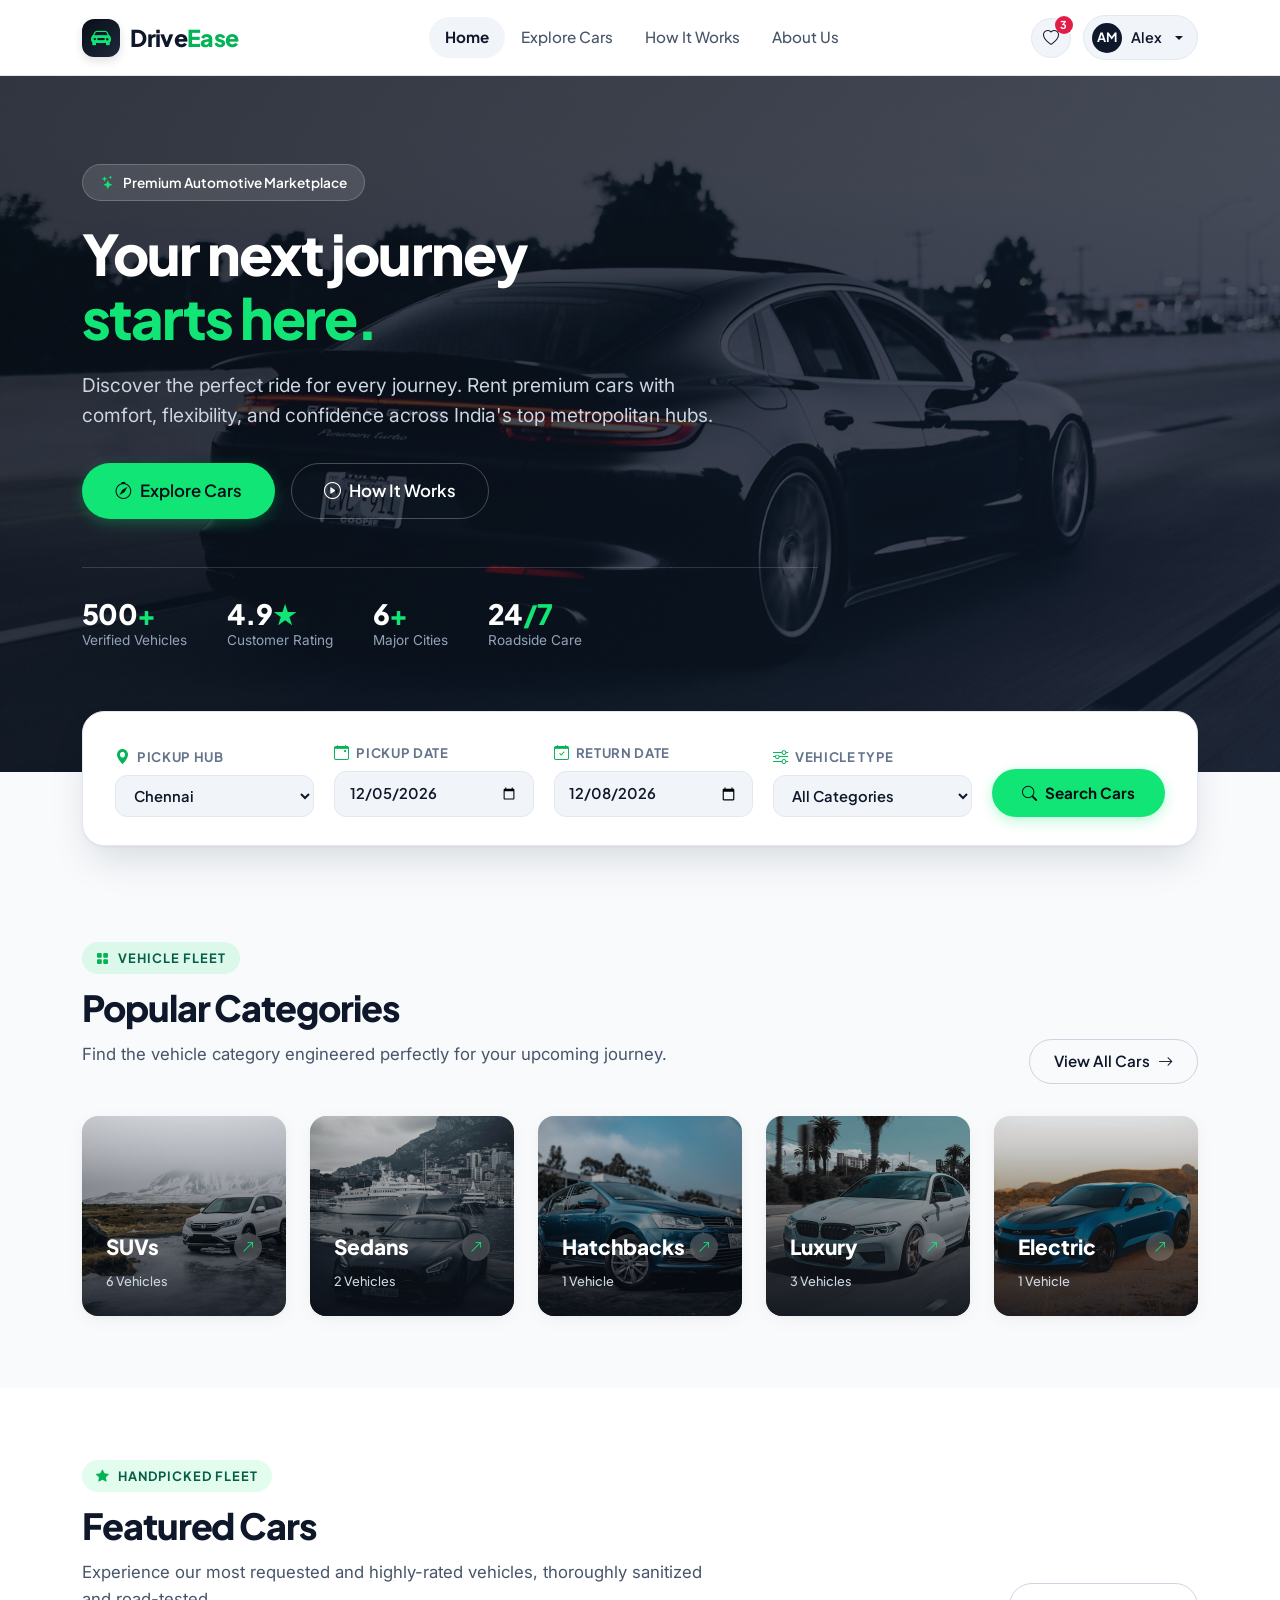
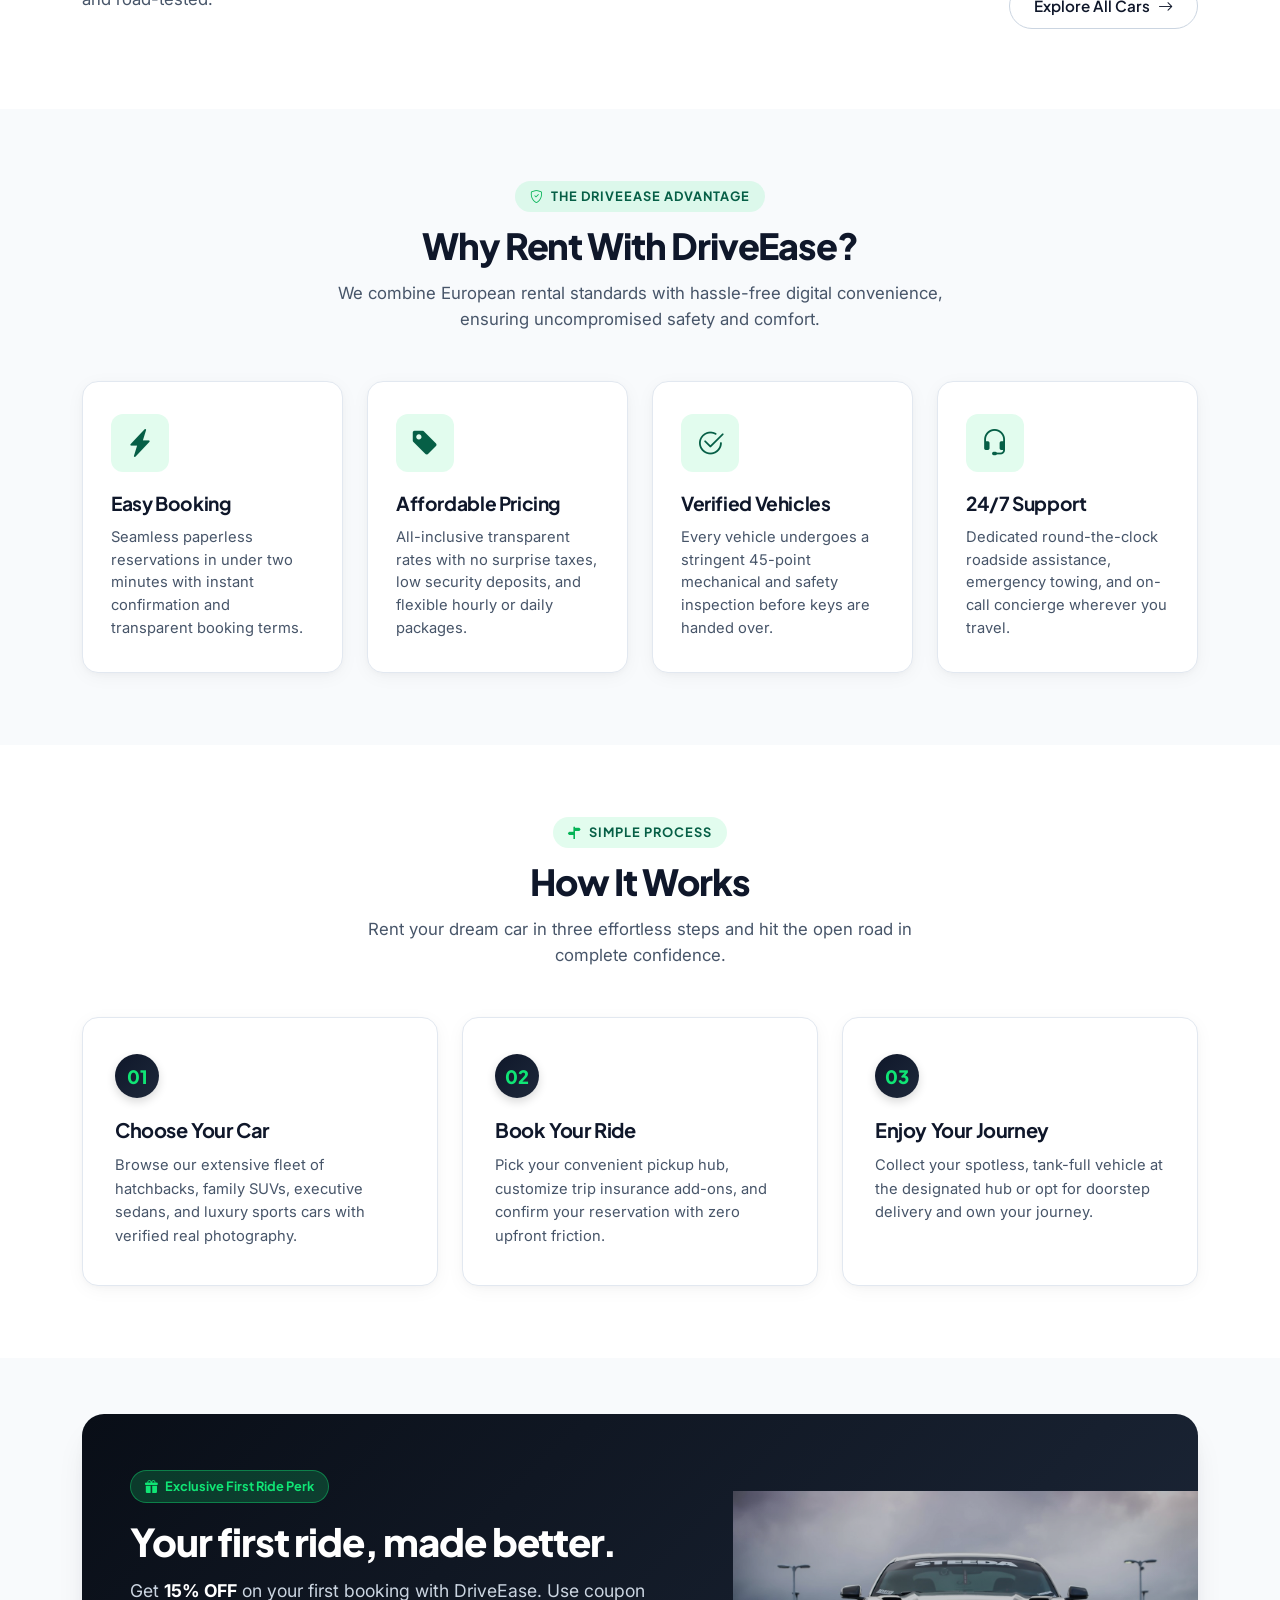
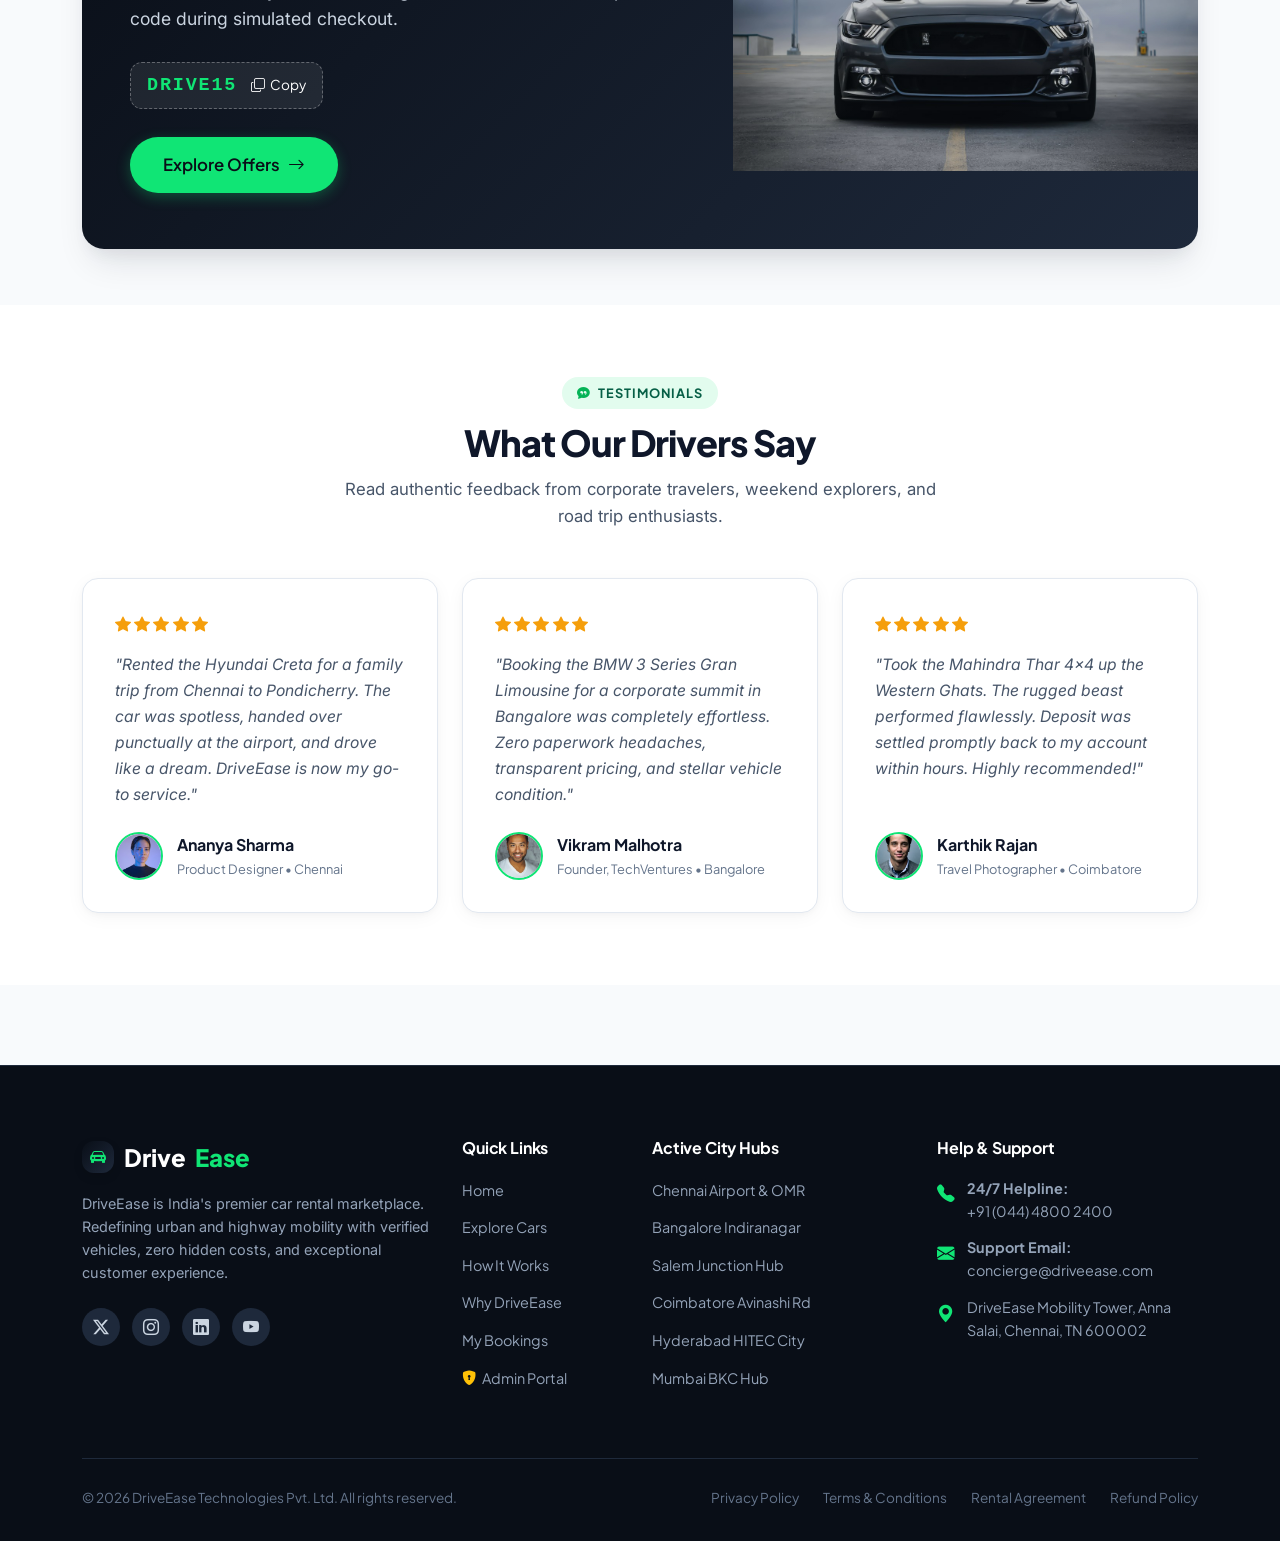
<file: index.html>
<!DOCTYPE html>
<html lang="en">
<head>
  <meta charset="UTF-8" />
  <meta name="viewport" content="width=device-width, initial-scale=1.0" />
  <title>DriveEase – Premium Car Rental Marketplace | Find your ride. Own the journey.</title>
  
  <!-- Favicon / Meta -->
  <meta name="description" content="DriveEase is India's premium car rental marketplace. Rent verified SUVs, sedans, luxury cars, and electric vehicles across Chennai, Bangalore, Mumbai, and more." />
  
  <!-- Google Fonts -->
  <link rel="preconnect" href="https://fonts.googleapis.com" />
  <link rel="preconnect" href="https://fonts.gstatic.com" crossorigin />
  <link href="https://fonts.googleapis.com/css2?family=Plus+Jakarta+Sans:wght@300;400;500;600;700;800&family=Inter:wght@400;500;600;700&display=swap" rel="stylesheet" />

  <!-- Bootstrap 5 CSS -->
  <link href="https://cdn.jsdelivr.net/npm/bootstrap@5.3.3/dist/css/bootstrap.min.css" rel="stylesheet" />

  <!-- Bootstrap Icons -->
  <link rel="stylesheet" href="https://cdn.jsdelivr.net/npm/bootstrap-icons@1.11.3/font/bootstrap-icons.min.css" />

  <!-- Custom CSS -->
  <link rel="stylesheet" href="css/style.css" />
  <link rel="stylesheet" href="css/home.css" />
</head>
<body>

  <!-- Sticky Navbar -->
  <nav class="navbar navbar-expand-lg de-navbar">
    <div class="container">
      <a class="navbar-brand brand-logo" href="index.html">
        <div class="brand-icon-box">
          <i class="bi bi-car-front-fill"></i>
        </div>
        <span class="brand-text">Drive<span>Ease</span></span>
      </a>

      <button class="navbar-toggler border-0 shadow-none" type="button" data-bs-toggle="collapse" data-bs-target="#driveNavbar" aria-controls="driveNavbar" aria-expanded="false" aria-label="Toggle navigation">
        <i class="bi bi-list fs-2 text-dark"></i>
      </button>

      <div class="collapse navbar-collapse" id="driveNavbar">
        <ul class="navbar-nav mx-auto mb-2 mb-lg-0">
          <li class="nav-item">
            <a class="nav-link" href="index.html">Home</a>
          </li>
          <li class="nav-item">
            <a class="nav-link" href="cars.html">Explore Cars</a>
          </li>
          <li class="nav-item">
            <a class="nav-link" href="#how-it-works">How It Works</a>
          </li>
          <li class="nav-item">
            <a class="nav-link" href="#why-driveease">About Us</a>
          </li>
        </ul>

        <div class="nav-actions">
          <!-- Wishlist quick link -->
          <a href="profile.html?tab=favorites" class="nav-wishlist-btn" title="View Saved Wishlist">
            <i class="bi bi-heart"></i>
            <span class="nav-wishlist-badge">0</span>
          </a>

          <!-- Dynamic Auth Container -->
          <div id="navAuthContainer" class="d-flex align-items-center gap-2">
            <a href="login.html" class="btn-drive-outline btn-sm-custom">Log In</a>
            <a href="register.html" class="btn-drive-lime btn-sm-custom">Sign Up</a>
          </div>
        </div>
      </div>
    </div>
  </nav>

  <!-- Hero Section -->
  <header class="hero-section">
    <div class="container">
      <div class="row align-items-center">
        <div class="col-lg-8">
          <div class="hero-badge">
            <i class="bi bi-stars"></i>
            <span>Premium Automotive Marketplace</span>
          </div>

          <h1 class="hero-title">
            Your next journey <br />
            <span>starts here.</span>
          </h1>

          <p class="hero-subtitle">
            Discover the perfect ride for every journey. Rent premium cars with comfort, flexibility, and confidence across India's top metropolitan hubs.
          </p>

          <div class="hero-cta-group">
            <a href="cars.html" class="btn-drive-lime btn-lg-custom">
              <i class="bi bi-compass"></i> Explore Cars
            </a>
            <a href="#how-it-works" class="btn-drive-outline btn-lg-custom text-white border-white border-opacity-25">
              <i class="bi bi-play-circle"></i> How It Works
            </a>
          </div>

          <!-- Hero Stats Strip -->
          <div class="hero-stats-row">
            <div class="hero-stat-item">
              <h4>500<span>+</span></h4>
              <p>Verified Vehicles</p>
            </div>
            <div class="hero-stat-item">
              <h4>4.9<span>★</span></h4>
              <p>Customer Rating</p>
            </div>
            <div class="hero-stat-item">
              <h4>6<span>+</span></h4>
              <p>Major Cities</p>
            </div>
            <div class="hero-stat-item">
              <h4>24<span>/7</span></h4>
              <p>Roadside Care</p>
            </div>
          </div>
        </div>
      </div>
    </div>
  </header>

  <!-- Floating Search Booking Widget -->
  <section class="container search-widget-wrapper">
    <div class="search-booking-card">
      <form id="heroSearchForm">
        <div class="search-form-row">
          <!-- Location -->
          <div class="search-field-group">
            <label class="search-field-label">
              <i class="bi bi-geo-alt-fill"></i> Pickup Hub
            </label>
            <select class="search-input-box" id="heroLocationSelect">
              <option value="All">All Locations</option>
              <option value="Chennai" selected>Chennai</option>
              <option value="Bangalore">Bangalore</option>
              <option value="Salem">Salem</option>
              <option value="Coimbatore">Coimbatore</option>
              <option value="Hyderabad">Hyderabad</option>
              <option value="Mumbai">Mumbai</option>
            </select>
          </div>

          <!-- Pickup Date -->
          <div class="search-field-group">
            <label class="search-field-label">
              <i class="bi bi-calendar-event"></i> Pickup Date
            </label>
            <input type="date" class="search-input-box" id="heroPickupDate" />
          </div>

          <!-- Return Date -->
          <div class="search-field-group">
            <label class="search-field-label">
              <i class="bi bi-calendar-check"></i> Return Date
            </label>
            <input type="date" class="search-input-box" id="heroReturnDate" />
          </div>

          <!-- Vehicle Type -->
          <div class="search-field-group">
            <label class="search-field-label">
              <i class="bi bi-sliders"></i> Vehicle Type
            </label>
            <select class="search-input-box" id="heroCategorySelect">
              <option value="All">All Categories</option>
              <option value="SUV">SUVs</option>
              <option value="Sedan">Sedans</option>
              <option value="Hatchback">Hatchbacks</option>
              <option value="Luxury">Luxury</option>
              <option value="Electric">Electric Cars</option>
            </select>
          </div>

          <!-- Search Button -->
          <div class="search-btn-container">
            <button type="submit" class="btn-drive-lime btn-search-submit">
              <i class="bi bi-search"></i> Search Cars
            </button>
          </div>
        </div>
      </form>
    </div>
  </section>

  <!-- Popular Categories -->
  <section class="py-5 mt-4">
    <div class="container py-4">
      <div class="d-flex flex-wrap align-items-end justify-content-between mb-4 pb-2">
        <div>
          <span class="section-tag"><i class="bi bi-grid-fill"></i> Vehicle Fleet</span>
          <h2 class="section-title">Popular Categories</h2>
          <p class="section-subtitle">Find the vehicle category engineered perfectly for your upcoming journey.</p>
        </div>
        <a href="cars.html" class="btn-drive-outline mt-2 mt-md-0">View All Cars <i class="bi bi-arrow-right"></i></a>
      </div>

      <div class="row g-4">
        <!-- SUV -->
        <div class="col-6 col-md-4 col-lg">
          <div class="category-card" onclick="window.location.href='cars.html?category=SUV'">
            <img src="assets/images/categories/suv.jpg" alt="SUVs" onerror="handleImageError(this, 'assets/images/placeholder-car.jpg')" />
            <div class="category-content">
              <div class="category-title">
                <span>SUVs</span>
                <div class="category-arrow-icon"><i class="bi bi-arrow-up-right"></i></div>
              </div>
              <span class="category-count">6 Vehicles</span>
            </div>
          </div>
        </div>

        <!-- Sedan -->
        <div class="col-6 col-md-4 col-lg">
          <div class="category-card" onclick="window.location.href='cars.html?category=Sedan'">
            <img src="assets/images/categories/sedan.jpg" alt="Sedans" onerror="handleImageError(this, 'assets/images/placeholder-car.jpg')" />
            <div class="category-content">
              <div class="category-title">
                <span>Sedans</span>
                <div class="category-arrow-icon"><i class="bi bi-arrow-up-right"></i></div>
              </div>
              <span class="category-count">2 Vehicles</span>
            </div>
          </div>
        </div>

        <!-- Hatchback -->
        <div class="col-6 col-md-4 col-lg">
          <div class="category-card" onclick="window.location.href='cars.html?category=Hatchback'">
            <img src="assets/images/categories/hatchback.jpg" alt="Hatchbacks" onerror="handleImageError(this, 'assets/images/placeholder-car.jpg')" />
            <div class="category-content">
              <div class="category-title">
                <span>Hatchbacks</span>
                <div class="category-arrow-icon"><i class="bi bi-arrow-up-right"></i></div>
              </div>
              <span class="category-count">1 Vehicle</span>
            </div>
          </div>
        </div>

        <!-- Luxury -->
        <div class="col-6 col-md-4 col-lg">
          <div class="category-card" onclick="window.location.href='cars.html?category=Luxury'">
            <img src="assets/images/categories/luxury.jpg" alt="Luxury" onerror="handleImageError(this, 'assets/images/placeholder-car.jpg')" />
            <div class="category-content">
              <div class="category-title">
                <span>Luxury</span>
                <div class="category-arrow-icon"><i class="bi bi-arrow-up-right"></i></div>
              </div>
              <span class="category-count">3 Vehicles</span>
            </div>
          </div>
        </div>

        <!-- Electric -->
        <div class="col-6 col-md-4 col-lg">
          <div class="category-card" onclick="window.location.href='cars.html?category=Electric'">
            <img src="assets/images/categories/electric.jpg" alt="Electric Cars" onerror="handleImageError(this, 'assets/images/placeholder-car.jpg')" />
            <div class="category-content">
              <div class="category-title">
                <span>Electric</span>
                <div class="category-arrow-icon"><i class="bi bi-arrow-up-right"></i></div>
              </div>
              <span class="category-count">1 Vehicle</span>
            </div>
          </div>
        </div>
      </div>
    </div>
  </section>

  <!-- Featured Cars Section -->
  <section class="py-5 bg-white">
    <div class="container py-4">
      <div class="d-flex flex-wrap align-items-end justify-content-between mb-4 pb-2">
        <div>
          <span class="section-tag"><i class="bi bi-star-fill"></i> Handpicked Fleet</span>
          <h2 class="section-title">Featured Cars</h2>
          <p class="section-subtitle">Experience our most requested and highly-rated vehicles, thoroughly sanitized and road-tested.</p>
        </div>
        <a href="cars.html" class="btn-drive-outline mt-2 mt-md-0">Explore All Cars <i class="bi bi-arrow-right"></i></a>
      </div>

      <div class="row g-4" id="homeFeaturedCarsContainer">
        <!-- Rendered dynamically by home script -->
      </div>
    </div>
  </section>

  <!-- Why DriveEase? -->
  <section class="py-5" id="why-driveease">
    <div class="container py-4">
      <div class="text-center mb-5">
        <span class="section-tag"><i class="bi bi-shield-check"></i> The DriveEase Advantage</span>
        <h2 class="section-title">Why Rent With DriveEase?</h2>
        <p class="section-subtitle mx-auto">We combine European rental standards with hassle-free digital convenience, ensuring uncompromised safety and comfort.</p>
      </div>

      <div class="row g-4">
        <div class="col-md-6 col-lg-3">
          <div class="feature-box">
            <div class="feature-icon-wrapper">
              <i class="bi bi-lightning-charge-fill"></i>
            </div>
            <h4>Easy Booking</h4>
            <p>Seamless paperless reservations in under two minutes with instant confirmation and transparent booking terms.</p>
          </div>
        </div>

        <div class="col-md-6 col-lg-3">
          <div class="feature-box">
            <div class="feature-icon-wrapper">
              <i class="bi bi-tag-fill"></i>
            </div>
            <h4>Affordable Pricing</h4>
            <p>All-inclusive transparent rates with no surprise taxes, low security deposits, and flexible hourly or daily packages.</p>
          </div>
        </div>

        <div class="col-md-6 col-lg-3">
          <div class="feature-box">
            <div class="feature-icon-wrapper">
              <i class="bi bi-check2-circle"></i>
            </div>
            <h4>Verified Vehicles</h4>
            <p>Every vehicle undergoes a stringent 45-point mechanical and safety inspection before keys are handed over.</p>
          </div>
        </div>

        <div class="col-md-6 col-lg-3">
          <div class="feature-box">
            <div class="feature-icon-wrapper">
              <i class="bi bi-headset"></i>
            </div>
            <h4>24/7 Support</h4>
            <p>Dedicated round-the-clock roadside assistance, emergency towing, and on-call concierge wherever you travel.</p>
          </div>
        </div>
      </div>
    </div>
  </section>

  <!-- How It Works (3 Steps) -->
  <section class="py-5 bg-white" id="how-it-works">
    <div class="container py-4">
      <div class="text-center mb-5">
        <span class="section-tag"><i class="bi bi-signpost-split-fill"></i> Simple Process</span>
        <h2 class="section-title">How It Works</h2>
        <p class="section-subtitle mx-auto">Rent your dream car in three effortless steps and hit the open road in complete confidence.</p>
      </div>

      <div class="row g-4">
        <div class="col-md-4">
          <div class="step-card">
            <div class="step-number-badge">01</div>
            <h4>Choose Your Car</h4>
            <p>Browse our extensive fleet of hatchbacks, family SUVs, executive sedans, and luxury sports cars with verified real photography.</p>
          </div>
        </div>

        <div class="col-md-4">
          <div class="step-card">
            <div class="step-number-badge">02</div>
            <h4>Book Your Ride</h4>
            <p>Pick your convenient pickup hub, customize trip insurance add-ons, and confirm your reservation with zero upfront friction.</p>
          </div>
        </div>

        <div class="col-md-4">
          <div class="step-card">
            <div class="step-number-badge">03</div>
            <h4>Enjoy Your Journey</h4>
            <p>Collect your spotless, tank-full vehicle at the designated hub or opt for doorstep delivery and own your journey.</p>
          </div>
        </div>
      </div>
    </div>
  </section>

  <!-- Promotional Offers Section -->
  <section class="py-5">
    <div class="container py-2">
      <div class="promo-banner-card">
        <div class="row align-items-center g-0">
          <div class="col-lg-7">
            <div class="promo-banner-content">
              <div class="promo-badge">
                <i class="bi bi-gift-fill"></i> Exclusive First Ride Perk
              </div>
              <h2 class="promo-heading">Your first ride, made better.</h2>
              <p class="promo-subtitle">
                Get <strong class="text-white">15% OFF</strong> on your first booking with DriveEase. Use coupon code during simulated checkout.
              </p>

              <div class="coupon-box">
                <span class="coupon-code" id="homeCouponCode">DRIVE15</span>
                <button class="btn-copy-code" id="btnCopyCoupon" title="Copy coupon code">
                  <i class="bi bi-copy"></i> Copy
                </button>
              </div>

              <div>
                <a href="cars.html" class="btn-drive-lime btn-lg-custom">
                  Explore Offers <i class="bi bi-arrow-right"></i>
                </a>
              </div>
            </div>
          </div>
          <div class="col-lg-5 d-none d-lg-block promo-img-col">
            <img src="assets/images/banner-promo.jpg" alt="DriveEase Promotional Banner" onerror="handleImageError(this, 'assets/images/hero-car.jpg')" />
          </div>
        </div>
      </div>
    </div>
  </section>

  <!-- Customer Testimonials -->
  <section class="py-5 bg-white">
    <div class="container py-4">
      <div class="text-center mb-5">
        <span class="section-tag"><i class="bi bi-chat-quote-fill"></i> Testimonials</span>
        <h2 class="section-title">What Our Drivers Say</h2>
        <p class="section-subtitle mx-auto">Read authentic feedback from corporate travelers, weekend explorers, and road trip enthusiasts.</p>
      </div>

      <div class="row g-4">
        <!-- Testimonial 1 -->
        <div class="col-md-4">
          <div class="testimonial-card">
            <div class="testimonial-stars">
              <i class="bi bi-star-fill"></i>
              <i class="bi bi-star-fill"></i>
              <i class="bi bi-star-fill"></i>
              <i class="bi bi-star-fill"></i>
              <i class="bi bi-star-fill"></i>
            </div>
            <p class="testimonial-text">
              "Rented the Hyundai Creta for a family trip from Chennai to Pondicherry. The car was spotless, handed over punctually at the airport, and drove like a dream. DriveEase is now my go-to service."
            </p>
            <div class="testimonial-author">
              <img src="assets/images/testimonials/avatar1.jpg" alt="Ananya Sharma" class="testimonial-avatar" onerror="handleImageError(this, 'assets/images/placeholder-car.jpg')" />
              <div>
                <div class="author-name">Ananya Sharma</div>
                <div class="author-role">Product Designer &bull; Chennai</div>
              </div>
            </div>
          </div>
        </div>

        <!-- Testimonial 2 -->
        <div class="col-md-4">
          <div class="testimonial-card">
            <div class="testimonial-stars">
              <i class="bi bi-star-fill"></i>
              <i class="bi bi-star-fill"></i>
              <i class="bi bi-star-fill"></i>
              <i class="bi bi-star-fill"></i>
              <i class="bi bi-star-fill"></i>
            </div>
            <p class="testimonial-text">
              "Booking the BMW 3 Series Gran Limousine for a corporate summit in Bangalore was completely effortless. Zero paperwork headaches, transparent pricing, and stellar vehicle condition."
            </p>
            <div class="testimonial-author">
              <img src="assets/images/testimonials/avatar2.jpg" alt="Vikram Malhotra" class="testimonial-avatar" onerror="handleImageError(this, 'assets/images/placeholder-car.jpg')" />
              <div>
                <div class="author-name">Vikram Malhotra</div>
                <div class="author-role">Founder, TechVentures &bull; Bangalore</div>
              </div>
            </div>
          </div>
        </div>

        <!-- Testimonial 3 -->
        <div class="col-md-4">
          <div class="testimonial-card">
            <div class="testimonial-stars">
              <i class="bi bi-star-fill"></i>
              <i class="bi bi-star-fill"></i>
              <i class="bi bi-star-fill"></i>
              <i class="bi bi-star-fill"></i>
              <i class="bi bi-star-fill"></i>
            </div>
            <p class="testimonial-text">
              "Took the Mahindra Thar 4x4 up the Western Ghats. The rugged beast performed flawlessly. Deposit was settled promptly back to my account within hours. Highly recommended!"
            </p>
            <div class="testimonial-author">
              <img src="assets/images/testimonials/avatar3.jpg" alt="Karthik Rajan" class="testimonial-avatar" onerror="handleImageError(this, 'assets/images/placeholder-car.jpg')" />
              <div>
                <div class="author-name">Karthik Rajan</div>
                <div class="author-role">Travel Photographer &bull; Coimbatore</div>
              </div>
            </div>
          </div>
        </div>
      </div>
    </div>
  </section>

  <!-- Footer -->
  <footer class="de-footer">
    <div class="container">
      <div class="row g-4">
        <!-- Brand Col -->
        <div class="col-lg-4 col-md-6">
          <div class="footer-brand-title">
            <div class="brand-icon-box" style="width: 32px; height: 32px; font-size: 1rem;">
              <i class="bi bi-car-front-fill"></i>
            </div>
            Drive<span>Ease</span>
          </div>
          <p class="footer-desc">
            DriveEase is India's premier car rental marketplace. Redefining urban and highway mobility with verified vehicles, zero hidden costs, and exceptional customer experience.
          </p>
          <div class="footer-social-links">
            <a href="#" class="social-circle-btn" aria-label="Twitter"><i class="bi bi-twitter-x"></i></a>
            <a href="#" class="social-circle-btn" aria-label="Instagram"><i class="bi bi-instagram"></i></a>
            <a href="#" class="social-circle-btn" aria-label="LinkedIn"><i class="bi bi-linkedin"></i></a>
            <a href="#" class="social-circle-btn" aria-label="YouTube"><i class="bi bi-youtube"></i></a>
          </div>
        </div>

        <!-- Quick Links -->
        <div class="col-lg-2 col-md-6 col-6">
          <h4 class="footer-heading">Quick Links</h4>
          <ul class="footer-nav-list">
            <li><a href="index.html">Home</a></li>
            <li><a href="cars.html">Explore Cars</a></li>
            <li><a href="#how-it-works">How It Works</a></li>
            <li><a href="#why-driveease">Why DriveEase</a></li>
            <li><a href="profile.html?tab=bookings">My Bookings</a></li>
            <li><a href="admin-login.html"><i class="bi bi-shield-lock-fill text-warning"></i> Admin Portal</a></li>
          </ul>
        </div>

        <!-- Vehicle Hubs -->
        <div class="col-lg-3 col-md-6 col-6">
          <h4 class="footer-heading">Active City Hubs</h4>
          <ul class="footer-nav-list">
            <li><a href="cars.html?location=Chennai">Chennai Airport & OMR</a></li>
            <li><a href="cars.html?location=Bangalore">Bangalore Indiranagar</a></li>
            <li><a href="cars.html?location=Salem">Salem Junction Hub</a></li>
            <li><a href="cars.html?location=Coimbatore">Coimbatore Avinashi Rd</a></li>
            <li><a href="cars.html?location=Hyderabad">Hyderabad HITEC City</a></li>
            <li><a href="cars.html?location=Mumbai">Mumbai BKC Hub</a></li>
          </ul>
        </div>

        <!-- Contact & Support -->
        <div class="col-lg-3 col-md-6">
          <h4 class="footer-heading">Help & Support</h4>
          <div class="footer-contact-item">
            <i class="bi bi-telephone-fill"></i>
            <div>
              <strong>24/7 Helpline:</strong><br />
              +91 (044) 4800 2400
            </div>
          </div>
          <div class="footer-contact-item">
            <i class="bi bi-envelope-fill"></i>
            <div>
              <strong>Support Email:</strong><br />
              concierge@driveease.com
            </div>
          </div>
          <div class="footer-contact-item">
            <i class="bi bi-geo-alt-fill"></i>
            <div>
              DriveEase Mobility Tower, Anna Salai, Chennai, TN 600002
            </div>
          </div>
        </div>
      </div>

      <!-- Bottom Bar -->
      <div class="footer-bottom">
        <div>
          &copy; 2026 DriveEase Technologies Pvt. Ltd. All rights reserved.
        </div>
        <div class="footer-bottom-links">
          <a href="#">Privacy Policy</a>
          <a href="#">Terms &amp; Conditions</a>
          <a href="#">Rental Agreement</a>
          <a href="#">Refund Policy</a>
        </div>
      </div>
    </div>
  </footer>

  <!-- Scripts -->
  <script src="https://cdn.jsdelivr.net/npm/bootstrap@5.3.3/dist/js/bootstrap.bundle.min.js"></script>
  <script src="js/cars-data.js"></script>
  <script src="js/main.js"></script>
  <script>
    // Homepage Specific Interactions
    document.addEventListener("DOMContentLoaded", () => {
      // 1. Setup Hero Dates
      const today = new Date();
      const tomorrow = new Date(today);
      tomorrow.setDate(tomorrow.getDate() + 1);
      const defReturn = new Date(today);
      defReturn.setDate(defReturn.getDate() + 4);

      const pickupInput = document.getElementById("heroPickupDate");
      const returnInput = document.getElementById("heroReturnDate");

      if (pickupInput && returnInput) {
        pickupInput.min = today.toISOString().split("T")[0];
        pickupInput.value = tomorrow.toISOString().split("T")[0];
        returnInput.min = pickupInput.value;
        returnInput.value = defReturn.toISOString().split("T")[0];

        pickupInput.addEventListener("change", () => {
          returnInput.min = pickupInput.value;
          if (new Date(returnInput.value) <= new Date(pickupInput.value)) {
            const next = new Date(pickupInput.value);
            next.setDate(next.getDate() + 1);
            returnInput.value = next.toISOString().split("T")[0];
          }
        });
      }

      // 2. Search Widget Submission -> Redirect to cars.html with query params
      const heroSearchForm = document.getElementById("heroSearchForm");
      if (heroSearchForm) {
        heroSearchForm.addEventListener("submit", (e) => {
          e.preventDefault();
          const location = document.getElementById("heroLocationSelect").value;
          const category = document.getElementById("heroCategorySelect").value;
          const pickup = pickupInput.value;
          const returnD = returnInput.value;

          const query = new URLSearchParams();
          if (location !== "All") query.set("location", location);
          if (category !== "All") query.set("category", category);
          if (pickup) query.set("pickup", pickup);
          if (returnD) query.set("return", returnD);

          window.location.href = `cars.html?${query.toString()}`;
        });
      }

      // 3. Render 6 Featured Cars
      const featuredContainer = document.getElementById("homeFeaturedCarsContainer");
      if (featuredContainer) {
        const featuredCars = CARS_DATABASE.filter(c => c.isFeatured).slice(0, 6);
        featuredContainer.innerHTML = featuredCars
          .map(car => generateCarCardHtml(car, "col-md-6 col-lg-4 mb-4"))
          .join("");
      }

      // 4. Promo Code Copy Button
      const copyBtn = document.getElementById("btnCopyCoupon");
      if (copyBtn) {
        copyBtn.addEventListener("click", () => {
          navigator.clipboard.writeText("DRIVE15").then(() => {
            showToast("Coupon code DRIVE15 copied to clipboard!", "success");
            copyBtn.innerHTML = '<i class="bi bi-check2"></i> Copied';
            setTimeout(() => {
              copyBtn.innerHTML = '<i class="bi bi-copy"></i> Copy';
            }, 2500);
          }).catch(() => {
            showToast("Use promo code DRIVE15 at checkout", "info");
          });
        });
      }
    });
  </script>
</body>
</html>
</file>
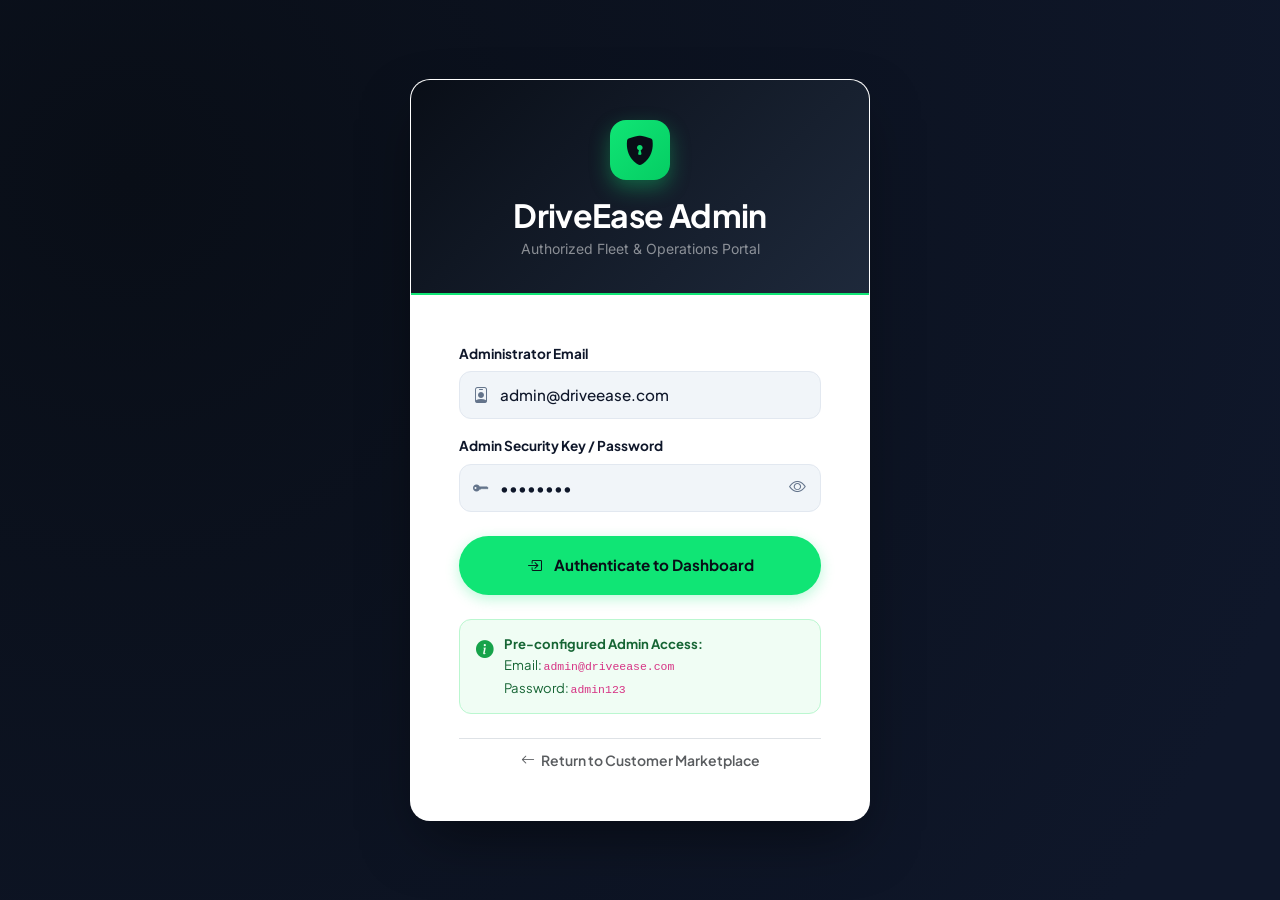
<file: admin-login.html>
<!DOCTYPE html>
<html lang="en">
<head>
  <meta charset="UTF-8" />
  <meta name="viewport" content="width=device-width, initial-scale=1.0" />
  <title>Admin Portal Login | DriveEase Fleet Administration</title>
  
  <meta name="description" content="Secure administrative access for DriveEase fleet management and reservation operations." />

  <!-- Google Fonts -->
  <link rel="preconnect" href="https://fonts.googleapis.com" />
  <link rel="preconnect" href="https://fonts.gstatic.com" crossorigin />
  <link href="https://fonts.googleapis.com/css2?family=Plus+Jakarta+Sans:wght@300;400;500;600;700;800&family=Inter:wght@400;500;600;700&display=swap" rel="stylesheet" />

  <!-- Bootstrap 5 CSS -->
  <link href="https://cdn.jsdelivr.net/npm/bootstrap@5.3.3/dist/css/bootstrap.min.css" rel="stylesheet" />

  <!-- Bootstrap Icons -->
  <link rel="stylesheet" href="https://cdn.jsdelivr.net/npm/bootstrap-icons@1.11.3/font/bootstrap-icons.min.css" />

  <!-- Custom CSS -->
  <link rel="stylesheet" href="css/style.css" />
  <link rel="stylesheet" href="css/auth.css" />
  <style>
    body.admin-login-body {
      background: radial-gradient(circle at 10% 20%, #090e17 0%, #0f172a 90%);
      min-height: 100vh;
      display: flex;
      align-items: center;
      justify-content: center;
      padding: 2rem 1rem;
    }
    .admin-login-card {
      background-color: #ffffff;
      border-radius: 20px;
      overflow: hidden;
      max-width: 460px;
      width: 100%;
      box-shadow: 0 25px 60px -15px rgba(0, 0, 0, 0.5);
      border: 1px solid rgba(255, 255, 255, 0.1);
    }
    .admin-login-header {
      background: linear-gradient(135deg, #090e17, #1e293b);
      color: #ffffff;
      padding: 2.5rem 2rem 2rem 2rem;
      text-align: center;
      border-bottom: 2px solid var(--accent-lime);
    }
    .admin-shield-icon {
      width: 60px;
      height: 60px;
      border-radius: 16px;
      background: linear-gradient(135deg, #10e575, #05cd63);
      color: #090e17;
      display: flex;
      align-items: center;
      justify-content: center;
      font-size: 1.85rem;
      margin: 0 auto 1rem auto;
      box-shadow: 0 8px 20px rgba(16, 229, 117, 0.35);
    }
  </style>
</head>
<body class="admin-login-body">

  <div class="admin-login-card">
    <!-- Header -->
    <div class="admin-login-header">
      <div class="admin-shield-icon">
        <i class="bi bi-shield-lock-fill"></i>
      </div>
      <h2 class="fw-bold mb-1 text-white">DriveEase Admin</h2>
      <p class="text-white-50 small mb-0">Authorized Fleet &amp; Operations Portal</p>
    </div>

    <!-- Form Body -->
    <div class="p-4 p-md-5">
      <form id="adminLoginForm" novalidate>
        <!-- Email -->
        <div class="auth-field-group mb-3">
          <label for="adminEmail" class="auth-label">Administrator Email</label>
          <div class="auth-input-wrapper">
            <i class="bi bi-person-badge field-icon"></i>
            <input 
              type="email" 
              id="adminEmail" 
              class="auth-input-control" 
              placeholder="admin@driveease.com" 
              value="admin@driveease.com" 
              required 
            />
          </div>
          <div class="auth-error-feedback" id="adminEmailError"></div>
        </div>

        <!-- Password -->
        <div class="auth-field-group mb-4">
          <label for="adminPassword" class="auth-label">Admin Security Key / Password</label>
          <div class="auth-input-wrapper">
            <i class="bi bi-key-fill field-icon"></i>
            <input 
              type="password" 
              id="adminPassword" 
              class="auth-input-control" 
              placeholder="Enter admin password" 
              value="admin123" 
              required 
            />
            <button type="button" class="btn-toggle-password" data-target="adminPassword" aria-label="Toggle password view">
              <i class="bi bi-eye"></i>
            </button>
          </div>
          <div class="auth-error-feedback" id="adminPasswordError"></div>
        </div>

        <!-- Submit Button -->
        <button type="submit" class="btn-drive-lime w-100 py-3 fw-bold" id="btnAdminLogin">
          <i class="bi bi-box-arrow-in-right me-1"></i> Authenticate to Dashboard
        </button>
      </form>

      <!-- Demo Credentials Hint Box -->
      <div class="demo-hint-box mt-4">
        <i class="bi bi-info-circle-fill"></i>
        <div>
          <strong>Pre-configured Admin Access:</strong><br />
          Email: <code>admin@driveease.com</code><br />
          Password: <code>admin123</code>
        </div>
      </div>

      <div class="text-center mt-4 pt-2 border-top">
        <a href="index.html" class="text-decoration-none small text-muted fw-semibold">
          <i class="bi bi-arrow-left me-1"></i> Return to Customer Marketplace
        </a>
      </div>
    </div>
  </div>

  <!-- Scripts -->
  <script src="https://cdn.jsdelivr.net/npm/bootstrap@5.3.3/dist/js/bootstrap.bundle.min.js"></script>
  <script src="js/main.js"></script>
  <script>
    document.addEventListener("DOMContentLoaded", () => {
      // Toggle password
      const toggleBtn = document.querySelector(".btn-toggle-password");
      if (toggleBtn) {
        toggleBtn.addEventListener("click", () => {
          const input = document.getElementById("adminPassword");
          const icon = toggleBtn.querySelector("i");
          if (input.type === "password") {
            input.type = "text";
            icon.classList.replace("bi-eye", "bi-eye-slash");
          } else {
            input.type = "password";
            icon.classList.replace("bi-eye-slash", "bi-eye");
          }
        });
      }

      // Handle Admin Login
      const form = document.getElementById("adminLoginForm");
      form.addEventListener("submit", async (e) => {
        e.preventDefault();

        const email = document.getElementById("adminEmail").value.trim();
        const password = document.getElementById("adminPassword").value.trim();
        const emailErr = document.getElementById("adminEmailError");
        const passErr = document.getElementById("adminPasswordError");

        emailErr.classList.remove("visible");
        passErr.classList.remove("visible");

        if (!email) {
          emailErr.textContent = "Admin email is required.";
          emailErr.classList.add("visible");
          return;
        }

        if (!password) {
          passErr.textContent = "Password is required.";
          passErr.classList.add("visible");
          return;
        }

        const loginBtn = document.getElementById("btnAdminLogin");
        loginBtn.innerHTML = '<span class="spinner-border spinner-border-sm me-2"></span> Authenticating...';
        loginBtn.disabled = true;

        try {
          // Attempt backend API login first
          const res = await fetch("/api/admin/login", {
            method: "POST",
            headers: { "Content-Type": "application/json" },
            body: JSON.stringify({ email, password })
          });

          if (res.ok) {
            const data = await res.json();
            localStorage.setItem("driveease_admin_token", data.token);
            localStorage.setItem("driveease_admin_user", JSON.stringify(data.user));
            showToast("Admin authenticated successfully!", "success");
            setTimeout(() => (window.location.href = "admin.html"), 1000);
            return;
          }
        } catch (err) {
          // Fallback to client-side verification if server API not active
        }

        // Local credential check
        if (email === "admin@driveease.com" && password === "admin123") {
          localStorage.setItem("driveease_admin_token", "admin_jwt_secret_token_driveease_2026");
          localStorage.setItem("driveease_admin_user", JSON.stringify({
            name: "Chief Fleet Admin",
            email: "admin@driveease.com",
            role: "Super Admin",
            avatar: "AD"
          }));
          showToast("Admin access granted. Welcome to Command Center!", "success");
          setTimeout(() => (window.location.href = "admin.html"), 1000);
        } else {
          loginBtn.innerHTML = '<i class="bi bi-box-arrow-in-right me-1"></i> Authenticate to Dashboard';
          loginBtn.disabled = false;
          passErr.textContent = "Invalid administrator credentials. Please check details.";
          passErr.classList.add("visible");
          showToast("Access Denied: Invalid credentials.", "error");
        }
      });
    });
  </script>
</body>
</html>
</file>
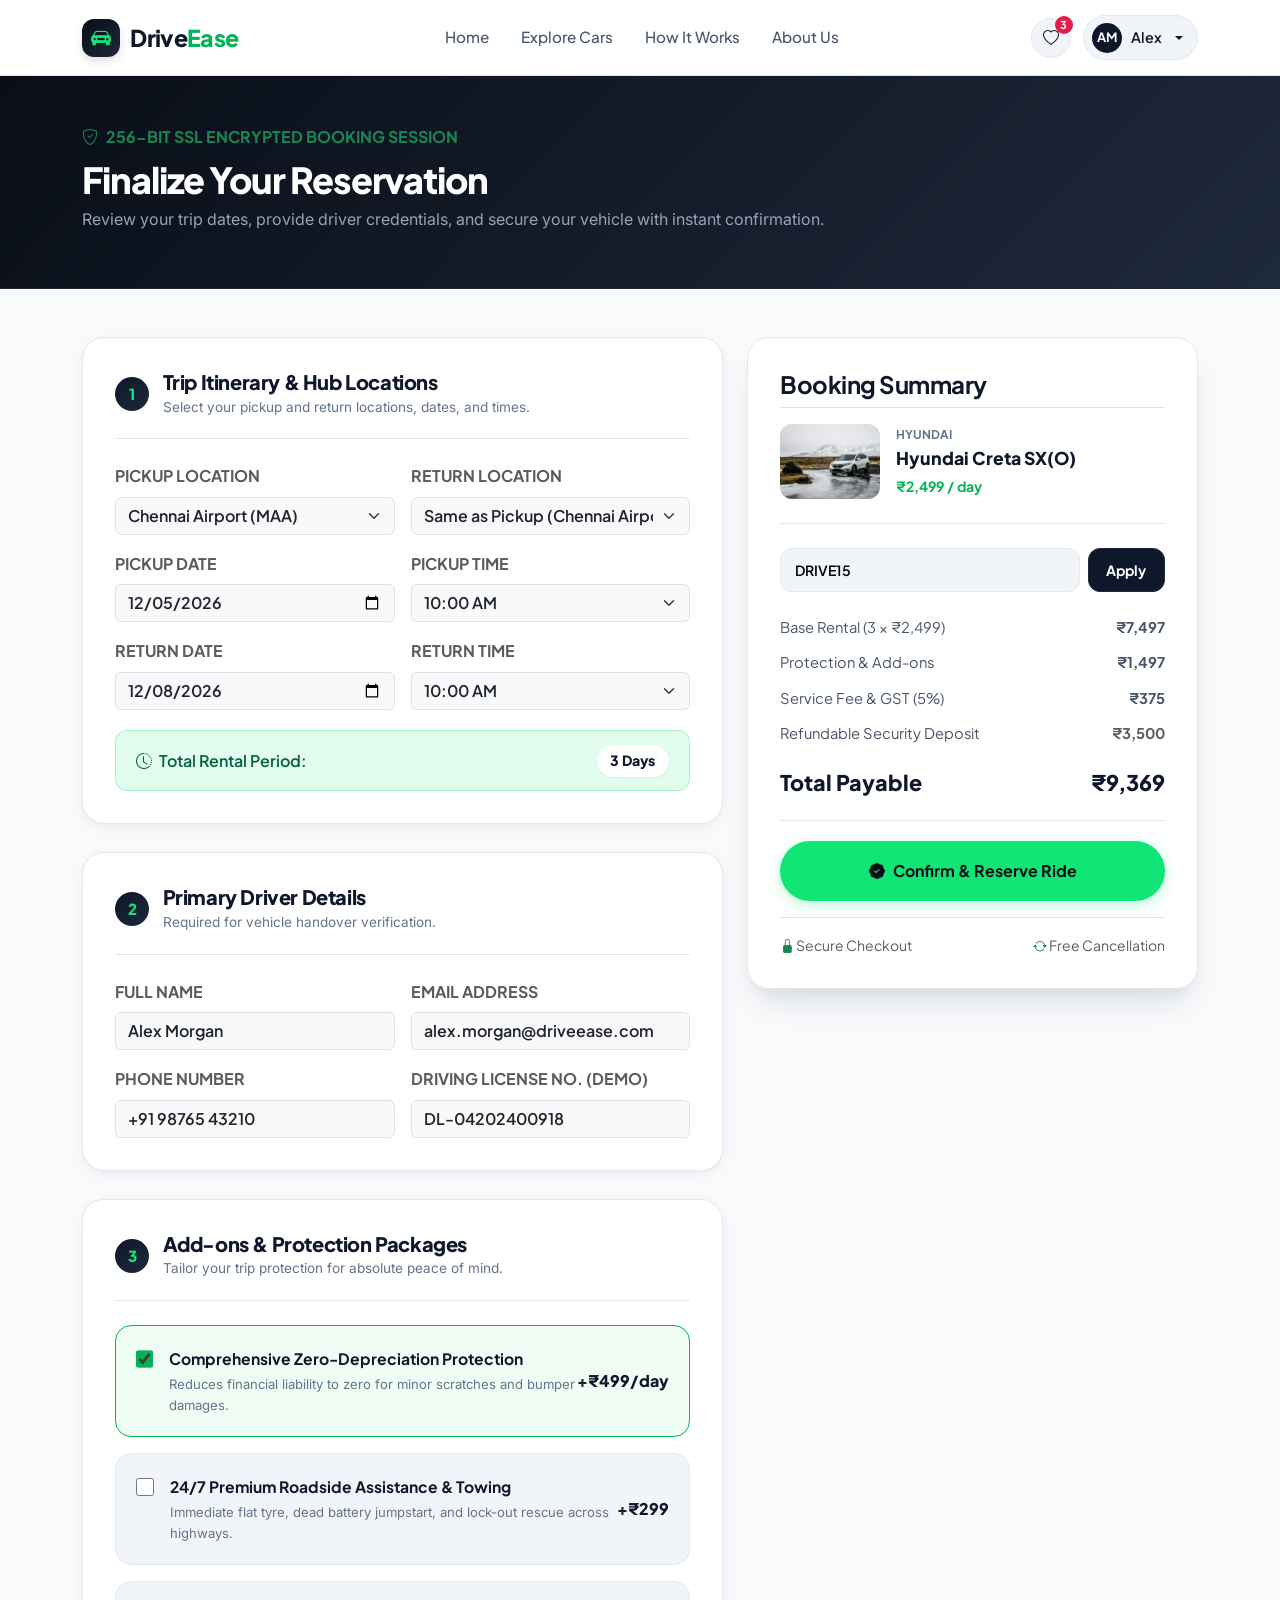
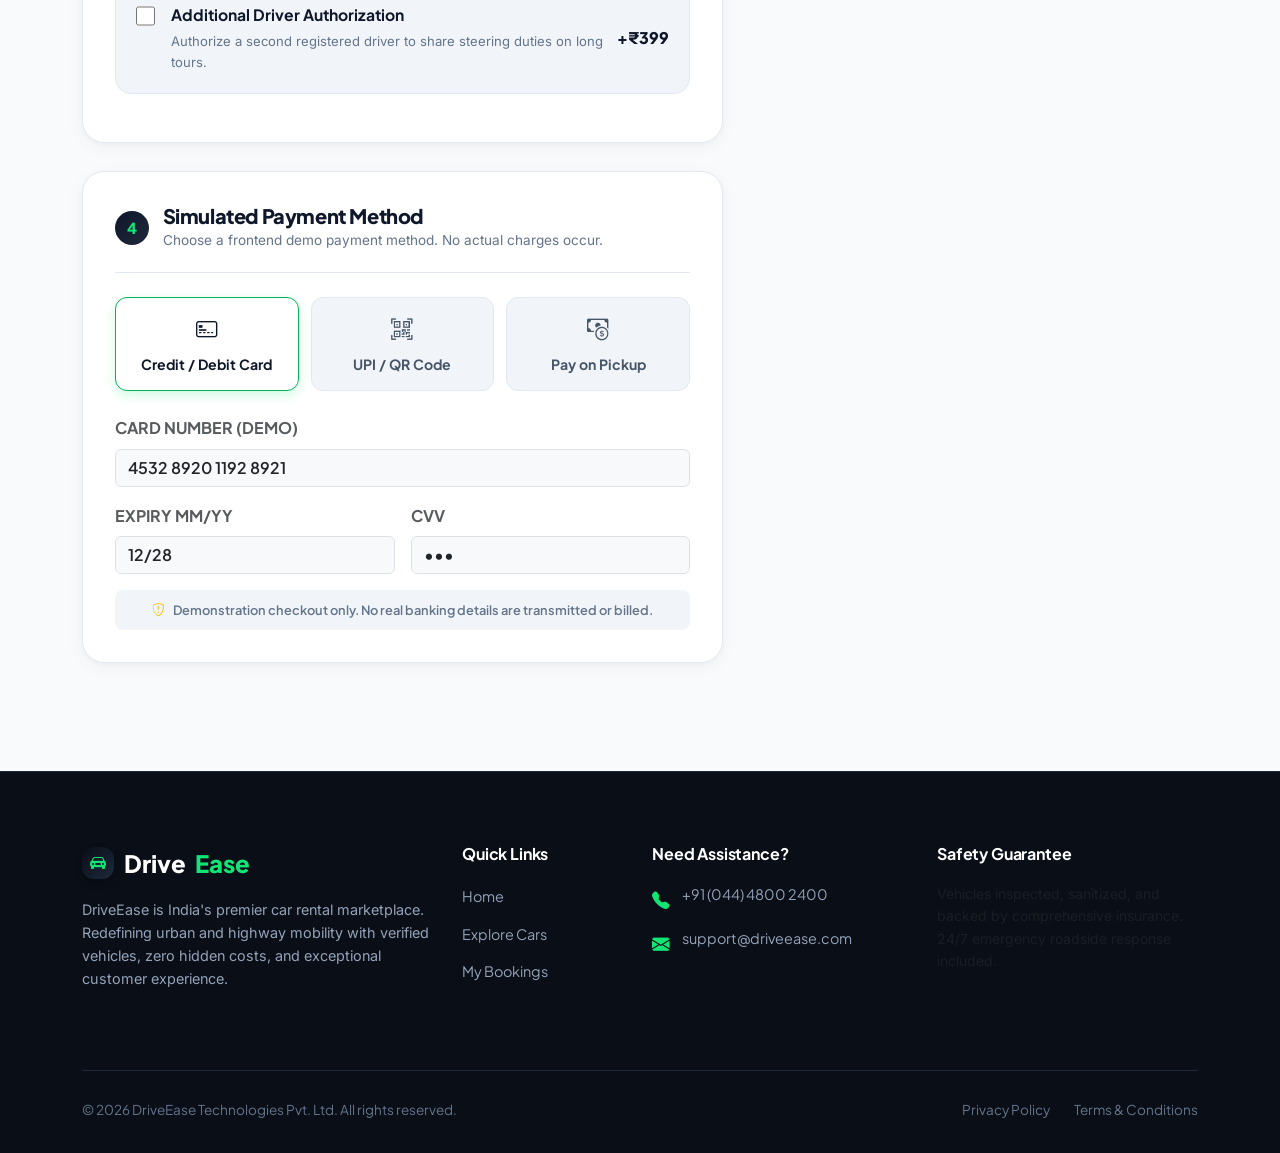
<file: booking.html>
<!DOCTYPE html>
<html lang="en">
<head>
  <meta charset="UTF-8" />
  <meta name="viewport" content="width=device-width, initial-scale=1.0" />
  <title>Complete Reservation | DriveEase Premium Fleet</title>
  
  <meta name="description" content="Complete your vehicle reservation with transparent pricing, instant confirmation, and flexible demo payment options." />

  <!-- Google Fonts -->
  <link rel="preconnect" href="https://fonts.googleapis.com" />
  <link rel="preconnect" href="https://fonts.gstatic.com" crossorigin />
  <link href="https://fonts.googleapis.com/css2?family=Plus+Jakarta+Sans:wght@300;400;500;600;700;800&family=Inter:wght@400;500;600;700&display=swap" rel="stylesheet" />

  <!-- Bootstrap 5 CSS -->
  <link href="https://cdn.jsdelivr.net/npm/bootstrap@5.3.3/dist/css/bootstrap.min.css" rel="stylesheet" />

  <!-- Bootstrap Icons -->
  <link rel="stylesheet" href="https://cdn.jsdelivr.net/npm/bootstrap-icons@1.11.3/font/bootstrap-icons.min.css" />

  <!-- Custom CSS -->
  <link rel="stylesheet" href="css/style.css" />
  <link rel="stylesheet" href="css/booking.css" />
</head>
<body>

  <!-- Sticky Navbar -->
  <nav class="navbar navbar-expand-lg de-navbar">
    <div class="container">
      <a class="navbar-brand brand-logo" href="index.html">
        <div class="brand-icon-box">
          <i class="bi bi-car-front-fill"></i>
        </div>
        <span class="brand-text">Drive<span>Ease</span></span>
      </a>

      <button class="navbar-toggler border-0 shadow-none" type="button" data-bs-toggle="collapse" data-bs-target="#driveNavbar" aria-controls="driveNavbar" aria-expanded="false" aria-label="Toggle navigation">
        <i class="bi bi-list fs-2 text-dark"></i>
      </button>

      <div class="collapse navbar-collapse" id="driveNavbar">
        <ul class="navbar-nav mx-auto mb-2 mb-lg-0">
          <li class="nav-item">
            <a class="nav-link" href="index.html">Home</a>
          </li>
          <li class="nav-item">
            <a class="nav-link" href="cars.html">Explore Cars</a>
          </li>
          <li class="nav-item">
            <a class="nav-link" href="index.html#how-it-works">How It Works</a>
          </li>
          <li class="nav-item">
            <a class="nav-link" href="index.html#why-driveease">About Us</a>
          </li>
        </ul>

        <div class="nav-actions">
          <a href="profile.html?tab=favorites" class="nav-wishlist-btn" title="View Saved Wishlist">
            <i class="bi bi-heart"></i>
            <span class="nav-wishlist-badge">0</span>
          </a>

          <div id="navAuthContainer" class="d-flex align-items-center gap-2">
            <!-- Rendered by main.js -->
          </div>
        </div>
      </div>
    </div>
  </nav>

  <!-- Page Header -->
  <header class="booking-page-header">
    <div class="container">
      <div class="d-flex align-items-center gap-2 text-success mb-2 fw-bold text-xs text-uppercase letter-spacing-1">
        <i class="bi bi-shield-check"></i> 256-Bit SSL Encrypted Booking Session
      </div>
      <h1 class="booking-header-title">Finalize Your Reservation</h1>
      <p class="booking-header-subtitle">
        Review your trip dates, provide driver credentials, and secure your vehicle with instant confirmation.
      </p>
    </div>
  </header>

  <!-- Checkout Container -->
  <main class="container my-5">
    <form id="checkoutForm" novalidate>
      <div class="row g-4">
        
        <!-- Left Column: Checkout Steps (Col 7) -->
        <div class="col-lg-7">
          
          <!-- Step 1: Trip Itinerary -->
          <div class="booking-section-card">
            <div class="booking-section-header">
              <div class="booking-step-num">1</div>
              <div>
                <h3 class="booking-section-title">Trip Itinerary &amp; Hub Locations</h3>
                <p class="booking-section-desc">Select your pickup and return locations, dates, and times.</p>
              </div>
            </div>

            <div class="row g-3">
              <!-- Pickup Hub -->
              <div class="col-md-6">
                <label for="bookingPickupLocation" class="form-label fw-bold text-xs text-uppercase text-muted">Pickup Location</label>
                <select class="form-select bg-light border fw-semibold" id="bookingPickupLocation" required>
                  <option value="Chennai Airport (MAA)" selected>Chennai Airport (MAA)</option>
                  <option value="Chennai OMR Tech Corridor">Chennai OMR Tech Corridor</option>
                  <option value="Bangalore Indiranagar Hub">Bangalore Indiranagar Hub</option>
                  <option value="Bangalore Airport (BLR)">Bangalore Airport (BLR)</option>
                  <option value="Salem Junction Hub">Salem Junction Hub</option>
                  <option value="Coimbatore Avinashi Road">Coimbatore Avinashi Road</option>
                  <option value="Hyderabad HITEC City">Hyderabad HITEC City</option>
                  <option value="Mumbai Airport Terminal 2">Mumbai Airport Terminal 2</option>
                </select>
              </div>

              <!-- Return Hub -->
              <div class="col-md-6">
                <label for="bookingReturnLocation" class="form-label fw-bold text-xs text-uppercase text-muted">Return Location</label>
                <select class="form-select bg-light border fw-semibold" id="bookingReturnLocation" required>
                  <option value="Chennai Airport (MAA)" selected>Same as Pickup (Chennai Airport)</option>
                  <option value="Chennai OMR Tech Corridor">Chennai OMR Tech Corridor</option>
                  <option value="Bangalore Indiranagar Hub">Bangalore Indiranagar Hub</option>
                  <option value="Coimbatore Avinashi Road">Coimbatore Avinashi Road</option>
                  <option value="Hyderabad HITEC City">Hyderabad HITEC City</option>
                  <option value="Mumbai Airport Terminal 2">Mumbai Airport Terminal 2</option>
                </select>
              </div>

              <!-- Pickup Date & Time -->
              <div class="col-md-6">
                <label for="bookingPickupDate" class="form-label fw-bold text-xs text-uppercase text-muted">Pickup Date</label>
                <input type="date" class="form-control bg-light border fw-semibold" id="bookingPickupDate" required />
              </div>

              <div class="col-md-6">
                <label for="bookingPickupTime" class="form-label fw-bold text-xs text-uppercase text-muted">Pickup Time</label>
                <select class="form-select bg-light border fw-semibold" id="bookingPickupTime">
                  <option value="09:00 AM">09:00 AM</option>
                  <option value="10:00 AM" selected>10:00 AM</option>
                  <option value="12:00 PM">12:00 PM</option>
                  <option value="02:00 PM">02:00 PM</option>
                  <option value="06:00 PM">06:00 PM</option>
                  <option value="09:00 PM">09:00 PM</option>
                </select>
              </div>

              <!-- Return Date & Time -->
              <div class="col-md-6">
                <label for="bookingReturnDate" class="form-label fw-bold text-xs text-uppercase text-muted">Return Date</label>
                <input type="date" class="form-control bg-light border fw-semibold" id="bookingReturnDate" required />
              </div>

              <div class="col-md-6">
                <label for="bookingReturnTime" class="form-label fw-bold text-xs text-uppercase text-muted">Return Time</label>
                <select class="form-select bg-light border fw-semibold" id="bookingReturnTime">
                  <option value="09:00 AM">09:00 AM</option>
                  <option value="10:00 AM" selected>10:00 AM</option>
                  <option value="12:00 PM">12:00 PM</option>
                  <option value="02:00 PM">02:00 PM</option>
                  <option value="06:00 PM">06:00 PM</option>
                  <option value="09:00 PM">09:00 PM</option>
                </select>
              </div>
            </div>

            <!-- Rental Duration Banner -->
            <div class="rental-duration-banner">
              <div>
                <i class="bi bi-clock-history me-1"></i> Total Rental Period:
              </div>
              <span class="duration-days-badge" id="durationDaysBadge">3 Days</span>
            </div>
          </div>

          <!-- Step 2: Driver Information -->
          <div class="booking-section-card">
            <div class="booking-section-header">
              <div class="booking-step-num">2</div>
              <div>
                <h3 class="booking-section-title">Primary Driver Details</h3>
                <p class="booking-section-desc">Required for vehicle handover verification.</p>
              </div>
            </div>

            <div class="row g-3">
              <div class="col-md-6">
                <label for="custFullName" class="form-label fw-bold text-xs text-uppercase text-muted">Full Name</label>
                <input type="text" class="form-control bg-light border fw-semibold" id="custFullName" placeholder="e.g. Alex Morgan" required />
              </div>

              <div class="col-md-6">
                <label for="custEmail" class="form-label fw-bold text-xs text-uppercase text-muted">Email Address</label>
                <input type="email" class="form-control bg-light border fw-semibold" id="custEmail" placeholder="e.g. alex@example.com" required />
              </div>

              <div class="col-md-6">
                <label for="custPhone" class="form-label fw-bold text-xs text-uppercase text-muted">Phone Number</label>
                <input type="tel" class="form-control bg-light border fw-semibold" id="custPhone" placeholder="+91 98765 43210" required />
              </div>

              <div class="col-md-6">
                <label for="custLicense" class="form-label fw-bold text-xs text-uppercase text-muted">Driving License No. (Demo)</label>
                <input type="text" class="form-control bg-light border fw-semibold" id="custLicense" placeholder="DL-04202400918" value="DL-04202400918" />
              </div>
            </div>
          </div>

          <!-- Step 3: Protection & Extras -->
          <div class="booking-section-card">
            <div class="booking-section-header">
              <div class="booking-step-num">3</div>
              <div>
                <h3 class="booking-section-title">Add-ons &amp; Protection Packages</h3>
                <p class="booking-section-desc">Tailor your trip protection for absolute peace of mind.</p>
              </div>
            </div>

            <!-- Zero-Dep Insurance -->
            <label class="addon-item-box selected">
              <div class="addon-info-left">
                <input type="checkbox" id="addonInsurance" checked />
                <div>
                  <div class="addon-title">Comprehensive Zero-Depreciation Protection</div>
                  <p class="addon-desc">Reduces financial liability to zero for minor scratches and bumper damages.</p>
                </div>
              </div>
              <div class="addon-price-tag">+₹499/day</div>
            </label>

            <!-- 24/7 Roadside Assistance -->
            <label class="addon-item-box">
              <div class="addon-info-left">
                <input type="checkbox" id="addonRoadside" />
                <div>
                  <div class="addon-title">24/7 Premium Roadside Assistance &amp; Towing</div>
                  <p class="addon-desc">Immediate flat tyre, dead battery jumpstart, and lock-out rescue across highways.</p>
                </div>
              </div>
              <div class="addon-price-tag">+₹299</div>
            </label>

            <!-- Extra Driver -->
            <label class="addon-item-box">
              <div class="addon-info-left">
                <input type="checkbox" id="addonDriver" />
                <div>
                  <div class="addon-title">Additional Driver Authorization</div>
                  <p class="addon-desc">Authorize a second registered driver to share steering duties on long tours.</p>
                </div>
              </div>
              <div class="addon-price-tag">+₹399</div>
            </label>
          </div>

          <!-- Step 4: Demo Payment Mode -->
          <div class="booking-section-card">
            <div class="booking-section-header">
              <div class="booking-step-num">4</div>
              <div>
                <h3 class="booking-section-title">Simulated Payment Method</h3>
                <p class="booking-section-desc">Choose a frontend demo payment method. No actual charges occur.</p>
              </div>
            </div>

            <!-- Payment Tabs -->
            <div class="payment-nav-tabs">
              <button type="button" class="payment-tab-btn active" data-target="tabCreditCard">
                <i class="bi bi-credit-card-2-front"></i>
                <span>Credit / Debit Card</span>
              </button>
              <button type="button" class="payment-tab-btn" data-target="tabUPI">
                <i class="bi bi-qr-code-scan"></i>
                <span>UPI / QR Code</span>
              </button>
              <button type="button" class="payment-tab-btn" data-target="tabPayLater">
                <i class="bi bi-cash-coin"></i>
                <span>Pay on Pickup</span>
              </button>
            </div>

            <!-- Tab 1: Card Dummy Form -->
            <div class="payment-pane active" id="tabCreditCard">
              <div class="row g-3">
                <div class="col-12">
                  <label class="form-label text-xs fw-bold text-uppercase text-muted">Card Number (Demo)</label>
                  <input type="text" class="form-control bg-light border fw-semibold" placeholder="4532 &bull;&bull;&bull;&bull; &bull;&bull;&bull;&bull; 8921" value="4532 8920 1192 8921" />
                </div>
                <div class="col-6">
                  <label class="form-label text-xs fw-bold text-uppercase text-muted">Expiry MM/YY</label>
                  <input type="text" class="form-control bg-light border fw-semibold" placeholder="12/28" value="12/28" />
                </div>
                <div class="col-6">
                  <label class="form-label text-xs fw-bold text-uppercase text-muted">CVV</label>
                  <input type="password" class="form-control bg-light border fw-semibold" placeholder="&bull;&bull;&bull;" value="321" />
                </div>
              </div>
            </div>

            <!-- Tab 2: UPI Dummy Form -->
            <div class="payment-pane" id="tabUPI">
              <div class="p-3 bg-light rounded text-center border">
                <i class="bi bi-upc-scan fs-1 text-success mb-2 d-block"></i>
                <h6 class="fw-bold mb-1">Instant UPI Transfer (Demo)</h6>
                <p class="small text-muted mb-2">Simulated payment via Google Pay, PhonePe, or Paytm UPI ID.</p>
                <input type="text" class="form-control text-center mx-auto" style="max-width: 320px;" placeholder="username@okhdfcbank" value="driver@okaxis" />
              </div>
            </div>

            <!-- Tab 3: Pay Later -->
            <div class="payment-pane" id="tabPayLater">
              <div class="p-3 bg-light rounded border text-center">
                <i class="bi bi-check-circle-fill text-success fs-1 mb-2 d-block"></i>
                <h6 class="fw-bold mb-1">Zero Upfront Payment Required</h6>
                <p class="small text-muted mb-0">Confirm your reservation now with ₹0 today. Pay when you inspect and collect the car keys at the hub.</p>
              </div>
            </div>

            <div class="demo-safe-badge mt-3">
              <i class="bi bi-shield-exclamation text-warning"></i>
              <span>Demonstration checkout only. No real banking details are transmitted or billed.</span>
            </div>
          </div>

        </div>

        <!-- Right Column: Sticky Summary & Price Calculation (Col 5) -->
        <div class="col-lg-5">
          <div class="checkout-summary-card">
            <h4 class="fw-bold mb-3 pb-2 border-bottom">Booking Summary</h4>

            <!-- Selected Vehicle Info -->
            <div class="summary-car-card">
              <img 
                id="summaryCarImg" 
                src="assets/images/placeholder-car.jpg" 
                alt="Selected Vehicle" 
                class="summary-car-thumb" 
              />
              <div class="summary-car-info">
                <div class="summary-car-brand" id="summaryCarBrand">HYUNDAI</div>
                <div class="summary-car-name" id="summaryCarName">Creta SX(O)</div>
                <div class="summary-car-rate" id="summaryCarRate">₹2,499 / day</div>
              </div>
            </div>

            <!-- Promo Code Input -->
            <div class="promo-input-group">
              <input 
                type="text" 
                id="promoCodeInput" 
                class="promo-input" 
                placeholder="PROMO CODE (e.g. DRIVE15)" 
                value="DRIVE15" 
              />
              <button type="button" class="btn-drive-dark btn-apply-promo" id="btnApplyPromo">
                Apply
              </button>
            </div>

            <!-- Price Breakdown Rows -->
            <div class="price-breakdown-list">
              <div class="price-row">
                <span>Base Rental (<span id="summaryDaysCount">3 × ₹2,499</span>)</span>
                <span class="fw-bold" id="summaryBaseRental">₹7,497</span>
              </div>
              <div class="price-row">
                <span>Protection &amp; Add-ons</span>
                <span class="fw-bold" id="summaryInsuranceFee">₹1,497</span>
              </div>
              <div class="price-row">
                <span>Service Fee &amp; GST (5%)</span>
                <span class="fw-bold" id="summaryServiceFee">₹375</span>
              </div>
              <div class="price-row discount-row" id="summaryDiscountRow" style="display: none;">
                <span>Promo Discount (<span class="text-uppercase" id="appliedPromoLabel">DRIVE15</span>)</span>
                <span class="fw-bold" id="summaryDiscountAmount">-₹1,125</span>
              </div>
              <div class="price-row">
                <span>Refundable Security Deposit</span>
                <span class="fw-bold text-muted" id="summaryDepositAmount">₹3,500</span>
              </div>
              <div class="price-row total-row">
                <span>Total Payable</span>
                <span class="total-amount" id="summaryTotalAmount">₹8,244</span>
              </div>
            </div>

            <!-- Confirm Booking CTA -->
            <button type="submit" class="btn-drive-lime w-100 py-3 fs-6 fw-bold">
              <i class="bi bi-patch-check-fill"></i> Confirm &amp; Reserve Ride
            </button>

            <!-- Satisfaction Badges -->
            <div class="d-flex justify-content-between align-items-center mt-3 pt-3 border-top text-muted small">
              <div><i class="bi bi-lock-fill text-success"></i> Secure Checkout</div>
              <div><i class="bi bi-arrow-repeat text-success"></i> Free Cancellation</div>
            </div>
          </div>
        </div>

      </div>
    </form>
  </main>

  <!-- Confirmation Success Voucher Modal -->
  <div class="modal fade" id="bookingSuccessModal" data-bs-backdrop="static" data-bs-keyboard="false" tabindex="-1" aria-labelledby="bookingSuccessModalLabel" aria-hidden="true">
    <div class="modal-dialog modal-dialog-centered modal-lg">
      <div class="modal-content modal-confirm-content">
        
        <div class="confirm-success-header">
          <div class="success-check-circle">
            <i class="bi bi-check-lg"></i>
          </div>
          <h2 class="fw-bold mb-1 text-white">Booking Confirmed!</h2>
          <p class="text-white-50 mb-2">Your simulated reservation has been recorded successfully in DriveEase.</p>
          <div class="confirm-booking-id" id="voucherBookingId">DE-2026-89412</div>
        </div>

        <div class="confirm-voucher-body">
          <div class="voucher-details-grid">
            <div>
              <div class="voucher-item-label">Vehicle Selected</div>
              <div class="voucher-item-val" id="voucherCarName">Hyundai Creta SX(O)</div>
            </div>
            <div>
              <div class="voucher-item-label">Status</div>
              <div class="voucher-item-val text-success"><i class="bi bi-check-circle-fill"></i> Confirmed &bull; Demo</div>
            </div>
            <div>
              <div class="voucher-item-label">Rental Duration</div>
              <div class="voucher-item-val" id="voucherDates">2026-11-20 to 2026-11-23 (3 Days)</div>
            </div>
            <div>
              <div class="voucher-item-label">Pickup Hub</div>
              <div class="voucher-item-val" id="voucherPickup">Chennai Airport (MAA)</div>
            </div>
            <div>
              <div class="voucher-item-label">Total Simulated Amount</div>
              <div class="voucher-item-val text-dark fs-5 fw-bold" id="voucherTotal">₹8,244</div>
            </div>
            <div>
              <div class="voucher-item-label">Payment Method</div>
              <div class="voucher-item-val" id="voucherPayment">Credit Card (Demo)</div>
            </div>
          </div>

          <div class="d-flex flex-wrap gap-2 justify-content-end">
            <button type="button" class="btn-drive-outline" onclick="window.print()">
              <i class="bi bi-printer"></i> Print Voucher
            </button>
            <a href="profile.html?tab=bookings" class="btn-drive-lime">
              <i class="bi bi-calendar-check"></i> View in My Bookings
            </a>
          </div>
        </div>

      </div>
    </div>
  </div>

  <!-- Footer -->
  <footer class="de-footer">
    <div class="container">
      <div class="row g-4">
        <div class="col-lg-4 col-md-6">
          <div class="footer-brand-title">
            <div class="brand-icon-box" style="width: 32px; height: 32px; font-size: 1rem;">
              <i class="bi bi-car-front-fill"></i>
            </div>
            Drive<span>Ease</span>
          </div>
          <p class="footer-desc">
            DriveEase is India's premier car rental marketplace. Redefining urban and highway mobility with verified vehicles, zero hidden costs, and exceptional customer experience.
          </p>
        </div>

        <div class="col-lg-2 col-md-6 col-6">
          <h4 class="footer-heading">Quick Links</h4>
          <ul class="footer-nav-list">
            <li><a href="index.html">Home</a></li>
            <li><a href="cars.html">Explore Cars</a></li>
            <li><a href="profile.html?tab=bookings">My Bookings</a></li>
          </ul>
        </div>

        <div class="col-lg-3 col-md-6 col-6">
          <h4 class="footer-heading">Need Assistance?</h4>
          <div class="footer-contact-item">
            <i class="bi bi-telephone-fill"></i>
            <div>+91 (044) 4800 2400</div>
          </div>
          <div class="footer-contact-item">
            <i class="bi bi-envelope-fill"></i>
            <div>support@driveease.com</div>
          </div>
        </div>

        <div class="col-lg-3 col-md-6">
          <h4 class="footer-heading">Safety Guarantee</h4>
          <p class="small text-muted mb-0">
            Vehicles inspected, sanitized, and backed by comprehensive insurance. 24/7 emergency roadside response included.
          </p>
        </div>
      </div>

      <div class="footer-bottom">
        <div>&copy; 2026 DriveEase Technologies Pvt. Ltd. All rights reserved.</div>
        <div class="footer-bottom-links">
          <a href="#">Privacy Policy</a>
          <a href="#">Terms &amp; Conditions</a>
        </div>
      </div>
    </div>
  </footer>

  <!-- Scripts -->
  <script src="https://cdn.jsdelivr.net/npm/bootstrap@5.3.3/dist/js/bootstrap.bundle.min.js"></script>
  <script src="js/cars-data.js"></script>
  <script src="js/main.js"></script>
  <script src="js/booking.js"></script>
</body>
</html>
</file>
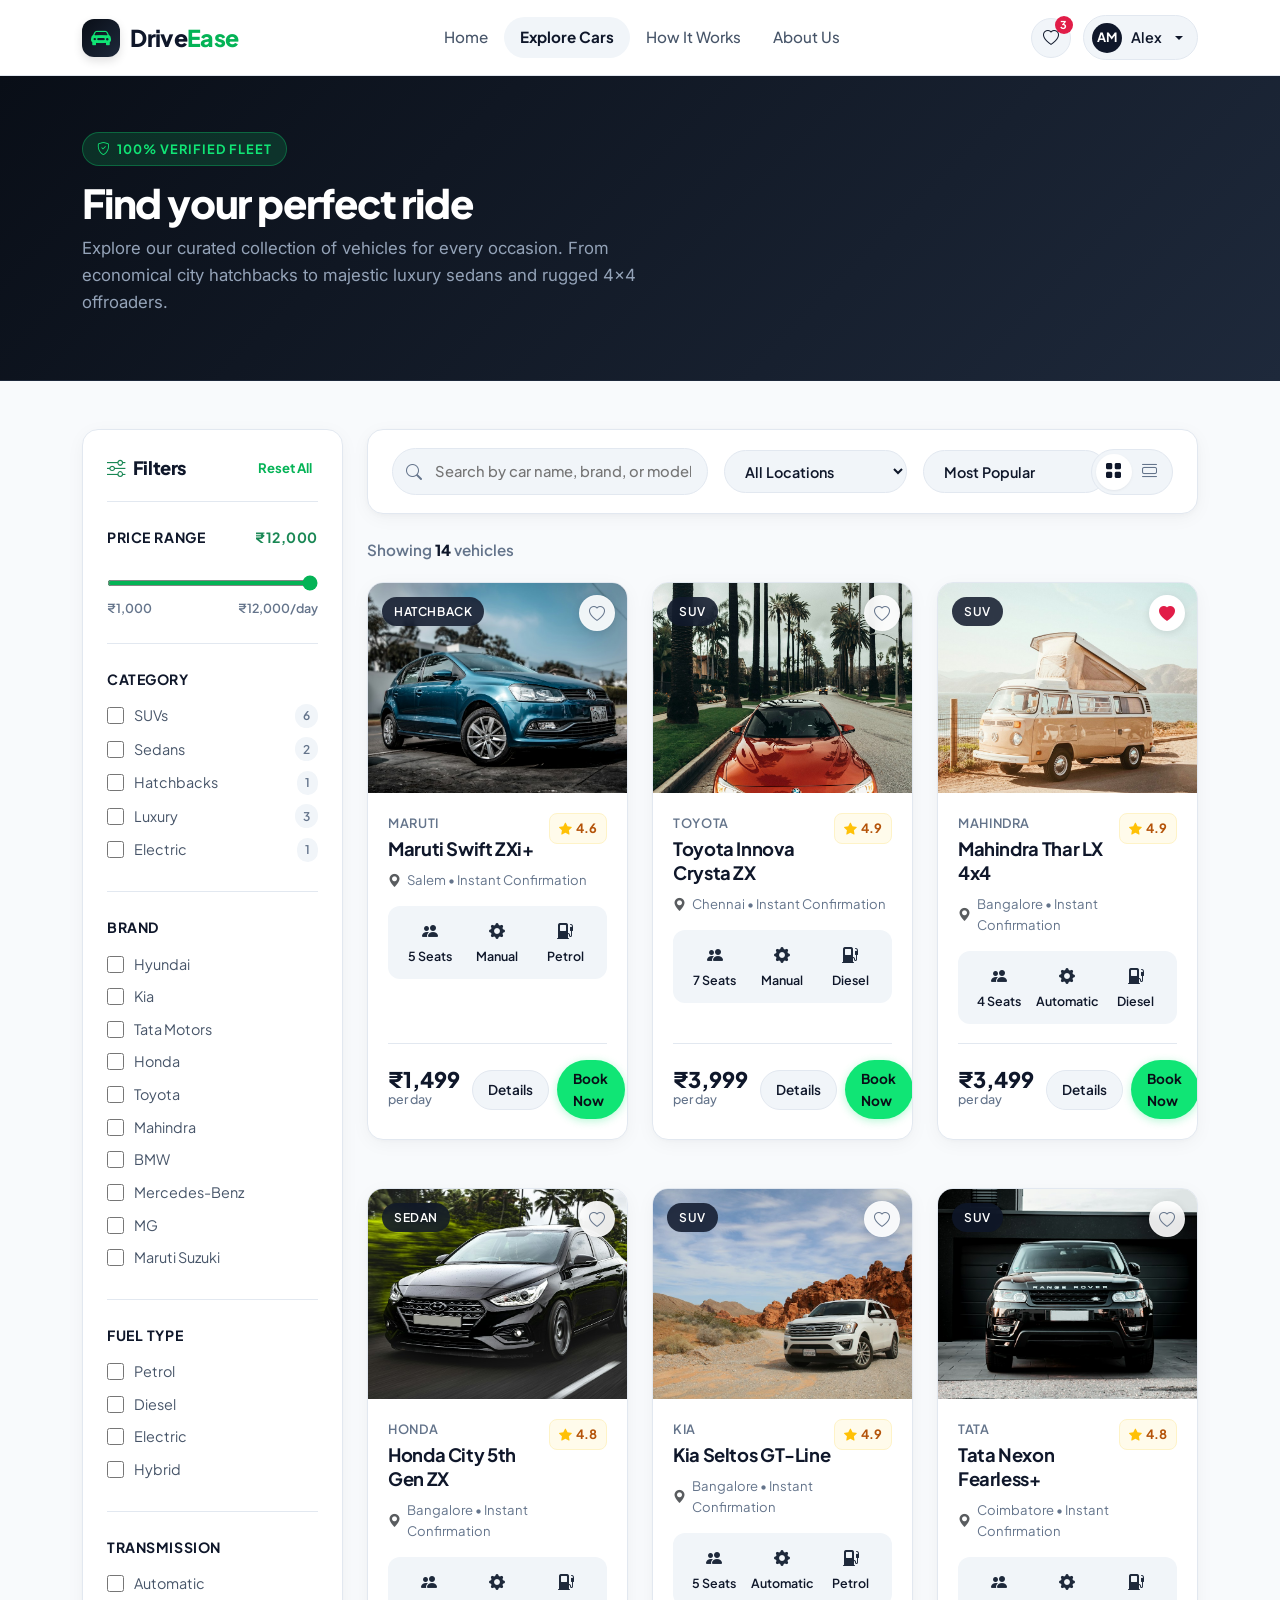
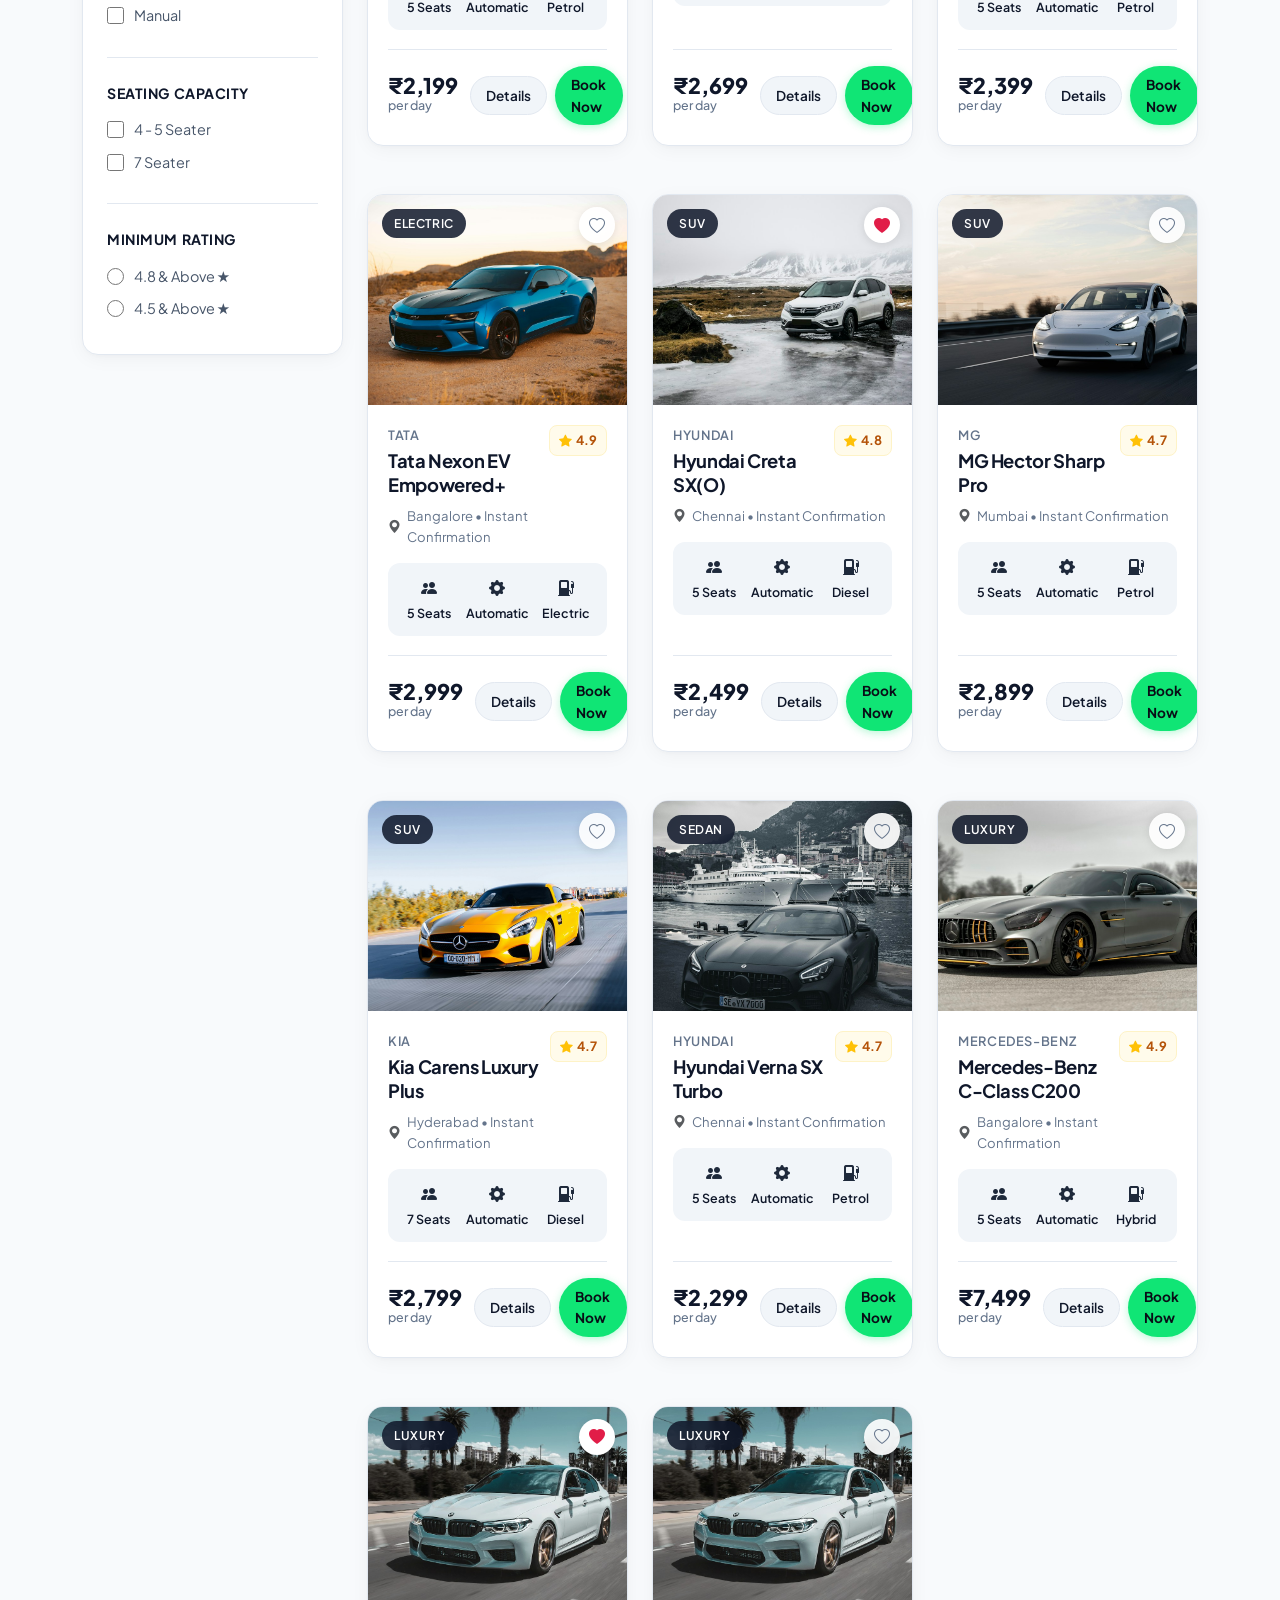
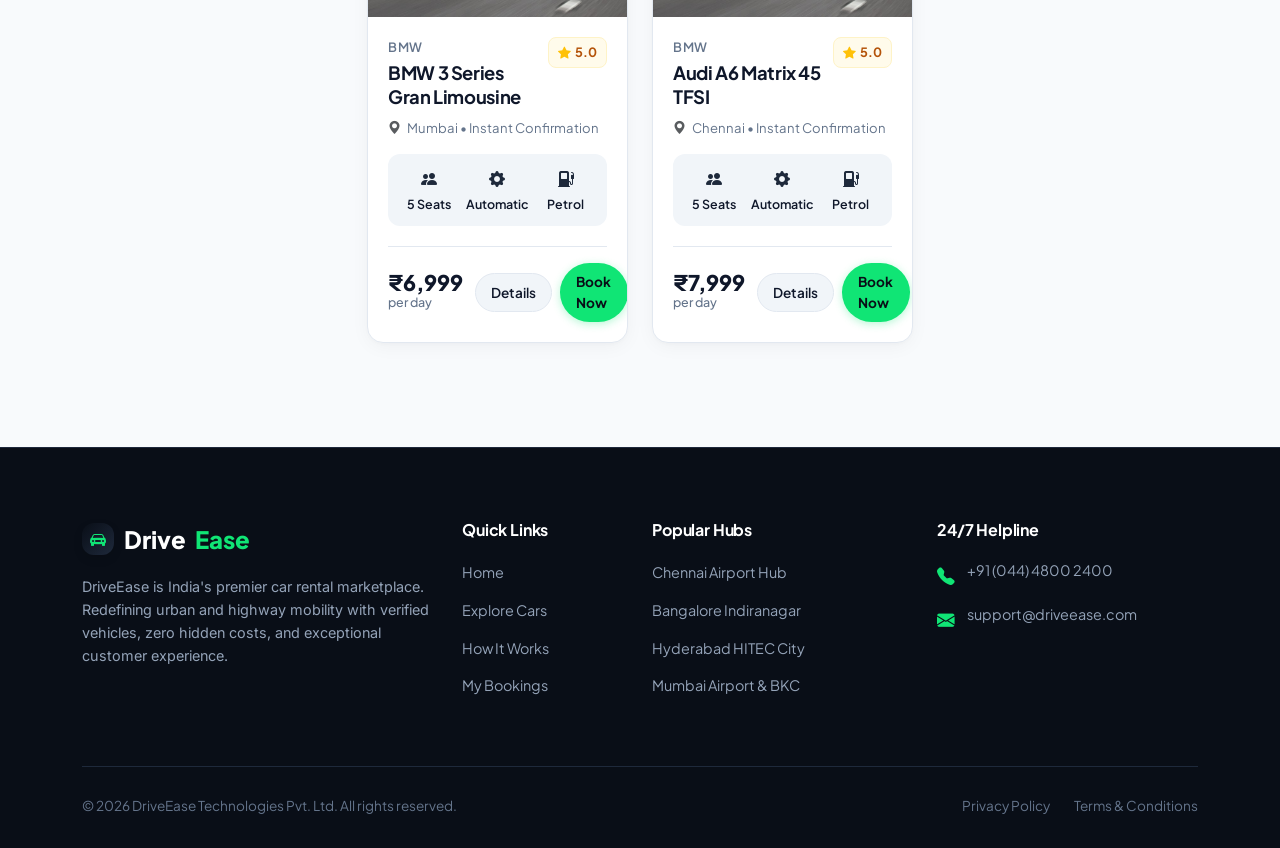
<file: cars.html>
<!DOCTYPE html>
<html lang="en">
<head>
  <meta charset="UTF-8" />
  <meta name="viewport" content="width=device-width, initial-scale=1.0" />
  <title>Explore Fleet | DriveEase – Premium Car Rental Marketplace</title>
  
  <meta name="description" content="Browse verified SUVs, sedans, luxury, and electric vehicles on DriveEase. Instant search, transparent pricing, and flexible rental filters." />

  <!-- Google Fonts -->
  <link rel="preconnect" href="https://fonts.googleapis.com" />
  <link rel="preconnect" href="https://fonts.gstatic.com" crossorigin />
  <link href="https://fonts.googleapis.com/css2?family=Plus+Jakarta+Sans:wght@300;400;500;600;700;800&family=Inter:wght@400;500;600;700&display=swap" rel="stylesheet" />

  <!-- Bootstrap 5 CSS -->
  <link href="https://cdn.jsdelivr.net/npm/bootstrap@5.3.3/dist/css/bootstrap.min.css" rel="stylesheet" />

  <!-- Bootstrap Icons -->
  <link rel="stylesheet" href="https://cdn.jsdelivr.net/npm/bootstrap-icons@1.11.3/font/bootstrap-icons.min.css" />

  <!-- Custom CSS -->
  <link rel="stylesheet" href="css/style.css" />
  <link rel="stylesheet" href="css/cars.css" />
</head>
<body>

  <!-- Sticky Navbar -->
  <nav class="navbar navbar-expand-lg de-navbar">
    <div class="container">
      <a class="navbar-brand brand-logo" href="index.html">
        <div class="brand-icon-box">
          <i class="bi bi-car-front-fill"></i>
        </div>
        <span class="brand-text">Drive<span>Ease</span></span>
      </a>

      <button class="navbar-toggler border-0 shadow-none" type="button" data-bs-toggle="collapse" data-bs-target="#driveNavbar" aria-controls="driveNavbar" aria-expanded="false" aria-label="Toggle navigation">
        <i class="bi bi-list fs-2 text-dark"></i>
      </button>

      <div class="collapse navbar-collapse" id="driveNavbar">
        <ul class="navbar-nav mx-auto mb-2 mb-lg-0">
          <li class="nav-item">
            <a class="nav-link" href="index.html">Home</a>
          </li>
          <li class="nav-item">
            <a class="nav-link active" href="cars.html">Explore Cars</a>
          </li>
          <li class="nav-item">
            <a class="nav-link" href="index.html#how-it-works">How It Works</a>
          </li>
          <li class="nav-item">
            <a class="nav-link" href="index.html#why-driveease">About Us</a>
          </li>
        </ul>

        <div class="nav-actions">
          <a href="profile.html?tab=favorites" class="nav-wishlist-btn" title="View Saved Wishlist">
            <i class="bi bi-heart"></i>
            <span class="nav-wishlist-badge">0</span>
          </a>

          <div id="navAuthContainer" class="d-flex align-items-center gap-2">
            <!-- Rendered by main.js -->
          </div>
        </div>
      </div>
    </div>
  </nav>

  <!-- Listing Page Header -->
  <header class="listing-hero-banner">
    <div class="container">
      <div class="listing-badge">
        <i class="bi bi-shield-check"></i> 100% Verified Fleet
      </div>
      <h1 class="listing-hero-title">Find your perfect ride</h1>
      <p class="listing-hero-subtitle">
        Explore our curated collection of vehicles for every occasion. From economical city hatchbacks to majestic luxury sedans and rugged 4x4 offroaders.
      </p>
    </div>
  </header>

  <!-- Main Content Layout -->
  <main class="container my-5">
    <div class="row g-4">
      
      <!-- Desktop Sidebar Filter (Col 3) -->
      <aside class="col-lg-3 d-none d-lg-block">
        <div class="filter-sidebar-card">
          <div class="filter-sidebar-header">
            <h3 class="filter-sidebar-title">
              <i class="bi bi-sliders text-success"></i> Filters
            </h3>
            <button class="btn-reset-filters" type="button">Reset All</button>
          </div>

          <!-- Price Slider -->
          <div class="filter-group">
            <div class="filter-group-title">
              <span>Price Range</span>
              <span class="text-success fw-bold text-xs" id="maxPriceDisplay">₹12,000</span>
            </div>
            <div class="price-slider-container">
              <input 
                type="range" 
                class="price-slider-track" 
                id="priceRangeInput" 
                min="1000" 
                max="12000" 
                step="500" 
                value="12000" 
              />
              <div class="price-label-row">
                <span>₹1,000</span>
                <span>₹12,000/day</span>
              </div>
            </div>
          </div>

          <!-- Vehicle Category -->
          <div class="filter-group">
            <div class="filter-group-title">Category</div>
            <label class="filter-item">
              <div class="filter-checkbox-label">
                <input type="checkbox" name="filterCategory" value="SUV" />
                <span>SUVs</span>
              </div>
              <span class="filter-item-count">6</span>
            </label>
            <label class="filter-item">
              <div class="filter-checkbox-label">
                <input type="checkbox" name="filterCategory" value="Sedan" />
                <span>Sedans</span>
              </div>
              <span class="filter-item-count">2</span>
            </label>
            <label class="filter-item">
              <div class="filter-checkbox-label">
                <input type="checkbox" name="filterCategory" value="Hatchback" />
                <span>Hatchbacks</span>
              </div>
              <span class="filter-item-count">1</span>
            </label>
            <label class="filter-item">
              <div class="filter-checkbox-label">
                <input type="checkbox" name="filterCategory" value="Luxury" />
                <span>Luxury</span>
              </div>
              <span class="filter-item-count">3</span>
            </label>
            <label class="filter-item">
              <div class="filter-checkbox-label">
                <input type="checkbox" name="filterCategory" value="Electric" />
                <span>Electric</span>
              </div>
              <span class="filter-item-count">1</span>
            </label>
          </div>

          <!-- Brand -->
          <div class="filter-group">
            <div class="filter-group-title">Brand</div>
            <label class="filter-item">
              <div class="filter-checkbox-label">
                <input type="checkbox" name="filterBrand" value="Hyundai" />
                <span>Hyundai</span>
              </div>
            </label>
            <label class="filter-item">
              <div class="filter-checkbox-label">
                <input type="checkbox" name="filterBrand" value="Kia" />
                <span>Kia</span>
              </div>
            </label>
            <label class="filter-item">
              <div class="filter-checkbox-label">
                <input type="checkbox" name="filterBrand" value="Tata" />
                <span>Tata Motors</span>
              </div>
            </label>
            <label class="filter-item">
              <div class="filter-checkbox-label">
                <input type="checkbox" name="filterBrand" value="Honda" />
                <span>Honda</span>
              </div>
            </label>
            <label class="filter-item">
              <div class="filter-checkbox-label">
                <input type="checkbox" name="filterBrand" value="Toyota" />
                <span>Toyota</span>
              </div>
            </label>
            <label class="filter-item">
              <div class="filter-checkbox-label">
                <input type="checkbox" name="filterBrand" value="Mahindra" />
                <span>Mahindra</span>
              </div>
            </label>
            <label class="filter-item">
              <div class="filter-checkbox-label">
                <input type="checkbox" name="filterBrand" value="BMW" />
                <span>BMW</span>
              </div>
            </label>
            <label class="filter-item">
              <div class="filter-checkbox-label">
                <input type="checkbox" name="filterBrand" value="Mercedes-Benz" />
                <span>Mercedes-Benz</span>
              </div>
            </label>
            <label class="filter-item">
              <div class="filter-checkbox-label">
                <input type="checkbox" name="filterBrand" value="MG" />
                <span>MG</span>
              </div>
            </label>
            <label class="filter-item">
              <div class="filter-checkbox-label">
                <input type="checkbox" name="filterBrand" value="Maruti" />
                <span>Maruti Suzuki</span>
              </div>
            </label>
          </div>

          <!-- Fuel Type -->
          <div class="filter-group">
            <div class="filter-group-title">Fuel Type</div>
            <label class="filter-item">
              <div class="filter-checkbox-label">
                <input type="checkbox" name="filterFuel" value="Petrol" />
                <span>Petrol</span>
              </div>
            </label>
            <label class="filter-item">
              <div class="filter-checkbox-label">
                <input type="checkbox" name="filterFuel" value="Diesel" />
                <span>Diesel</span>
              </div>
            </label>
            <label class="filter-item">
              <div class="filter-checkbox-label">
                <input type="checkbox" name="filterFuel" value="Electric" />
                <span>Electric</span>
              </div>
            </label>
            <label class="filter-item">
              <div class="filter-checkbox-label">
                <input type="checkbox" name="filterFuel" value="Hybrid" />
                <span>Hybrid</span>
              </div>
            </label>
          </div>

          <!-- Transmission -->
          <div class="filter-group">
            <div class="filter-group-title">Transmission</div>
            <label class="filter-item">
              <div class="filter-checkbox-label">
                <input type="checkbox" name="filterTransmission" value="Automatic" />
                <span>Automatic</span>
              </div>
            </label>
            <label class="filter-item">
              <div class="filter-checkbox-label">
                <input type="checkbox" name="filterTransmission" value="Manual" />
                <span>Manual</span>
              </div>
            </label>
          </div>

          <!-- Seating Capacity -->
          <div class="filter-group">
            <div class="filter-group-title">Seating Capacity</div>
            <label class="filter-item">
              <div class="filter-checkbox-label">
                <input type="checkbox" name="filterSeats" value="5" />
                <span>4 - 5 Seater</span>
              </div>
            </label>
            <label class="filter-item">
              <div class="filter-checkbox-label">
                <input type="checkbox" name="filterSeats" value="7" />
                <span>7 Seater</span>
              </div>
            </label>
          </div>

          <!-- Rating -->
          <div class="filter-group">
            <div class="filter-group-title">Minimum Rating</div>
            <label class="filter-item">
              <div class="filter-checkbox-label">
                <input type="radio" name="filterRating" value="4.8" />
                <span>4.8 &amp; Above ★</span>
              </div>
            </label>
            <label class="filter-item">
              <div class="filter-checkbox-label">
                <input type="radio" name="filterRating" value="4.5" />
                <span>4.5 &amp; Above ★</span>
              </div>
            </label>
          </div>
        </div>
      </aside>

      <!-- Main Listing Column (Col 9) -->
      <section class="col-lg-9">
        
        <!-- Controls Top Card -->
        <div class="listing-controls-card">
          <div class="row g-3 align-items-center">
            <!-- Search by Name/Brand -->
            <div class="col-md-5">
              <div class="search-input-wrapper">
                <i class="bi bi-search"></i>
                <input 
                  type="text" 
                  id="carSearchInput" 
                  class="search-cars-input" 
                  placeholder="Search by car name, brand, or model..." 
                />
                <button type="button" class="btn-clear-search" id="clearSearchBtn" title="Clear search">
                  <i class="bi bi-x-circle-fill"></i>
                </button>
              </div>
            </div>

            <!-- Location Dropdown -->
            <div class="col-6 col-md-3">
              <select class="select-control-box w-100" id="locationFilterSelect">
                <option value="All">All Locations</option>
                <option value="Chennai">Chennai</option>
                <option value="Bangalore">Bangalore</option>
                <option value="Salem">Salem</option>
                <option value="Coimbatore">Coimbatore</option>
                <option value="Hyderabad">Hyderabad</option>
                <option value="Mumbai">Mumbai</option>
              </select>
            </div>

            <!-- Sort Dropdown -->
            <div class="col-6 col-md-3">
              <select class="select-control-box w-100" id="sortSelect">
                <option value="popular">Most Popular</option>
                <option value="price-asc">Price: Low to High</option>
                <option value="price-desc">Price: High to Low</option>
                <option value="rating">Highest Rated</option>
              </select>
            </div>

            <!-- View Layout Switcher & Mobile Filter Trigger -->
            <div class="col-12 col-md-1 d-flex justify-content-end align-items-center gap-2">
              <button class="btn-mobile-filter d-lg-none" type="button" data-bs-toggle="offcanvas" data-bs-target="#mobileFilterDrawer" aria-controls="mobileFilterDrawer">
                <i class="bi bi-sliders"></i> Filters
              </button>

              <div class="view-switcher-group">
                <button type="button" class="btn-view-toggle active" id="btnGridView" title="Grid View">
                  <i class="bi bi-grid-fill"></i>
                </button>
                <button type="button" class="btn-view-toggle" id="btnListView" title="List View">
                  <i class="bi bi-view-list"></i>
                </button>
              </div>
            </div>
          </div>
        </div>

        <!-- Results Counter & Active Filter Chips -->
        <div class="results-summary-row">
          <div class="results-count-text" id="carsCountDisplay">
            Showing <span>14</span> vehicles
          </div>
          <div id="activeFilterChips"></div>
        </div>

        <!-- Vehicle Cards Container -->
        <div class="row g-4 cars-container" id="carsGridContainer">
          <!-- Rendered dynamically by cars.js -->
        </div>

      </section>

    </div>
  </main>

  <!-- Mobile Offcanvas Filter Drawer -->
  <div class="offcanvas offcanvas-start" tabindex="-1" id="mobileFilterDrawer" aria-labelledby="mobileFilterDrawerLabel">
    <div class="offcanvas-header border-bottom">
      <h5 class="offcanvas-title fw-bold" id="mobileFilterDrawerLabel">
        <i class="bi bi-sliders text-success me-2"></i> Filter Vehicles
      </h5>
      <button type="button" class="btn-close text-reset shadow-none" data-bs-dismiss="offcanvas" aria-label="Close"></button>
    </div>
    <div class="offcanvas-body">
      <p class="text-muted small mb-3">Adjust your vehicle criteria to refine results.</p>
      <button class="btn-drive-outline w-100 mb-3" onclick="resetAllFilters()" data-bs-dismiss="offcanvas">
        <i class="bi bi-arrow-counterclockwise"></i> Reset All Filters
      </button>
      <button class="btn-drive-lime w-100" data-bs-dismiss="offcanvas">
        View Results
      </button>
    </div>
  </div>

  <!-- Footer -->
  <footer class="de-footer">
    <div class="container">
      <div class="row g-4">
        <div class="col-lg-4 col-md-6">
          <div class="footer-brand-title">
            <div class="brand-icon-box" style="width: 32px; height: 32px; font-size: 1rem;">
              <i class="bi bi-car-front-fill"></i>
            </div>
            Drive<span>Ease</span>
          </div>
          <p class="footer-desc">
            DriveEase is India's premier car rental marketplace. Redefining urban and highway mobility with verified vehicles, zero hidden costs, and exceptional customer experience.
          </p>
        </div>

        <div class="col-lg-2 col-md-6 col-6">
          <h4 class="footer-heading">Quick Links</h4>
          <ul class="footer-nav-list">
            <li><a href="index.html">Home</a></li>
            <li><a href="cars.html">Explore Cars</a></li>
            <li><a href="index.html#how-it-works">How It Works</a></li>
            <li><a href="profile.html?tab=bookings">My Bookings</a></li>
          </ul>
        </div>

        <div class="col-lg-3 col-md-6 col-6">
          <h4 class="footer-heading">Popular Hubs</h4>
          <ul class="footer-nav-list">
            <li><a href="cars.html?location=Chennai">Chennai Airport Hub</a></li>
            <li><a href="cars.html?location=Bangalore">Bangalore Indiranagar</a></li>
            <li><a href="cars.html?location=Hyderabad">Hyderabad HITEC City</a></li>
            <li><a href="cars.html?location=Mumbai">Mumbai Airport &amp; BKC</a></li>
          </ul>
        </div>

        <div class="col-lg-3 col-md-6">
          <h4 class="footer-heading">24/7 Helpline</h4>
          <div class="footer-contact-item">
            <i class="bi bi-telephone-fill"></i>
            <div>+91 (044) 4800 2400</div>
          </div>
          <div class="footer-contact-item">
            <i class="bi bi-envelope-fill"></i>
            <div>support@driveease.com</div>
          </div>
        </div>
      </div>

      <div class="footer-bottom">
        <div>&copy; 2026 DriveEase Technologies Pvt. Ltd. All rights reserved.</div>
        <div class="footer-bottom-links">
          <a href="#">Privacy Policy</a>
          <a href="#">Terms &amp; Conditions</a>
        </div>
      </div>
    </div>
  </footer>

  <!-- Scripts -->
  <script src="https://cdn.jsdelivr.net/npm/bootstrap@5.3.3/dist/js/bootstrap.bundle.min.js"></script>
  <script src="js/cars-data.js"></script>
  <script src="js/main.js"></script>
  <script src="js/cars.js"></script>
</body>
</html>
</file>
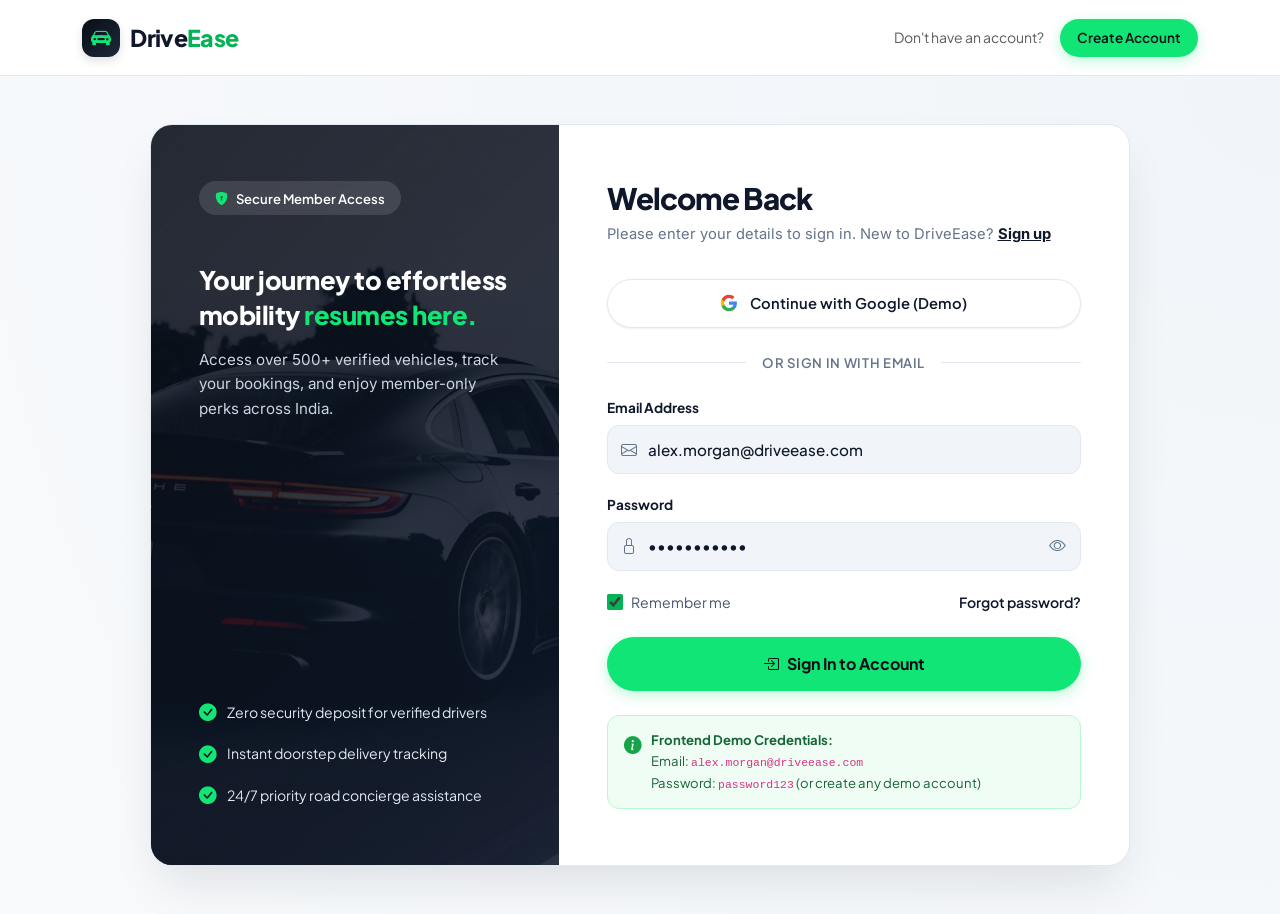
<file: login.html>
<!DOCTYPE html>
<html lang="en">
<head>
  <meta charset="UTF-8" />
  <meta name="viewport" content="width=device-width, initial-scale=1.0" />
  <title>Sign In | DriveEase – Premium Car Rental</title>
  
  <meta name="description" content="Sign in to your DriveEase account to manage reservations, access wishlist, and book verified vehicles." />

  <!-- Google Fonts -->
  <link rel="preconnect" href="https://fonts.googleapis.com" />
  <link rel="preconnect" href="https://fonts.gstatic.com" crossorigin />
  <link href="https://fonts.googleapis.com/css2?family=Plus+Jakarta+Sans:wght@300;400;500;600;700;800&family=Inter:wght@400;500;600;700&display=swap" rel="stylesheet" />

  <!-- Bootstrap 5 CSS -->
  <link href="https://cdn.jsdelivr.net/npm/bootstrap@5.3.3/dist/css/bootstrap.min.css" rel="stylesheet" />

  <!-- Bootstrap Icons -->
  <link rel="stylesheet" href="https://cdn.jsdelivr.net/npm/bootstrap-icons@1.11.3/font/bootstrap-icons.min.css" />

  <!-- Custom CSS -->
  <link rel="stylesheet" href="css/style.css" />
  <link rel="stylesheet" href="css/auth.css" />
</head>
<body>

  <!-- Sticky Navbar -->
  <nav class="navbar navbar-expand-lg de-navbar">
    <div class="container">
      <a class="navbar-brand brand-logo" href="index.html">
        <div class="brand-icon-box">
          <i class="bi bi-car-front-fill"></i>
        </div>
        <span class="brand-text">Drive<span>Ease</span></span>
      </a>

      <div class="ms-auto d-flex align-items-center gap-3">
        <span class="text-muted small d-none d-sm-inline">Don't have an account?</span>
        <a href="register.html" class="btn-drive-lime btn-sm-custom">Create Account</a>
      </div>
    </div>
  </nav>

  <!-- Auth Wrapper -->
  <div class="auth-page-wrapper">
    <div class="auth-container-card">
      <div class="row g-0">
        
        <!-- Left Brand Showcase -->
        <div class="col-lg-5 auth-brand-col">
          <div>
            <div class="auth-brand-badge">
              <i class="bi bi-shield-lock-fill"></i> Secure Member Access
            </div>

            <div class="auth-quote-box">
              <h2 class="auth-quote-text">
                Your journey to effortless mobility <span>resumes here.</span>
              </h2>
              <p class="auth-quote-sub">
                Access over 500+ verified vehicles, track your bookings, and enjoy member-only perks across India.
              </p>
            </div>
          </div>

          <ul class="auth-feature-list">
            <li class="auth-feature-item">
              <i class="bi bi-check-circle-fill"></i> Zero security deposit for verified drivers
            </li>
            <li class="auth-feature-item">
              <i class="bi bi-check-circle-fill"></i> Instant doorstep delivery tracking
            </li>
            <li class="auth-feature-item">
              <i class="bi bi-check-circle-fill"></i> 24/7 priority road concierge assistance
            </li>
          </ul>
        </div>

        <!-- Right Form Column -->
        <div class="col-lg-7 auth-form-col">
          <div class="auth-form-header">
            <h1 class="auth-form-title">Welcome Back</h1>
            <p class="auth-form-desc">
              Please enter your details to sign in. New to DriveEase? <a href="register.html">Sign up</a>
            </p>
          </div>

          <!-- Google Auth Demo Button -->
          <button type="button" class="btn-google-auth">
            <svg class="google-icon-svg" viewBox="0 0 24 24">
              <path fill="#4285F4" d="M22.56 12.25c0-.78-.07-1.53-.2-2.25H12v4.26h5.92c-.26 1.37-1.04 2.53-2.21 3.31v2.77h3.57c2.08-1.92 3.28-4.74 3.28-8.09z" />
              <path fill="#34A853" d="M12 23c2.97 0 5.46-.98 7.28-2.66l-3.57-2.77c-.98.66-2.23 1.06-3.71 1.06-2.86 0-5.29-1.93-6.16-4.53H2.18v2.84C3.99 20.53 7.7 23 12 23z" />
              <path fill="#FBBC05" d="M5.84 14.09c-.22-.66-.35-1.36-.35-2.09s.13-1.43.35-2.09V7.06H2.18C1.43 8.55 1 10.22 1 12s.43 3.45 1.18 4.94l2.85-2.22.81-.63z" />
              <path fill="#EA4335" d="M12 5.38c1.62 0 3.06.56 4.21 1.64l3.15-3.15C17.45 2.09 14.97 1 12 1 7.7 1 3.99 3.47 2.18 7.06l3.66 2.84c.87-2.6 3.3-4.52 6.16-4.52z" />
            </svg>
            <span>Continue with Google (Demo)</span>
          </button>

          <div class="auth-divider">
            <span>Or sign in with email</span>
          </div>

          <!-- Login Form -->
          <form id="loginForm" novalidate>
            <!-- Email -->
            <div class="auth-field-group">
              <label for="loginEmail" class="auth-label">Email Address</label>
              <div class="auth-input-wrapper">
                <i class="bi bi-envelope field-icon"></i>
                <input 
                  type="email" 
                  id="loginEmail" 
                  class="auth-input-control" 
                  placeholder="name@example.com" 
                  value="alex.morgan@driveease.com" 
                  required 
                />
              </div>
              <div class="auth-error-feedback" id="loginEmailError"></div>
            </div>

            <!-- Password -->
            <div class="auth-field-group">
              <label for="loginPassword" class="auth-label">Password</label>
              <div class="auth-input-wrapper">
                <i class="bi bi-lock field-icon"></i>
                <input 
                  type="password" 
                  id="loginPassword" 
                  class="auth-input-control" 
                  placeholder="Enter your password" 
                  value="password123" 
                  required 
                />
                <button type="button" class="btn-toggle-password" data-target="loginPassword" aria-label="Toggle password view">
                  <i class="bi bi-eye"></i>
                </button>
              </div>
              <div class="auth-error-feedback" id="loginPasswordError"></div>
            </div>

            <!-- Options (Remember me & Forgot Password) -->
            <div class="auth-options-row">
              <label class="auth-checkbox-label">
                <input type="checkbox" id="loginRememberMe" checked />
                <span>Remember me</span>
              </label>
              <a href="#" class="auth-forgot-link" onclick="showToast('Password reset link simulated to your email.', 'info'); return false;">
                Forgot password?
              </a>
            </div>

            <!-- Submit Button -->
            <button type="submit" class="btn-drive-lime btn-auth-submit">
              <i class="bi bi-box-arrow-in-right"></i> Sign In to Account
            </button>
          </form>

          <!-- Demo Credentials Hint Box -->
          <div class="demo-hint-box">
            <i class="bi bi-info-circle-fill"></i>
            <div>
              <strong>Frontend Demo Credentials:</strong><br />
              Email: <code>alex.morgan@driveease.com</code><br />
              Password: <code>password123</code> (or create any demo account)
            </div>
          </div>
        </div>

      </div>
    </div>
  </div>

  <!-- Scripts -->
  <script src="https://cdn.jsdelivr.net/npm/bootstrap@5.3.3/dist/js/bootstrap.bundle.min.js"></script>
  <script src="js/cars-data.js"></script>
  <script src="js/main.js"></script>
  <script src="js/auth.js"></script>
</body>
</html>
</file>
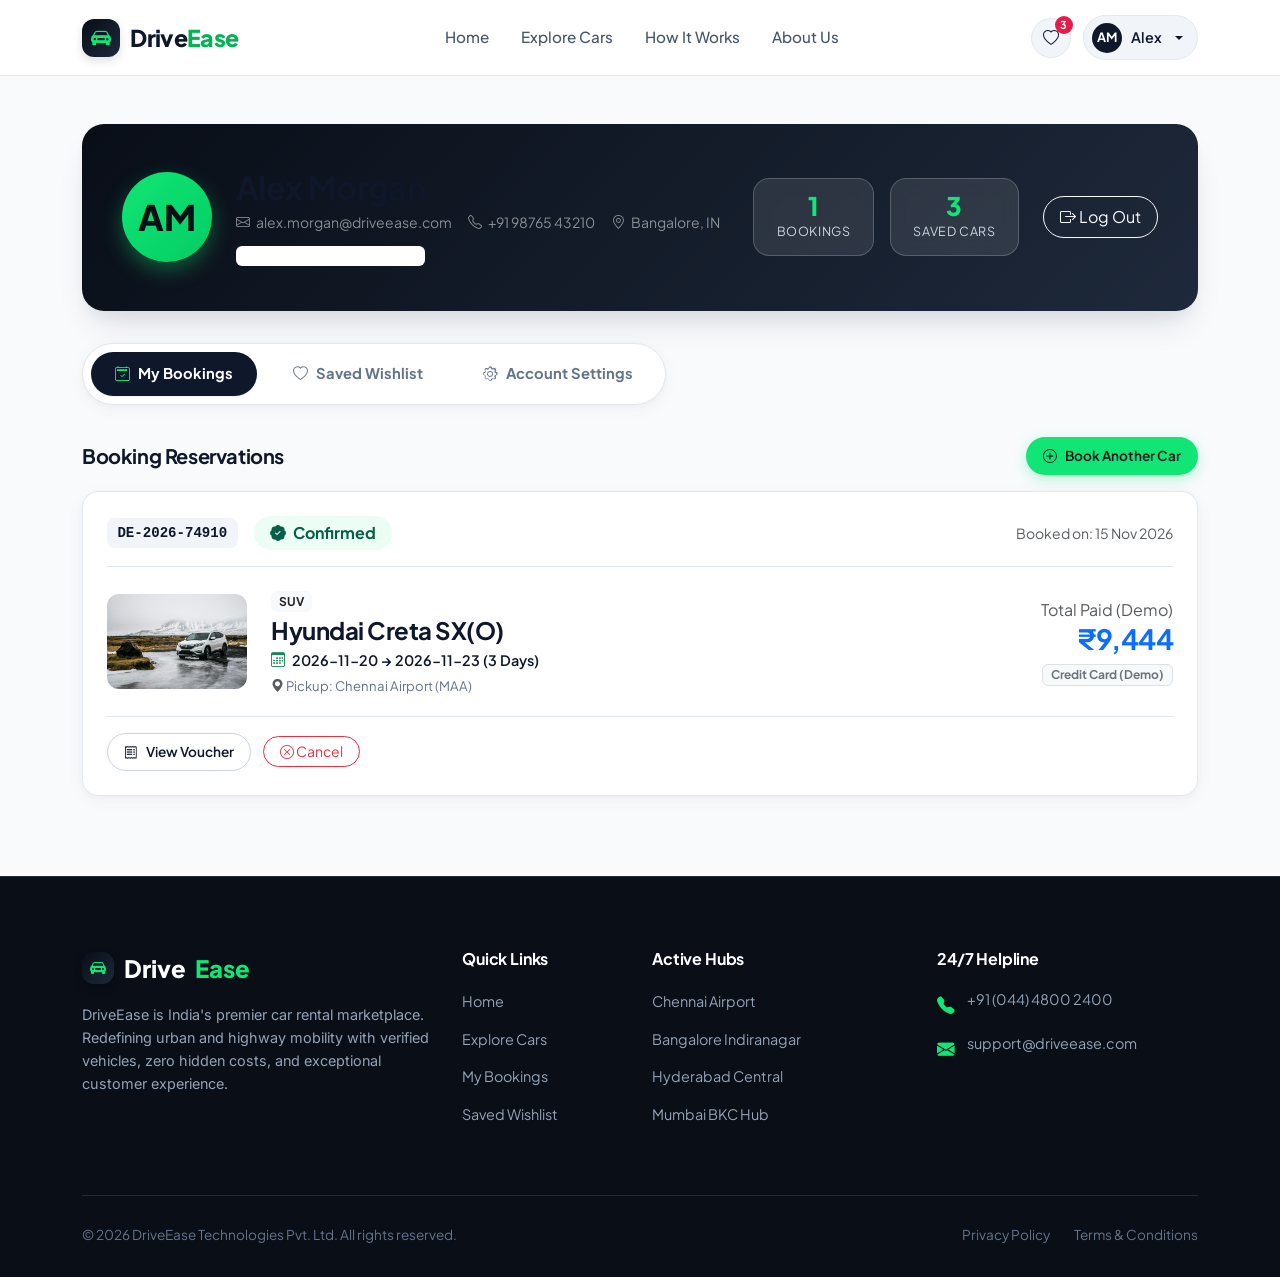
<file: profile.html>
<!DOCTYPE html>
<html lang="en">
<head>
  <meta charset="UTF-8" />
  <meta name="viewport" content="width=device-width, initial-scale=1.0" />
  <title>My Account &amp; Bookings | DriveEase</title>
  
  <meta name="description" content="Manage your DriveEase bookings, profile settings, and favorite vehicles." />

  <!-- Google Fonts -->
  <link rel="preconnect" href="https://fonts.googleapis.com" />
  <link rel="preconnect" href="https://fonts.gstatic.com" crossorigin />
  <link href="https://fonts.googleapis.com/css2?family=Plus+Jakarta+Sans:wght@300;400;500;600;700;800&family=Inter:wght@400;500;600;700&display=swap" rel="stylesheet" />

  <!-- Bootstrap 5 CSS -->
  <link href="https://cdn.jsdelivr.net/npm/bootstrap@5.3.3/dist/css/bootstrap.min.css" rel="stylesheet" />

  <!-- Bootstrap Icons -->
  <link rel="stylesheet" href="https://cdn.jsdelivr.net/npm/bootstrap-icons@1.11.3/font/bootstrap-icons.min.css" />

  <!-- Custom CSS -->
  <link rel="stylesheet" href="css/style.css" />
  <link rel="stylesheet" href="css/booking.css" />
</head>
<body>

  <!-- Sticky Navbar -->
  <nav class="navbar navbar-expand-lg de-navbar">
    <div class="container">
      <a class="navbar-brand brand-logo" href="index.html">
        <div class="brand-icon-box">
          <i class="bi bi-car-front-fill"></i>
        </div>
        <span class="brand-text">Drive<span>Ease</span></span>
      </a>

      <button class="navbar-toggler border-0 shadow-none" type="button" data-bs-toggle="collapse" data-bs-target="#driveNavbar" aria-controls="driveNavbar" aria-expanded="false" aria-label="Toggle navigation">
        <i class="bi bi-list fs-2 text-dark"></i>
      </button>

      <div class="collapse navbar-collapse" id="driveNavbar">
        <ul class="navbar-nav mx-auto mb-2 mb-lg-0">
          <li class="nav-item">
            <a class="nav-link" href="index.html">Home</a>
          </li>
          <li class="nav-item">
            <a class="nav-link" href="cars.html">Explore Cars</a>
          </li>
          <li class="nav-item">
            <a class="nav-link" href="index.html#how-it-works">How It Works</a>
          </li>
          <li class="nav-item">
            <a class="nav-link" href="index.html#why-driveease">About Us</a>
          </li>
        </ul>

        <div class="nav-actions">
          <a href="profile.html?tab=favorites" class="nav-wishlist-btn" title="View Saved Wishlist">
            <i class="bi bi-heart"></i>
            <span class="nav-wishlist-badge">0</span>
          </a>

          <div id="navAuthContainer" class="d-flex align-items-center gap-2">
            <!-- Rendered by main.js -->
          </div>
        </div>
      </div>
    </div>
  </nav>

  <!-- Profile Content -->
  <main class="container my-5">
    
    <!-- User Header Card -->
    <div class="profile-header-card">
      <div class="d-flex flex-wrap align-items-center justify-content-between gap-4">
        <div class="d-flex align-items-center gap-4">
          <div class="profile-avatar-large" id="profileUserAvatar">AM</div>
          <div>
            <h1 class="fs-2 fw-bold mb-1" id="profileUserName">Alex Morgan</h1>
            <div class="d-flex flex-wrap align-items-center gap-3 text-white-50 small mb-2">
              <span><i class="bi bi-envelope me-1"></i> <span id="profileUserEmail">alex.morgan@driveease.com</span></span>
              <span><i class="bi bi-telephone me-1"></i> <span id="profileUserPhone">+91 98765 43210</span></span>
              <span><i class="bi bi-geo-alt me-1"></i> Bangalore, IN</span>
            </div>
            <span class="badge bg-white bg-opacity-15 text-white fw-normal" id="profileMemberSince">Member since November 2025</span>
          </div>
        </div>

        <div class="d-flex align-items-center gap-3 ms-auto ms-lg-0">
          <div class="profile-stats-badge">
            <div class="profile-stats-val" id="profileTotalBookingsCount">1</div>
            <div class="profile-stats-lbl">Bookings</div>
          </div>
          <div class="profile-stats-badge">
            <div class="profile-stats-val" id="profileTotalFavsCount">3</div>
            <div class="profile-stats-lbl">Saved Cars</div>
          </div>
          <button class="btn btn-outline-light rounded-pill px-3 py-2 ms-2" onclick="logoutUser()">
            <i class="bi bi-box-arrow-right"></i> Log Out
          </button>
        </div>
      </div>
    </div>

    <!-- Tab Navigation Pills -->
    <div class="profile-nav-pills">
      <button type="button" class="profile-nav-link active" data-tab-target="tab-bookings">
        <i class="bi bi-calendar2-check"></i> My Bookings
      </button>
      <button type="button" class="profile-nav-link" data-tab-target="tab-favorites">
        <i class="bi bi-heart"></i> Saved Wishlist
      </button>
      <button type="button" class="profile-nav-link" data-tab-target="tab-settings">
        <i class="bi bi-gear"></i> Account Settings
      </button>
    </div>

    <!-- Tab 1: Bookings History -->
    <div class="profile-tab-pane active" id="tab-bookings">
      <div class="d-flex justify-content-between align-items-center mb-3">
        <h3 class="fw-bold fs-5 mb-0">Booking Reservations</h3>
        <a href="cars.html" class="btn-drive-lime btn-sm-custom">
          <i class="bi bi-plus-circle"></i> Book Another Car
        </a>
      </div>
      <div id="profileBookingsContainer">
        <!-- Rendered by profile.js -->
      </div>
    </div>

    <!-- Tab 2: Saved Favorites -->
    <div class="profile-tab-pane" id="tab-favorites">
      <div class="d-flex justify-content-between align-items-center mb-3">
        <h3 class="fw-bold fs-5 mb-0">My Saved Wishlist</h3>
        <span class="text-muted small">Vehicles you have marked as favorite</span>
      </div>
      <div class="row g-4" id="profileFavoritesContainer">
        <!-- Rendered by profile.js -->
      </div>
    </div>

    <!-- Tab 3: Account Settings -->
    <div class="profile-tab-pane" id="tab-settings">
      <div class="card border-0 shadow-sm rounded-4 p-4 p-md-5" style="max-width: 720px;">
        <h3 class="fw-bold fs-4 mb-1">Edit Profile Details</h3>
        <p class="text-muted small mb-4">Update your personal and contact details saved in browser LocalStorage.</p>

        <form id="profileEditForm">
          <div class="row g-3">
            <div class="col-md-6">
              <label for="editFullName" class="form-label fw-bold small text-muted text-uppercase">Full Name</label>
              <input type="text" class="form-control bg-light border fw-semibold" id="editFullName" required />
            </div>

            <div class="col-md-6">
              <label for="editEmail" class="form-label fw-bold small text-muted text-uppercase">Email Address</label>
              <input type="email" class="form-control bg-light border fw-semibold" id="editEmail" required />
            </div>

            <div class="col-md-6">
              <label for="editPhone" class="form-label fw-bold small text-muted text-uppercase">Phone Number</label>
              <input type="tel" class="form-control bg-light border fw-semibold" id="editPhone" required />
            </div>

            <div class="col-md-6">
              <label for="editCity" class="form-label fw-bold small text-muted text-uppercase">Home City</label>
              <select class="form-select bg-light border fw-semibold" id="editCity">
                <option value="Chennai">Chennai</option>
                <option value="Bangalore">Bangalore</option>
                <option value="Salem">Salem</option>
                <option value="Coimbatore">Coimbatore</option>
                <option value="Hyderabad">Hyderabad</option>
                <option value="Mumbai">Mumbai</option>
              </select>
            </div>

            <div class="col-12 mt-4">
              <button type="submit" class="btn-drive-lime px-4 py-2">
                <i class="bi bi-save2-fill"></i> Save Changes
              </button>
            </div>
          </div>
        </form>
      </div>
    </div>

  </main>

  <!-- Reusable Voucher Modal -->
  <div class="modal fade" id="bookingSuccessModal" tabindex="-1" aria-labelledby="voucherModalLabel" aria-hidden="true">
    <div class="modal-dialog modal-dialog-centered modal-lg">
      <div class="modal-content modal-confirm-content">
        
        <div class="confirm-success-header">
          <div class="success-check-circle">
            <i class="bi bi-check-lg"></i>
          </div>
          <h2 class="fw-bold mb-1 text-white">Reservation Details</h2>
          <p class="text-white-50 mb-2">DriveEase Verified Vehicle Booking Voucher</p>
          <div class="confirm-booking-id" id="voucherBookingId">DE-2026-89412</div>
        </div>

        <div class="confirm-voucher-body">
          <div class="voucher-details-grid">
            <div>
              <div class="voucher-item-label">Vehicle Selected</div>
              <div class="voucher-item-val" id="voucherCarName">Hyundai Creta SX(O)</div>
            </div>
            <div>
              <div class="voucher-item-label">Status</div>
              <div class="voucher-item-val text-success"><i class="bi bi-check-circle-fill"></i> Confirmed &bull; Demo</div>
            </div>
            <div>
              <div class="voucher-item-label">Rental Duration</div>
              <div class="voucher-item-val" id="voucherDates">2026-11-20 to 2026-11-23 (3 Days)</div>
            </div>
            <div>
              <div class="voucher-item-label">Pickup Hub</div>
              <div class="voucher-item-val" id="voucherPickup">Chennai Airport (MAA)</div>
            </div>
            <div>
              <div class="voucher-item-label">Total Simulated Amount</div>
              <div class="voucher-item-val text-dark fs-5 fw-bold" id="voucherTotal">₹8,244</div>
            </div>
            <div>
              <div class="voucher-item-label">Payment Method</div>
              <div class="voucher-item-val" id="voucherPayment">Credit Card (Demo)</div>
            </div>
          </div>

          <div class="d-flex flex-wrap gap-2 justify-content-end">
            <button type="button" class="btn-drive-outline" onclick="window.print()">
              <i class="bi bi-printer"></i> Print Voucher
            </button>
            <button type="button" class="btn-drive-dark" data-bs-dismiss="modal">
              Close
            </button>
          </div>
        </div>

      </div>
    </div>
  </div>

  <!-- Footer -->
  <footer class="de-footer">
    <div class="container">
      <div class="row g-4">
        <div class="col-lg-4 col-md-6">
          <div class="footer-brand-title">
            <div class="brand-icon-box" style="width: 32px; height: 32px; font-size: 1rem;">
              <i class="bi bi-car-front-fill"></i>
            </div>
            Drive<span>Ease</span>
          </div>
          <p class="footer-desc">
            DriveEase is India's premier car rental marketplace. Redefining urban and highway mobility with verified vehicles, zero hidden costs, and exceptional customer experience.
          </p>
        </div>

        <div class="col-lg-2 col-md-6 col-6">
          <h4 class="footer-heading">Quick Links</h4>
          <ul class="footer-nav-list">
            <li><a href="index.html">Home</a></li>
            <li><a href="cars.html">Explore Cars</a></li>
            <li><a href="profile.html?tab=bookings">My Bookings</a></li>
            <li><a href="profile.html?tab=favorites">Saved Wishlist</a></li>
          </ul>
        </div>

        <div class="col-lg-3 col-md-6 col-6">
          <h4 class="footer-heading">Active Hubs</h4>
          <ul class="footer-nav-list">
            <li><a href="cars.html?location=Chennai">Chennai Airport</a></li>
            <li><a href="cars.html?location=Bangalore">Bangalore Indiranagar</a></li>
            <li><a href="cars.html?location=Hyderabad">Hyderabad Central</a></li>
            <li><a href="cars.html?location=Mumbai">Mumbai BKC Hub</a></li>
          </ul>
        </div>

        <div class="col-lg-3 col-md-6">
          <h4 class="footer-heading">24/7 Helpline</h4>
          <div class="footer-contact-item">
            <i class="bi bi-telephone-fill"></i>
            <div>+91 (044) 4800 2400</div>
          </div>
          <div class="footer-contact-item">
            <i class="bi bi-envelope-fill"></i>
            <div>support@driveease.com</div>
          </div>
        </div>
      </div>

      <div class="footer-bottom">
        <div>&copy; 2026 DriveEase Technologies Pvt. Ltd. All rights reserved.</div>
        <div class="footer-bottom-links">
          <a href="#">Privacy Policy</a>
          <a href="#">Terms &amp; Conditions</a>
        </div>
      </div>
    </div>
  </footer>

  <!-- Scripts -->
  <script src="https://cdn.jsdelivr.net/npm/bootstrap@5.3.3/dist/js/bootstrap.bundle.min.js"></script>
  <script src="js/cars-data.js"></script>
  <script src="js/main.js"></script>
  <script src="js/cars.js"></script>
  <script src="js/profile.js"></script>
</body>
</html>
</file>
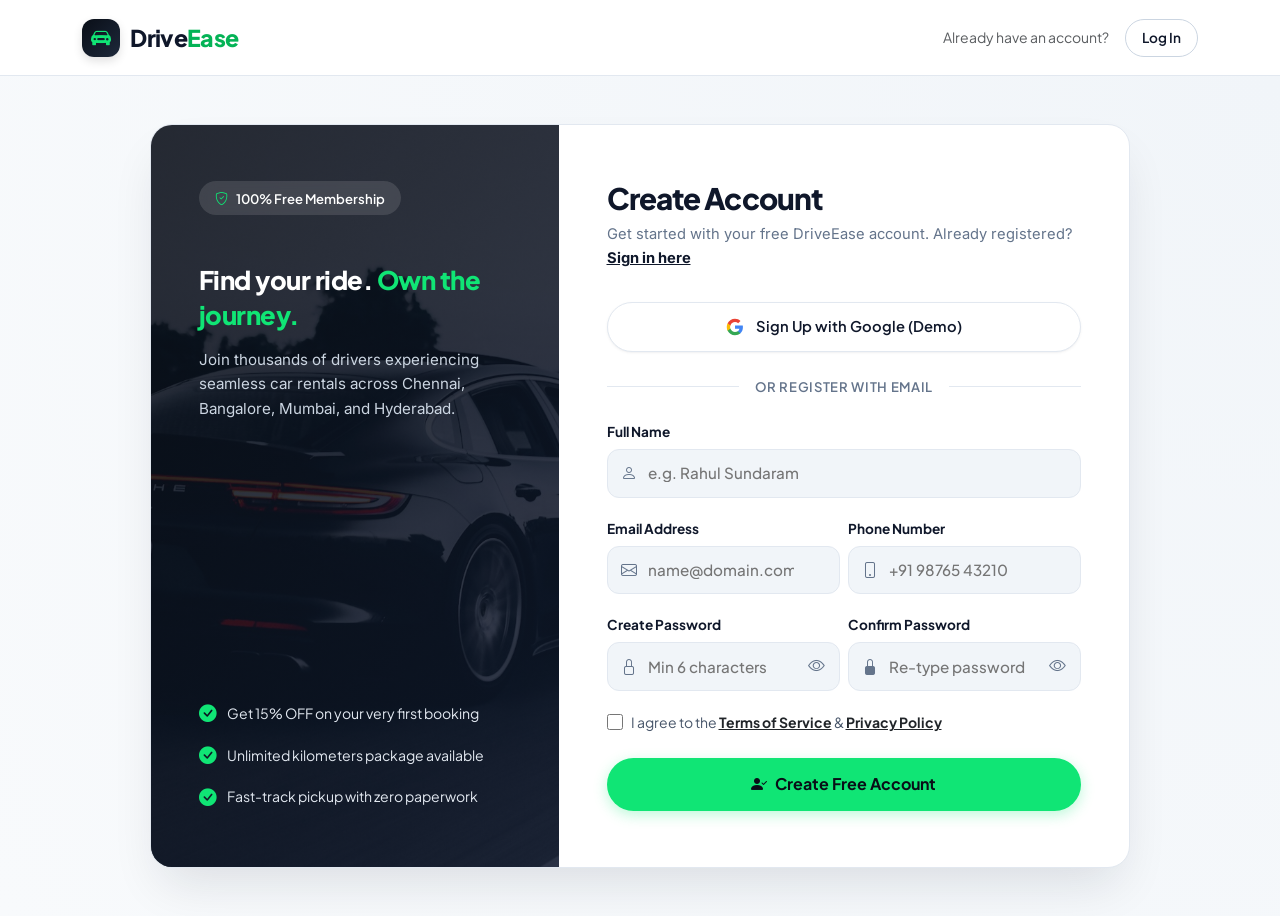
<file: register.html>
<!DOCTYPE html>
<html lang="en">
<head>
  <meta charset="UTF-8" />
  <meta name="viewport" content="width=device-width, initial-scale=1.0" />
  <title>Create Account | DriveEase – Premium Car Rental</title>
  
  <meta name="description" content="Create your DriveEase account to book premium verified cars across India with zero paperwork friction." />

  <!-- Google Fonts -->
  <link rel="preconnect" href="https://fonts.googleapis.com" />
  <link rel="preconnect" href="https://fonts.gstatic.com" crossorigin />
  <link href="https://fonts.googleapis.com/css2?family=Plus+Jakarta+Sans:wght@300;400;500;600;700;800&family=Inter:wght@400;500;600;700&display=swap" rel="stylesheet" />

  <!-- Bootstrap 5 CSS -->
  <link href="https://cdn.jsdelivr.net/npm/bootstrap@5.3.3/dist/css/bootstrap.min.css" rel="stylesheet" />

  <!-- Bootstrap Icons -->
  <link rel="stylesheet" href="https://cdn.jsdelivr.net/npm/bootstrap-icons@1.11.3/font/bootstrap-icons.min.css" />

  <!-- Custom CSS -->
  <link rel="stylesheet" href="css/style.css" />
  <link rel="stylesheet" href="css/auth.css" />
</head>
<body>

  <!-- Sticky Navbar -->
  <nav class="navbar navbar-expand-lg de-navbar">
    <div class="container">
      <a class="navbar-brand brand-logo" href="index.html">
        <div class="brand-icon-box">
          <i class="bi bi-car-front-fill"></i>
        </div>
        <span class="brand-text">Drive<span>Ease</span></span>
      </a>

      <div class="ms-auto d-flex align-items-center gap-3">
        <span class="text-muted small d-none d-sm-inline">Already have an account?</span>
        <a href="login.html" class="btn-drive-outline btn-sm-custom">Log In</a>
      </div>
    </div>
  </nav>

  <!-- Auth Wrapper -->
  <div class="auth-page-wrapper">
    <div class="auth-container-card">
      <div class="row g-0">
        
        <!-- Left Brand Showcase -->
        <div class="col-lg-5 auth-brand-col">
          <div>
            <div class="auth-brand-badge">
              <i class="bi bi-shield-check"></i> 100% Free Membership
            </div>

            <div class="auth-quote-box">
              <h2 class="auth-quote-text">
                Find your ride. <span>Own the journey.</span>
              </h2>
              <p class="auth-quote-sub">
                Join thousands of drivers experiencing seamless car rentals across Chennai, Bangalore, Mumbai, and Hyderabad.
              </p>
            </div>
          </div>

          <ul class="auth-feature-list">
            <li class="auth-feature-item">
              <i class="bi bi-check-circle-fill"></i> Get 15% OFF on your very first booking
            </li>
            <li class="auth-feature-item">
              <i class="bi bi-check-circle-fill"></i> Unlimited kilometers package available
            </li>
            <li class="auth-feature-item">
              <i class="bi bi-check-circle-fill"></i> Fast-track pickup with zero paperwork
            </li>
          </ul>
        </div>

        <!-- Right Form Column -->
        <div class="col-lg-7 auth-form-col">
          <div class="auth-form-header">
            <h1 class="auth-form-title">Create Account</h1>
            <p class="auth-form-desc">
              Get started with your free DriveEase account. Already registered? <a href="login.html">Sign in here</a>
            </p>
          </div>

          <!-- Google Auth Demo Button -->
          <button type="button" class="btn-google-auth">
            <svg class="google-icon-svg" viewBox="0 0 24 24">
              <path fill="#4285F4" d="M22.56 12.25c0-.78-.07-1.53-.2-2.25H12v4.26h5.92c-.26 1.37-1.04 2.53-2.21 3.31v2.77h3.57c2.08-1.92 3.28-4.74 3.28-8.09z" />
              <path fill="#34A853" d="M12 23c2.97 0 5.46-.98 7.28-2.66l-3.57-2.77c-.98.66-2.23 1.06-3.71 1.06-2.86 0-5.29-1.93-6.16-4.53H2.18v2.84C3.99 20.53 7.7 23 12 23z" />
              <path fill="#FBBC05" d="M5.84 14.09c-.22-.66-.35-1.36-.35-2.09s.13-1.43.35-2.09V7.06H2.18C1.43 8.55 1 10.22 1 12s.43 3.45 1.18 4.94l2.85-2.22.81-.63z" />
              <path fill="#EA4335" d="M12 5.38c1.62 0 3.06.56 4.21 1.64l3.15-3.15C17.45 2.09 14.97 1 12 1 7.7 1 3.99 3.47 2.18 7.06l3.66 2.84c.87-2.6 3.3-4.52 6.16-4.52z" />
            </svg>
            <span>Sign Up with Google (Demo)</span>
          </button>

          <div class="auth-divider">
            <span>Or register with email</span>
          </div>

          <!-- Registration Form -->
          <form id="registerForm" novalidate>
            <!-- Full Name -->
            <div class="auth-field-group">
              <label for="regName" class="auth-label">Full Name</label>
              <div class="auth-input-wrapper">
                <i class="bi bi-person field-icon"></i>
                <input 
                  type="text" 
                  id="regName" 
                  class="auth-input-control" 
                  placeholder="e.g. Rahul Sundaram" 
                  required 
                />
              </div>
              <div class="auth-error-feedback" id="regNameError"></div>
            </div>

            <!-- Email & Phone in 2 Cols -->
            <div class="row g-2">
              <div class="col-md-6">
                <div class="auth-field-group">
                  <label for="regEmail" class="auth-label">Email Address</label>
                  <div class="auth-input-wrapper">
                    <i class="bi bi-envelope field-icon"></i>
                    <input 
                      type="email" 
                      id="regEmail" 
                      class="auth-input-control" 
                      placeholder="name@domain.com" 
                      required 
                    />
                  </div>
                  <div class="auth-error-feedback" id="regEmailError"></div>
                </div>
              </div>

              <div class="col-md-6">
                <div class="auth-field-group">
                  <label for="regPhone" class="auth-label">Phone Number</label>
                  <div class="auth-input-wrapper">
                    <i class="bi bi-phone field-icon"></i>
                    <input 
                      type="tel" 
                      id="regPhone" 
                      class="auth-input-control" 
                      placeholder="+91 98765 43210" 
                      required 
                    />
                  </div>
                  <div class="auth-error-feedback" id="regPhoneError"></div>
                </div>
              </div>
            </div>

            <!-- Password & Confirm Password -->
            <div class="row g-2">
              <div class="col-md-6">
                <div class="auth-field-group">
                  <label for="regPassword" class="auth-label">Create Password</label>
                  <div class="auth-input-wrapper">
                    <i class="bi bi-lock field-icon"></i>
                    <input 
                      type="password" 
                      id="regPassword" 
                      class="auth-input-control" 
                      placeholder="Min 6 characters" 
                      required 
                    />
                    <button type="button" class="btn-toggle-password" data-target="regPassword" aria-label="Toggle password view">
                      <i class="bi bi-eye"></i>
                    </button>
                  </div>
                  <div class="auth-error-feedback" id="regPasswordError"></div>
                </div>
              </div>

              <div class="col-md-6">
                <div class="auth-field-group">
                  <label for="regConfirmPassword" class="auth-label">Confirm Password</label>
                  <div class="auth-input-wrapper">
                    <i class="bi bi-lock-fill field-icon"></i>
                    <input 
                      type="password" 
                      id="regConfirmPassword" 
                      class="auth-input-control" 
                      placeholder="Re-type password" 
                      required 
                    />
                    <button type="button" class="btn-toggle-password" data-target="regConfirmPassword" aria-label="Toggle password view">
                      <i class="bi bi-eye"></i>
                    </button>
                  </div>
                  <div class="auth-error-feedback" id="regConfirmPasswordError"></div>
                </div>
              </div>
            </div>

            <!-- Terms & Conditions Checkbox -->
            <div class="mb-4">
              <label class="auth-checkbox-label">
                <input type="checkbox" id="regTerms" required />
                <span class="small">I agree to the <a href="#" class="text-decoration-underline text-dark fw-bold">Terms of Service</a> &amp; <a href="#" class="text-decoration-underline text-dark fw-bold">Privacy Policy</a></span>
              </label>
              <div class="auth-error-feedback" id="regTermsError"></div>
            </div>

            <!-- Submit Button -->
            <button type="submit" class="btn-drive-lime btn-auth-submit">
              <i class="bi bi-person-check-fill"></i> Create Free Account
            </button>
          </form>

        </div>

      </div>
    </div>
  </div>

  <!-- Scripts -->
  <script src="https://cdn.jsdelivr.net/npm/bootstrap@5.3.3/dist/js/bootstrap.bundle.min.js"></script>
  <script src="js/cars-data.js"></script>
  <script src="js/main.js"></script>
  <script src="js/auth.js"></script>
</body>
</html>
</file>
<file: css/style.css>
/* ==========================================================================
   DriveEase – Premium Car Rental Marketplace
   Global Stylesheet & Design System
   ========================================================================== */

@import url('https://fonts.googleapis.com/css2?family=Plus+Jakarta+Sans:wght@300;400;500;600;700;800&family=Inter:wght@300;400;500;600;700&display=swap');

:root {
  /* Brand Colors */
  --primary-navy: #090e17;
  --primary-dark: #0f172a;
  --primary-slate: #1e293b;
  --primary-muted: #334155;
  
  /* Accent Lime Green (CTA & Highlights) */
  --accent-lime: #10e575;
  --accent-lime-hover: #05cd63;
  --accent-lime-active: #04b356;
  --accent-lime-subtle: rgba(16, 229, 117, 0.12);
  --accent-lime-glow: rgba(16, 229, 117, 0.35);

  /* Neutrals & Surfaces */
  --bg-page: #f8fafc;
  --bg-surface: #ffffff;
  --bg-subtle: #f1f5f9;
  --border-light: #e2e8f0;
  --border-subtle: #cbd5e1;

  /* Typography */
  --font-main: 'Plus Jakarta Sans', 'Inter', -apple-system, BlinkMacSystemFont, "Segoe UI", Roboto, sans-serif;
  --font-body: 'Inter', -apple-system, BlinkMacSystemFont, sans-serif;
  --text-primary: #0f172a;
  --text-secondary: #475569;
  --text-muted: #64748b;
  --text-light: #94a3b8;

  /* Shadows */
  --shadow-sm: 0 1px 3px 0 rgba(15, 23, 42, 0.05), 0 1px 2px -1px rgba(15, 23, 42, 0.05);
  --shadow-md: 0 4px 6px -1px rgba(15, 23, 42, 0.07), 0 2px 4px -2px rgba(15, 23, 42, 0.05);
  --shadow-lg: 0 10px 25px -5px rgba(15, 23, 42, 0.08), 0 8px 10px -6px rgba(15, 23, 42, 0.03);
  --shadow-xl: 0 20px 35px -10px rgba(15, 23, 42, 0.12), 0 10px 15px -5px rgba(15, 23, 42, 0.05);
  --shadow-card: 0 4px 20px -2px rgba(15, 23, 42, 0.05), 0 2px 6px -1px rgba(15, 23, 42, 0.03);
  --shadow-hover: 0 20px 32px -8px rgba(15, 23, 42, 0.12), 0 8px 16px -4px rgba(15, 23, 42, 0.06);

  /* Radius */
  --radius-sm: 8px;
  --radius-md: 12px;
  --radius-lg: 16px;
  --radius-xl: 22px;
  --radius-pill: 9999px;

  /* Transitions */
  --transition-fast: 0.15s ease;
  --transition-normal: 0.25s cubic-bezier(0.16, 1, 0.3, 1);
  --transition-slow: 0.4s cubic-bezier(0.16, 1, 0.3, 1);
}

/* Base Resets */
* {
  margin: 0;
  padding: 0;
  box-sizing: border-box;
}

body {
  font-family: var(--font-main);
  background-color: var(--bg-page);
  color: var(--text-primary);
  line-height: 1.6;
  -webkit-font-smoothing: antialiased;
  -moz-osx-font-smoothing: grayscale;
  overflow-x: hidden;
}

h1, h2, h3, h4, h5, h6 {
  font-weight: 700;
  color: var(--text-primary);
  letter-spacing: -0.02em;
}

p {
  color: var(--text-secondary);
  font-family: var(--font-body);
}

a {
  text-decoration: none;
  color: inherit;
  transition: var(--transition-fast);
}

img {
  max-width: 100%;
  height: auto;
  display: block;
}

/* ==========================================================================
   DriveEase Custom Buttons
   ========================================================================== */

.btn-drive-lime {
  background-color: var(--accent-lime);
  color: var(--primary-navy);
  font-weight: 600;
  border: 1px solid transparent;
  border-radius: var(--radius-pill);
  padding: 0.65rem 1.6rem;
  font-size: 0.95rem;
  transition: var(--transition-normal);
  display: inline-flex;
  align-items: center;
  justify-content: center;
  gap: 0.5rem;
  box-shadow: 0 4px 14px rgba(16, 229, 117, 0.28);
  cursor: pointer;
}

.btn-drive-lime:hover,
.btn-drive-lime:focus {
  background-color: var(--accent-lime-hover);
  color: var(--primary-navy);
  transform: translateY(-2px);
  box-shadow: 0 8px 20px rgba(16, 229, 117, 0.4);
}

.btn-drive-lime:active {
  transform: translateY(0);
}

.btn-drive-dark {
  background-color: var(--primary-dark);
  color: #ffffff;
  font-weight: 600;
  border: 1px solid var(--primary-slate);
  border-radius: var(--radius-pill);
  padding: 0.65rem 1.6rem;
  font-size: 0.95rem;
  transition: var(--transition-normal);
  display: inline-flex;
  align-items: center;
  justify-content: center;
  gap: 0.5rem;
  cursor: pointer;
}

.btn-drive-dark:hover {
  background-color: var(--primary-navy);
  color: #ffffff;
  border-color: var(--primary-dark);
  transform: translateY(-2px);
  box-shadow: var(--shadow-md);
}

.btn-drive-outline {
  background-color: transparent;
  color: var(--text-primary);
  font-weight: 600;
  border: 1.5px solid var(--border-color, #cbd5e1);
  border-radius: var(--radius-pill);
  padding: 0.6rem 1.5rem;
  font-size: 0.95rem;
  transition: var(--transition-normal);
  display: inline-flex;
  align-items: center;
  justify-content: center;
  gap: 0.5rem;
  cursor: pointer;
}

.btn-drive-outline:hover {
  background-color: var(--bg-subtle);
  border-color: var(--text-primary);
  color: var(--text-primary);
  transform: translateY(-2px);
}

.btn-sm-custom {
  padding: 0.45rem 1rem;
  font-size: 0.85rem;
}

.btn-lg-custom {
  padding: 0.85rem 2rem;
  font-size: 1.05rem;
}

/* ==========================================================================
   Header & Sticky Navbar
   ========================================================================== */

.de-navbar {
  background-color: rgba(255, 255, 255, 0.92);
  backdrop-filter: blur(14px);
  -webkit-backdrop-filter: blur(14px);
  border-bottom: 1px solid var(--border-light);
  padding: 0.85rem 0;
  position: sticky;
  top: 0;
  z-index: 1040;
  transition: all 0.3s ease;
}

.de-navbar.scrolled {
  box-shadow: var(--shadow-md);
  padding: 0.65rem 0;
}

.brand-logo {
  display: flex;
  align-items: center;
  gap: 0.65rem;
  font-weight: 800;
  font-size: 1.45rem;
  color: var(--primary-dark);
  letter-spacing: -0.03em;
}

.brand-icon-box {
  width: 38px;
  height: 38px;
  background: linear-gradient(135deg, var(--primary-navy), var(--primary-slate));
  border-radius: var(--radius-md);
  display: flex;
  align-items: center;
  justify-content: center;
  color: var(--accent-lime);
  font-size: 1.25rem;
  box-shadow: 0 4px 10px rgba(0, 0, 0, 0.12);
}

.brand-text span {
  color: var(--accent-lime-active);
}

.navbar-nav .nav-link {
  font-weight: 500;
  color: var(--text-secondary);
  font-size: 0.95rem;
  padding: 0.5rem 1rem !important;
  border-radius: var(--radius-pill);
  transition: var(--transition-fast);
}

.navbar-nav .nav-link:hover {
  color: var(--primary-dark);
  background-color: var(--bg-subtle);
}

.navbar-nav .nav-link.active {
  color: var(--primary-dark);
  font-weight: 700;
  background-color: var(--bg-subtle);
}

.nav-actions {
  display: flex;
  align-items: center;
  gap: 0.75rem;
}

/* User Account Dropdown in Navbar */
.user-menu-btn {
  display: flex;
  align-items: center;
  gap: 0.6rem;
  padding: 0.4rem 0.85rem 0.4rem 0.5rem;
  background-color: var(--bg-subtle);
  border: 1px solid var(--border-light);
  border-radius: var(--radius-pill);
  font-size: 0.9rem;
  font-weight: 600;
  color: var(--text-primary);
  cursor: pointer;
  transition: var(--transition-fast);
}

.user-menu-btn:hover {
  background-color: #e2e8f0;
}

.user-avatar-sm {
  width: 30px;
  height: 30px;
  border-radius: 50%;
  background-color: var(--primary-dark);
  color: #fff;
  display: flex;
  align-items: center;
  justify-content: center;
  font-size: 0.8rem;
  font-weight: 700;
}

/* Wishlist Badge Counter */
.nav-wishlist-btn {
  position: relative;
  width: 40px;
  height: 40px;
  border-radius: 50%;
  display: flex;
  align-items: center;
  justify-content: center;
  background-color: var(--bg-subtle);
  color: var(--text-primary);
  border: 1px solid var(--border-light);
  transition: var(--transition-fast);
}

.nav-wishlist-btn:hover {
  color: #e11d48;
  background-color: #ffe4e6;
}

.nav-wishlist-badge {
  position: absolute;
  top: -3px;
  right: -3px;
  background-color: #e11d48;
  color: #fff;
  font-size: 0.68rem;
  font-weight: 700;
  width: 18px;
  height: 18px;
  border-radius: 50%;
  display: flex;
  align-items: center;
  justify-content: center;
}

/* ==========================================================================
   Shared Vehicle Card Component
   ========================================================================== */

.de-car-card {
  background-color: var(--bg-surface);
  border-radius: var(--radius-lg);
  border: 1px solid var(--border-light);
  box-shadow: var(--shadow-card);
  transition: var(--transition-normal);
  overflow: hidden;
  display: flex;
  flex-direction: column;
  position: relative;
  height: 100%;
}

.de-car-card:hover {
  transform: translateY(-6px);
  box-shadow: var(--shadow-hover);
  border-color: #cbd5e1;
}

.card-img-wrapper {
  position: relative;
  width: 100%;
  height: 210px;
  background-color: #e2e8f0;
  overflow: hidden;
}

.card-img-wrapper img {
  width: 100%;
  height: 100%;
  object-fit: cover;
  transition: transform 0.5s cubic-bezier(0.16, 1, 0.3, 1);
}

.de-car-card:hover .card-img-wrapper img {
  transform: scale(1.06);
}

.card-badge-category {
  position: absolute;
  top: 14px;
  left: 14px;
  background-color: rgba(15, 23, 42, 0.85);
  backdrop-filter: blur(8px);
  color: #ffffff;
  font-size: 0.75rem;
  font-weight: 600;
  padding: 0.3rem 0.75rem;
  border-radius: var(--radius-pill);
  text-transform: uppercase;
  letter-spacing: 0.05em;
  z-index: 2;
}

.card-btn-favorite {
  position: absolute;
  top: 12px;
  right: 12px;
  width: 36px;
  height: 36px;
  background-color: rgba(255, 255, 255, 0.9);
  backdrop-filter: blur(6px);
  border: 1px solid rgba(255, 255, 255, 0.3);
  border-radius: 50%;
  display: flex;
  align-items: center;
  justify-content: center;
  color: var(--text-muted);
  cursor: pointer;
  transition: var(--transition-fast);
  z-index: 2;
  box-shadow: 0 2px 8px rgba(0, 0, 0, 0.1);
}

.card-btn-favorite:hover {
  transform: scale(1.12);
  color: #e11d48;
}

.card-btn-favorite.active {
  color: #e11d48;
  background-color: #ffffff;
}

.card-btn-favorite.active i::before {
  content: "\F415"; /* bi-heart-fill */
}

.card-body-content {
  padding: 1.25rem;
  display: flex;
  flex-direction: column;
  flex-grow: 1;
}

.card-header-info {
  display: flex;
  justify-content: space-between;
  align-items: flex-start;
  margin-bottom: 0.5rem;
}

.card-car-brand {
  font-size: 0.8rem;
  font-weight: 600;
  color: var(--text-muted);
  text-transform: uppercase;
  letter-spacing: 0.05em;
  margin-bottom: 0.2rem;
}

.card-car-title {
  font-size: 1.15rem;
  font-weight: 700;
  color: var(--text-primary);
  margin-bottom: 0;
  line-height: 1.3;
}

.card-car-rating {
  display: flex;
  align-items: center;
  gap: 0.25rem;
  background-color: #fffbeb;
  color: #b45309;
  font-weight: 700;
  font-size: 0.8rem;
  padding: 0.25rem 0.55rem;
  border-radius: var(--radius-sm);
  border: 1px solid #fef3c7;
}

.card-location-info {
  font-size: 0.82rem;
  color: var(--text-muted);
  margin-bottom: 1rem;
  display: flex;
  align-items: center;
  gap: 0.35rem;
}

/* Feature Spec Pills */
.card-spec-grid {
  display: grid;
  grid-template-columns: repeat(3, 1fr);
  gap: 0.5rem;
  background-color: var(--bg-subtle);
  padding: 0.75rem;
  border-radius: var(--radius-md);
  margin-bottom: 1.2rem;
}

.card-spec-item {
  display: flex;
  flex-direction: column;
  align-items: center;
  text-align: center;
  font-size: 0.78rem;
  color: var(--text-secondary);
}

.card-spec-item i {
  font-size: 1rem;
  color: var(--primary-slate);
  margin-bottom: 0.2rem;
}

.card-spec-item span {
  font-weight: 600;
  color: var(--text-primary);
}

/* Card Price & CTA Footer */
.card-footer-action {
  margin-top: auto;
  padding-top: 1rem;
  border-top: 1px solid var(--border-light);
  display: flex;
  align-items: center;
  justify-content: space-between;
  gap: 0.75rem;
}

.card-price-block {
  display: flex;
  flex-direction: column;
}

.card-price-value {
  font-size: 1.35rem;
  font-weight: 800;
  color: var(--text-primary);
  line-height: 1;
}

.card-price-period {
  font-size: 0.78rem;
  color: var(--text-muted);
  font-weight: 500;
}

.card-actions-group {
  display: flex;
  align-items: center;
  gap: 0.45rem;
}

.btn-card-details {
  background-color: var(--bg-subtle);
  color: var(--text-primary);
  border: 1px solid var(--border-light);
  font-size: 0.85rem;
  font-weight: 600;
  border-radius: var(--radius-pill);
  padding: 0.5rem 0.95rem;
  transition: var(--transition-fast);
}

.btn-card-details:hover {
  background-color: #e2e8f0;
  color: var(--primary-dark);
}

.btn-card-book {
  background-color: var(--accent-lime);
  color: var(--primary-navy);
  font-size: 0.85rem;
  font-weight: 700;
  border-radius: var(--radius-pill);
  padding: 0.5rem 1.05rem;
  transition: var(--transition-fast);
  box-shadow: 0 2px 8px rgba(16, 229, 117, 0.3);
}

.btn-card-book:hover {
  background-color: var(--accent-lime-hover);
  color: var(--primary-navy);
  box-shadow: 0 4px 12px rgba(16, 229, 117, 0.4);
}

/* ==========================================================================
   Toast Notification System
   ========================================================================== */

.de-toast-container {
  position: fixed;
  bottom: 24px;
  right: 24px;
  z-index: 1090;
  display: flex;
  flex-direction: column;
  gap: 10px;
  max-width: 380px;
  pointer-events: none;
}

.de-toast {
  pointer-events: auto;
  background-color: #ffffff;
  color: var(--text-primary);
  border-radius: var(--radius-md);
  border: 1px solid var(--border-light);
  box-shadow: var(--shadow-xl);
  padding: 1rem 1.25rem;
  display: flex;
  align-items: center;
  gap: 0.85rem;
  animation: slideInToast 0.35s cubic-bezier(0.16, 1, 0.3, 1) forwards;
  transition: all 0.3s ease;
}

.de-toast.success {
  border-left: 5px solid var(--accent-lime-active);
}

.de-toast.error {
  border-left: 5px solid #ef4444;
}

.de-toast.info {
  border-left: 5px solid #3b82f6;
}

.de-toast-icon {
  font-size: 1.35rem;
  flex-shrink: 0;
}

.de-toast.success .de-toast-icon {
  color: #16a34a;
}

.de-toast.error .de-toast-icon {
  color: #ef4444;
}

.de-toast.info .de-toast-icon {
  color: #3b82f6;
}

.de-toast-message {
  font-size: 0.9rem;
  font-weight: 500;
  flex-grow: 1;
}

.de-toast-close {
  background: none;
  border: none;
  color: var(--text-muted);
  cursor: pointer;
  font-size: 1.1rem;
  padding: 0.2rem;
  transition: var(--transition-fast);
}

.de-toast-close:hover {
  color: var(--text-primary);
}

@keyframes slideInToast {
  from {
    transform: translateX(100%);
    opacity: 0;
  }
  to {
    transform: translateX(0);
    opacity: 1;
  }
}

/* ==========================================================================
   Footer
   ========================================================================== */

.de-footer {
  background-color: var(--primary-navy);
  color: #94a3b8;
  padding-top: 4.5rem;
  padding-bottom: 2rem;
  margin-top: 5rem;
  border-top: 1px solid #1e293b;
}

.footer-brand-title {
  color: #ffffff;
  font-size: 1.5rem;
  font-weight: 800;
  display: flex;
  align-items: center;
  gap: 0.6rem;
  margin-bottom: 1rem;
}

.footer-brand-title span {
  color: var(--accent-lime);
}

.footer-desc {
  font-size: 0.9rem;
  line-height: 1.6;
  color: #94a3b8;
  margin-bottom: 1.5rem;
}

.footer-social-links {
  display: flex;
  gap: 0.75rem;
}

.social-circle-btn {
  width: 38px;
  height: 38px;
  border-radius: 50%;
  background-color: #1e293b;
  color: #cbd5e1;
  display: flex;
  align-items: center;
  justify-content: center;
  transition: var(--transition-fast);
  font-size: 1rem;
}

.social-circle-btn:hover {
  background-color: var(--accent-lime);
  color: var(--primary-navy);
  transform: translateY(-3px);
}

.footer-heading {
  color: #ffffff;
  font-size: 1rem;
  font-weight: 700;
  margin-bottom: 1.25rem;
  letter-spacing: -0.01em;
}

.footer-nav-list {
  list-style: none;
  padding: 0;
  margin: 0;
}

.footer-nav-list li {
  margin-bottom: 0.75rem;
}

.footer-nav-list a {
  color: #94a3b8;
  font-size: 0.9rem;
  transition: var(--transition-fast);
  display: inline-flex;
  align-items: center;
  gap: 0.4rem;
}

.footer-nav-list a:hover {
  color: var(--accent-lime);
  transform: translateX(4px);
}

.footer-contact-item {
  display: flex;
  align-items: flex-start;
  gap: 0.75rem;
  margin-bottom: 0.85rem;
  font-size: 0.9rem;
  color: #94a3b8;
}

.footer-contact-item i {
  color: var(--accent-lime);
  font-size: 1.1rem;
  margin-top: 0.15rem;
}

.footer-bottom {
  margin-top: 3.5rem;
  padding-top: 1.75rem;
  border-top: 1px solid #1e293b;
  display: flex;
  flex-wrap: wrap;
  align-items: center;
  justify-content: space-between;
  gap: 1rem;
  font-size: 0.85rem;
  color: #64748b;
}

.footer-bottom-links {
  display: flex;
  gap: 1.5rem;
}

.footer-bottom-links a {
  color: #64748b;
  transition: var(--transition-fast);
}

.footer-bottom-links a:hover {
  color: #cbd5e1;
}

/* ==========================================================================
   Utilities & Common Badges
   ========================================================================== */

.badge-soft-success {
  background-color: #ecfdf5;
  color: #065f46;
  font-weight: 600;
}

.badge-soft-warning {
  background-color: #fffbeb;
  color: #92400e;
  font-weight: 600;
}

.badge-soft-info {
  background-color: #eff6ff;
  color: #1e40af;
  font-weight: 600;
}

.section-tag {
  display: inline-flex;
  align-items: center;
  gap: 0.45rem;
  background-color: var(--accent-lime-subtle);
  color: #065f46;
  font-size: 0.8rem;
  font-weight: 700;
  text-transform: uppercase;
  letter-spacing: 0.08em;
  padding: 0.35rem 0.9rem;
  border-radius: var(--radius-pill);
  margin-bottom: 0.75rem;
}

.section-tag i {
  color: var(--accent-lime-active);
}

.section-title {
  font-size: 2.25rem;
  font-weight: 800;
  margin-bottom: 0.75rem;
  letter-spacing: -0.03em;
}

.section-subtitle {
  font-size: 1.05rem;
  color: var(--text-secondary);
  max-width: 620px;
}

/* Responsive Tweaks */
@media (max-width: 991.98px) {
  .section-title {
    font-size: 1.85rem;
  }
  .navbar-collapse {
    background-color: #ffffff;
    padding: 1.25rem;
    border-radius: var(--radius-lg);
    box-shadow: var(--shadow-xl);
    margin-top: 0.85rem;
    border: 1px solid var(--border-light);
  }
}


/* ==========================================================================
   Profile & Account Dashboard Styles
   ========================================================================== */

.profile-header-card {
  background: linear-gradient(135deg, var(--primary-navy) 0%, var(--primary-slate) 100%);
  border-radius: var(--radius-xl);
  color: #ffffff;
  padding: 2.75rem 2.5rem;
  margin-bottom: 2rem;
  box-shadow: var(--shadow-xl);
}

.profile-avatar-large {
  width: 90px;
  height: 90px;
  border-radius: 50%;
  background: linear-gradient(135deg, var(--accent-lime), #05cd63);
  color: var(--primary-navy);
  font-size: 2.2rem;
  font-weight: 800;
  display: flex;
  align-items: center;
  justify-content: center;
  box-shadow: 0 8px 20px rgba(16, 229, 117, 0.35);
  flex-shrink: 0;
}

.profile-stats-badge {
  background: rgba(255, 255, 255, 0.1);
  backdrop-filter: blur(8px);
  border: 1px solid rgba(255, 255, 255, 0.2);
  border-radius: var(--radius-lg);
  padding: 0.85rem 1.4rem;
  text-align: center;
}

.profile-stats-val {
  font-size: 1.6rem;
  font-weight: 800;
  color: var(--accent-lime);
  line-height: 1;
}

.profile-stats-lbl {
  font-size: 0.78rem;
  color: #cbd5e1;
  text-transform: uppercase;
  letter-spacing: 0.05em;
  margin-top: 0.2rem;
}

/* Profile Tab Navigation */
.profile-nav-pills {
  display: flex;
  gap: 0.75rem;
  background-color: #ffffff;
  padding: 0.5rem;
  border-radius: var(--radius-pill);
  border: 1px solid var(--border-light);
  box-shadow: var(--shadow-card);
  margin-bottom: 2rem;
  width: fit-content;
  flex-wrap: wrap;
}

.profile-nav-link {
  background: transparent;
  border: none;
  padding: 0.65rem 1.5rem;
  border-radius: var(--radius-pill);
  font-size: 0.92rem;
  font-weight: 700;
  color: var(--text-muted);
  cursor: pointer;
  transition: var(--transition-fast);
  display: inline-flex;
  align-items: center;
  gap: 0.5rem;
}

.profile-nav-link:hover {
  color: var(--primary-dark);
}

.profile-nav-link.active {
  background-color: var(--primary-dark);
  color: #ffffff;
  box-shadow: var(--shadow-sm);
}

.profile-nav-link.active i {
  color: var(--accent-lime);
}

.profile-tab-pane {
  display: none;
}

.profile-tab-pane.active {
  display: block;
  animation: fadeIn 0.3s ease;
}

/* Booking History Card */
.booking-history-card {
  background-color: #ffffff;
  border-radius: var(--radius-lg);
  border: 1px solid var(--border-light);
  box-shadow: var(--shadow-card);
  padding: 1.5rem;
  margin-bottom: 1.5rem;
  transition: var(--transition-normal);
}

.booking-history-card:hover {
  box-shadow: var(--shadow-hover);
  border-color: #cbd5e1;
}

.booking-card-top {
  display: flex;
  align-items: center;
  justify-content: space-between;
  padding-bottom: 1rem;
  border-bottom: 1px solid var(--border-light);
  margin-bottom: 1.25rem;
}

.booking-ref-badge {
  font-family: monospace;
  font-weight: 700;
  color: var(--primary-dark);
  background-color: var(--bg-subtle);
  padding: 0.25rem 0.65rem;
  border-radius: var(--radius-sm);
  font-size: 0.88rem;
}

.booking-card-main {
  display: flex;
  align-items: center;
  gap: 1.5rem;
  flex-wrap: wrap;
}

.booking-vehicle-thumb {
  width: 140px;
  height: 95px;
  border-radius: var(--radius-md);
  object-fit: cover;
  background-color: #e2e8f0;
  flex-shrink: 0;
}

.booking-vehicle-meta {
  flex-grow: 1;
}

.booking-dates-summary {
  display: flex;
  align-items: center;
  gap: 0.45rem;
  font-weight: 600;
  font-size: 0.9rem;
  color: var(--text-primary);
  margin-bottom: 0.2rem;
}

.booking-loc-summary {
  font-size: 0.82rem;
  color: var(--text-muted);
}

.booking-card-actions {
  display: flex;
  align-items: center;
  gap: 0.75rem;
  padding-top: 1rem;
  border-top: 1px solid var(--border-light);
  margin-top: 1.25rem;
}

@media (max-width: 767.98px) {
  .profile-header-card {
    padding: 1.75rem 1.25rem;
  }
  .profile-avatar-large {
    width: 65px;
    height: 65px;
    font-size: 1.6rem;
  }
  .profile-nav-pills {
    width: 100%;
  }
  .profile-nav-link {
    flex-grow: 1;
    justify-content: center;
  }
}
</file>
<file: css/home.css>
/* ==========================================================================
   DriveEase – Homepage Styles
   ========================================================================== */

/* Hero Section */
.hero-section {
  position: relative;
  min-height: 580px;
  background: linear-gradient(135deg, rgba(9, 14, 23, 0.82) 0%, rgba(15, 23, 42, 0.72) 100%),
              url('../assets/images/hero-car.jpg') center center / cover no-repeat;
  display: flex;
  align-items: center;
  padding: 5.5rem 0 7.5rem 0;
  color: #ffffff;
}

.hero-badge {
  display: inline-flex;
  align-items: center;
  gap: 0.5rem;
  background: rgba(255, 255, 255, 0.12);
  backdrop-filter: blur(8px);
  border: 1px solid rgba(255, 255, 255, 0.2);
  padding: 0.4rem 1.1rem;
  border-radius: var(--radius-pill);
  font-size: 0.85rem;
  font-weight: 600;
  color: #ffffff;
  margin-bottom: 1.25rem;
}

.hero-badge i {
  color: var(--accent-lime);
}

.hero-title {
  font-size: 3.5rem;
  font-weight: 800;
  line-height: 1.15;
  color: #ffffff;
  margin-bottom: 1.25rem;
  letter-spacing: -0.035em;
}

.hero-title span {
  color: var(--accent-lime);
}

.hero-subtitle {
  font-size: 1.2rem;
  color: #cbd5e1;
  max-width: 640px;
  line-height: 1.6;
  margin-bottom: 2rem;
  font-family: var(--font-body);
}

.hero-cta-group {
  display: flex;
  flex-wrap: wrap;
  gap: 1rem;
}

.hero-stats-row {
  display: flex;
  align-items: center;
  gap: 2.5rem;
  margin-top: 3rem;
  padding-top: 2rem;
  border-top: 1px solid rgba(255, 255, 255, 0.15);
}

.hero-stat-item h4 {
  color: #ffffff;
  font-size: 1.75rem;
  font-weight: 800;
  margin-bottom: 0.15rem;
  line-height: 1;
}

.hero-stat-item h4 span {
  color: var(--accent-lime);
}

.hero-stat-item p {
  color: #94a3b8;
  font-size: 0.85rem;
  margin-bottom: 0;
}

/* ==========================================================================
   Floating Search Widget
   ========================================================================== */

.search-widget-wrapper {
  margin-top: -3.8rem;
  position: relative;
  z-index: 20;
}

.search-booking-card {
  background-color: #ffffff;
  border-radius: var(--radius-xl);
  padding: 1.75rem 2rem;
  box-shadow: 0 20px 40px -10px rgba(15, 23, 42, 0.15), 0 1px 3px rgba(0, 0, 0, 0.05);
  border: 1px solid var(--border-light);
}

.search-form-row {
  display: grid;
  grid-template-columns: repeat(4, 1fr) auto;
  gap: 1.25rem;
  align-items: flex-end;
}

.search-field-group {
  display: flex;
  flex-direction: column;
  gap: 0.4rem;
}

.search-field-label {
  font-size: 0.82rem;
  font-weight: 700;
  color: var(--text-muted);
  text-transform: uppercase;
  letter-spacing: 0.05em;
  display: flex;
  align-items: center;
  gap: 0.4rem;
}

.search-field-label i {
  color: var(--accent-lime-active);
  font-size: 0.95rem;
}

.search-input-box {
  background-color: var(--bg-subtle);
  border: 1.5px solid var(--border-light);
  border-radius: var(--radius-md);
  padding: 0.65rem 0.9rem;
  font-size: 0.92rem;
  font-weight: 600;
  color: var(--text-primary);
  width: 100%;
  transition: var(--transition-fast);
  outline: none;
}

.search-input-box:focus {
  border-color: var(--accent-lime-active);
  background-color: #ffffff;
  box-shadow: 0 0 0 3px rgba(16, 229, 117, 0.2);
}

.btn-search-submit {
  height: 48px;
  padding: 0 1.8rem;
  font-size: 0.95rem;
  font-weight: 700;
  white-space: nowrap;
}

/* ==========================================================================
   Popular Categories
   ========================================================================== */

.category-card {
  position: relative;
  border-radius: var(--radius-lg);
  overflow: hidden;
  height: 200px;
  box-shadow: var(--shadow-card);
  transition: var(--transition-normal);
  cursor: pointer;
  display: flex;
  flex-direction: column;
  justify-content: flex-end;
  padding: 1.5rem;
  color: #ffffff;
}

.category-card img {
  position: absolute;
  top: 0;
  left: 0;
  width: 100%;
  height: 100%;
  object-fit: cover;
  transition: transform 0.6s cubic-bezier(0.16, 1, 0.3, 1);
  z-index: 1;
}

.category-card::after {
  content: '';
  position: absolute;
  top: 0;
  left: 0;
  width: 100%;
  height: 100%;
  background: linear-gradient(180deg, rgba(15, 23, 42, 0.1) 0%, rgba(9, 14, 23, 0.85) 100%);
  z-index: 2;
  transition: background 0.3s ease;
}

.category-card:hover {
  transform: translateY(-6px);
  box-shadow: var(--shadow-hover);
}

.category-card:hover img {
  transform: scale(1.08);
}

.category-card:hover::after {
  background: linear-gradient(180deg, rgba(15, 23, 42, 0.15) 0%, rgba(9, 14, 23, 0.92) 100%);
}

.category-content {
  position: relative;
  z-index: 3;
}

.category-title {
  color: #ffffff;
  font-size: 1.3rem;
  font-weight: 800;
  margin-bottom: 0.2rem;
  display: flex;
  align-items: center;
  justify-content: space-between;
}

.category-count {
  font-size: 0.8rem;
  color: #cbd5e1;
  font-weight: 500;
}

.category-arrow-icon {
  width: 28px;
  height: 28px;
  border-radius: 50%;
  background-color: rgba(255, 255, 255, 0.2);
  backdrop-filter: blur(4px);
  display: flex;
  align-items: center;
  justify-content: center;
  font-size: 0.8rem;
  color: var(--accent-lime);
  transition: var(--transition-fast);
}

.category-card:hover .category-arrow-icon {
  background-color: var(--accent-lime);
  color: var(--primary-navy);
  transform: translateX(4px);
}

/* ==========================================================================
   Why DriveEase
   ========================================================================== */

.feature-box {
  background-color: #ffffff;
  border-radius: var(--radius-lg);
  padding: 2rem 1.75rem;
  border: 1px solid var(--border-light);
  box-shadow: var(--shadow-card);
  transition: var(--transition-normal);
  height: 100%;
}

.feature-box:hover {
  transform: translateY(-5px);
  box-shadow: var(--shadow-hover);
  border-color: #cbd5e1;
}

.feature-icon-wrapper {
  width: 58px;
  height: 58px;
  border-radius: var(--radius-md);
  background-color: var(--accent-lime-subtle);
  color: #065f46;
  display: flex;
  align-items: center;
  justify-content: center;
  font-size: 1.75rem;
  margin-bottom: 1.25rem;
  transition: var(--transition-fast);
}

.feature-box:hover .feature-icon-wrapper {
  background-color: var(--accent-lime);
  color: var(--primary-navy);
}

.feature-box h4 {
  font-size: 1.2rem;
  font-weight: 700;
  margin-bottom: 0.65rem;
}

.feature-box p {
  font-size: 0.92rem;
  color: var(--text-secondary);
  margin-bottom: 0;
  line-height: 1.55;
}

/* ==========================================================================
   How It Works (3 Steps)
   ========================================================================== */

.step-card {
  position: relative;
  background-color: #ffffff;
  border-radius: var(--radius-lg);
  padding: 2.25rem 2rem;
  border: 1px solid var(--border-light);
  box-shadow: var(--shadow-card);
  transition: var(--transition-normal);
  height: 100%;
}

.step-card:hover {
  transform: translateY(-5px);
  box-shadow: var(--shadow-hover);
}

.step-number-badge {
  width: 44px;
  height: 44px;
  border-radius: 50%;
  background: linear-gradient(135deg, var(--primary-dark), var(--primary-slate));
  color: var(--accent-lime);
  display: flex;
  align-items: center;
  justify-content: center;
  font-size: 1.15rem;
  font-weight: 800;
  margin-bottom: 1.25rem;
  box-shadow: 0 4px 10px rgba(0, 0, 0, 0.15);
}

.step-card h4 {
  font-size: 1.25rem;
  font-weight: 700;
  margin-bottom: 0.75rem;
}

.step-card p {
  font-size: 0.92rem;
  color: var(--text-secondary);
  margin-bottom: 0;
  line-height: 1.6;
}

/* ==========================================================================
   Offers Promotional Banner
   ========================================================================== */

.promo-banner-card {
  background: linear-gradient(135deg, #090e17 0%, #1e293b 100%);
  border-radius: var(--radius-xl);
  overflow: hidden;
  color: #ffffff;
  position: relative;
  box-shadow: var(--shadow-xl);
}

.promo-banner-content {
  padding: 3.5rem 3rem;
  position: relative;
  z-index: 2;
}

.promo-badge {
  background: rgba(16, 229, 117, 0.2);
  color: var(--accent-lime);
  border: 1px solid rgba(16, 229, 117, 0.4);
  font-size: 0.8rem;
  font-weight: 700;
  padding: 0.35rem 0.9rem;
  border-radius: var(--radius-pill);
  display: inline-flex;
  align-items: center;
  gap: 0.4rem;
  margin-bottom: 1rem;
}

.promo-heading {
  font-size: 2.4rem;
  font-weight: 800;
  color: #ffffff;
  margin-bottom: 0.75rem;
  letter-spacing: -0.03em;
}

.promo-subtitle {
  font-size: 1.1rem;
  color: #cbd5e1;
  max-width: 520px;
  margin-bottom: 1.75rem;
}

.coupon-box {
  display: inline-flex;
  align-items: center;
  gap: 0.85rem;
  background: rgba(255, 255, 255, 0.08);
  border: 1.5px dashed rgba(255, 255, 255, 0.3);
  padding: 0.5rem 1rem;
  border-radius: var(--radius-md);
  margin-bottom: 1.75rem;
}

.coupon-code {
  font-family: monospace;
  font-size: 1.15rem;
  font-weight: 700;
  color: var(--accent-lime);
  letter-spacing: 0.1em;
}

.btn-copy-code {
  background: transparent;
  border: none;
  color: #ffffff;
  font-size: 0.85rem;
  cursor: pointer;
  display: flex;
  align-items: center;
  gap: 0.35rem;
  transition: var(--transition-fast);
}

.btn-copy-code:hover {
  color: var(--accent-lime);
}

.promo-img-col {
  position: relative;
  min-height: 280px;
}

.promo-img-col img {
  position: absolute;
  top: 0;
  right: 0;
  width: 100%;
  height: 100%;
  object-fit: cover;
  opacity: 0.75;
}

/* ==========================================================================
   Testimonials
   ========================================================================== */

.testimonial-card {
  background-color: #ffffff;
  border-radius: var(--radius-lg);
  padding: 2rem;
  border: 1px solid var(--border-light);
  box-shadow: var(--shadow-card);
  transition: var(--transition-normal);
  height: 100%;
  display: flex;
  flex-direction: column;
}

.testimonial-card:hover {
  transform: translateY(-5px);
  box-shadow: var(--shadow-hover);
}

.testimonial-stars {
  color: #f59e0b;
  font-size: 1rem;
  margin-bottom: 1rem;
  display: flex;
  gap: 0.2rem;
}

.testimonial-text {
  font-size: 0.98rem;
  line-height: 1.65;
  color: var(--text-secondary);
  font-style: italic;
  margin-bottom: 1.5rem;
  flex-grow: 1;
}

.testimonial-author {
  display: flex;
  align-items: center;
  gap: 0.85rem;
}

.testimonial-avatar {
  width: 48px;
  height: 48px;
  border-radius: 50%;
  object-fit: cover;
  border: 2px solid var(--accent-lime);
}

.author-name {
  font-weight: 700;
  font-size: 1rem;
  color: var(--text-primary);
  margin-bottom: 0.1rem;
}

.author-role {
  font-size: 0.8rem;
  color: var(--text-muted);
}

/* Responsive adjustments */
@media (max-width: 991.98px) {
  .hero-title {
    font-size: 2.75rem;
  }
  .search-form-row {
    grid-template-columns: repeat(2, 1fr);
  }
  .search-btn-container {
    grid-column: span 2;
  }
  .promo-banner-content {
    padding: 2.5rem 1.75rem;
  }
  .promo-heading {
    font-size: 1.85rem;
  }
}

@media (max-width: 767.98px) {
  .hero-section {
    padding: 4rem 0 6rem 0;
  }
  .hero-title {
    font-size: 2.15rem;
  }
  .search-widget-wrapper {
    margin-top: -2.5rem;
  }
  .search-form-row {
    grid-template-columns: 1fr;
  }
  .search-btn-container {
    grid-column: span 1;
  }
  .btn-search-submit {
    width: 100%;
  }
  .hero-stats-row {
    gap: 1.5rem;
    flex-wrap: wrap;
  }
}
</file>
<file: css/auth.css>
/* ==========================================================================
   DriveEase – Authentication Styles (Login & Register)
   ========================================================================== */

.auth-page-wrapper {
  min-height: calc(100vh - 80px);
  display: flex;
  align-items: center;
  justify-content: center;
  padding: 3rem 1rem;
  background: radial-gradient(circle at top right, #f1f5f9 0%, #f8fafc 100%);
}

.auth-container-card {
  background-color: #ffffff;
  border-radius: var(--radius-xl);
  border: 1px solid var(--border-light);
  box-shadow: 0 25px 50px -12px rgba(15, 23, 42, 0.12);
  overflow: hidden;
  max-width: 980px;
  width: 100%;
}

/* Left Brand Showcase */
.auth-brand-col {
  background: linear-gradient(135deg, rgba(9, 14, 23, 0.88) 0%, rgba(15, 23, 42, 0.82) 100%),
              url('../assets/images/hero-car.jpg') center center / cover no-repeat;
  color: #ffffff;
  padding: 3.5rem 3rem;
  display: flex;
  flex-direction: column;
  justify-content: space-between;
  position: relative;
}

.auth-brand-badge {
  display: inline-flex;
  align-items: center;
  gap: 0.5rem;
  background: rgba(255, 255, 255, 0.12);
  backdrop-filter: blur(8px);
  padding: 0.4rem 1rem;
  border-radius: var(--radius-pill);
  font-size: 0.82rem;
  font-weight: 600;
  color: #ffffff;
  width: fit-content;
}

.auth-brand-badge i {
  color: var(--accent-lime);
}

.auth-quote-box {
  margin: 3rem 0;
}

.auth-quote-text {
  font-size: 1.6rem;
  font-weight: 800;
  line-height: 1.35;
  color: #ffffff;
  letter-spacing: -0.02em;
  margin-bottom: 1rem;
}

.auth-quote-text span {
  color: var(--accent-lime);
}

.auth-quote-sub {
  color: #cbd5e1;
  font-size: 0.95rem;
  line-height: 1.6;
}

.auth-feature-list {
  list-style: none;
  padding: 0;
  margin: 0;
  display: flex;
  flex-direction: column;
  gap: 0.85rem;
}

.auth-feature-item {
  display: flex;
  align-items: center;
  gap: 0.65rem;
  font-size: 0.88rem;
  color: #e2e8f0;
}

.auth-feature-item i {
  color: var(--accent-lime);
  font-size: 1.1rem;
}

/* Right Form Col */
.auth-form-col {
  padding: 3.5rem 3rem;
}

.auth-form-header {
  margin-bottom: 2rem;
}

.auth-form-title {
  font-size: 1.85rem;
  font-weight: 800;
  color: var(--text-primary);
  letter-spacing: -0.03em;
  margin-bottom: 0.4rem;
}

.auth-form-desc {
  font-size: 0.92rem;
  color: var(--text-muted);
}

.auth-form-desc a {
  color: var(--primary-dark);
  font-weight: 700;
  text-decoration: underline;
}

/* Demo Google Button */
.btn-google-auth {
  width: 100%;
  display: flex;
  align-items: center;
  justify-content: center;
  gap: 0.75rem;
  background-color: #ffffff;
  border: 1.5px solid var(--border-light);
  border-radius: var(--radius-pill);
  padding: 0.75rem 1.25rem;
  font-size: 0.92rem;
  font-weight: 600;
  color: var(--text-primary);
  cursor: pointer;
  transition: var(--transition-fast);
  box-shadow: var(--shadow-sm);
  margin-bottom: 1.5rem;
}

.btn-google-auth:hover {
  background-color: var(--bg-subtle);
  border-color: #cbd5e1;
  box-shadow: var(--shadow-md);
}

.google-icon-svg {
  width: 18px;
  height: 18px;
}

.auth-divider {
  display: flex;
  align-items: center;
  text-align: center;
  margin: 1.5rem 0;
  color: var(--text-muted);
  font-size: 0.82rem;
  font-weight: 600;
  text-transform: uppercase;
  letter-spacing: 0.05em;
}

.auth-divider::before,
.auth-divider::after {
  content: '';
  flex: 1;
  border-bottom: 1px solid var(--border-light);
}

.auth-divider span {
  padding: 0 1rem;
}

/* Input Fields */
.auth-field-group {
  margin-bottom: 1.25rem;
  position: relative;
}

.auth-label {
  display: block;
  font-size: 0.85rem;
  font-weight: 700;
  color: var(--text-primary);
  margin-bottom: 0.4rem;
}

.auth-input-wrapper {
  position: relative;
}

.auth-input-wrapper i.field-icon {
  position: absolute;
  top: 50%;
  left: 14px;
  transform: translateY(-50%);
  color: var(--text-muted);
  font-size: 1rem;
}

.auth-input-control {
  width: 100%;
  background-color: var(--bg-subtle);
  border: 1.5px solid var(--border-light);
  border-radius: var(--radius-md);
  padding: 0.7rem 2.8rem 0.7rem 2.5rem;
  font-size: 0.95rem;
  font-weight: 500;
  color: var(--text-primary);
  outline: none;
  transition: var(--transition-fast);
}

.auth-input-control:focus {
  border-color: var(--accent-lime-active);
  background-color: #ffffff;
  box-shadow: 0 0 0 3px rgba(16, 229, 117, 0.2);
}

.auth-input-control.is-invalid {
  border-color: #ef4444;
}

.btn-toggle-password {
  position: absolute;
  top: 50%;
  right: 12px;
  transform: translateY(-50%);
  background: none;
  border: none;
  color: var(--text-muted);
  font-size: 1.05rem;
  cursor: pointer;
  padding: 0.2rem;
}

.btn-toggle-password:hover {
  color: var(--text-primary);
}

.auth-error-feedback {
  font-size: 0.8rem;
  color: #ef4444;
  margin-top: 0.35rem;
  display: none;
}

.auth-error-feedback.visible {
  display: block;
}

.auth-options-row {
  display: flex;
  align-items: center;
  justify-content: space-between;
  margin-bottom: 1.5rem;
  font-size: 0.88rem;
}

.auth-checkbox-label {
  display: flex;
  align-items: center;
  gap: 0.5rem;
  color: var(--text-secondary);
  cursor: pointer;
}

.auth-checkbox-label input {
  accent-color: var(--accent-lime-active);
  width: 16px;
  height: 16px;
}

.auth-forgot-link {
  color: var(--primary-dark);
  font-weight: 600;
  text-decoration: none;
}

.auth-forgot-link:hover {
  color: var(--accent-lime-active);
  text-decoration: underline;
}

.btn-auth-submit {
  width: 100%;
  padding: 0.8rem;
  font-size: 1rem;
  font-weight: 700;
}

/* Demo Credentials Hint Box */
.demo-hint-box {
  background-color: #f0fdf4;
  border: 1px solid #bbf7d0;
  border-radius: var(--radius-md);
  padding: 0.85rem 1rem;
  margin-top: 1.5rem;
  font-size: 0.82rem;
  color: #166534;
  display: flex;
  align-items: flex-start;
  gap: 0.6rem;
}

.demo-hint-box i {
  font-size: 1.1rem;
  margin-top: 0.1rem;
  color: #16a34a;
}

@media (max-width: 991.98px) {
  .auth-brand-col {
    display: none;
  }
  .auth-form-col {
    padding: 2.5rem 1.5rem;
  }
}
</file>
<file: css/booking.css>
/* ==========================================================================
   DriveEase – Booking & Checkout Styles
   ========================================================================== */

.booking-page-header {
  background: linear-gradient(135deg, var(--primary-navy) 0%, var(--primary-slate) 100%);
  color: #ffffff;
  padding: 3rem 0 2.5rem 0;
  border-bottom: 1px solid #1e293b;
}

.booking-header-title {
  font-size: 2.25rem;
  font-weight: 800;
  color: #ffffff;
  letter-spacing: -0.03em;
  margin-bottom: 0.35rem;
}

.booking-header-subtitle {
  color: #94a3b8;
  font-size: 1rem;
}

/* ==========================================================================
   Booking Form Cards
   ========================================================================== */

.booking-section-card {
  background-color: #ffffff;
  border-radius: var(--radius-xl);
  border: 1px solid var(--border-light);
  box-shadow: var(--shadow-card);
  padding: 2rem;
  margin-bottom: 1.75rem;
}

.booking-section-header {
  display: flex;
  align-items: center;
  gap: 0.85rem;
  padding-bottom: 1.25rem;
  border-bottom: 1px solid var(--border-light);
  margin-bottom: 1.5rem;
}

.booking-step-num {
  width: 34px;
  height: 34px;
  border-radius: 50%;
  background: linear-gradient(135deg, var(--primary-dark), var(--primary-slate));
  color: var(--accent-lime);
  display: flex;
  align-items: center;
  justify-content: center;
  font-size: 0.95rem;
  font-weight: 800;
  flex-shrink: 0;
}

.booking-section-title {
  font-size: 1.25rem;
  font-weight: 800;
  margin-bottom: 0.15rem;
  color: var(--text-primary);
}

.booking-section-desc {
  font-size: 0.85rem;
  color: var(--text-muted);
  margin-bottom: 0;
}

/* Duration Banner */
.rental-duration-banner {
  background-color: var(--accent-lime-subtle);
  border: 1px solid rgba(16, 229, 117, 0.3);
  border-radius: var(--radius-md);
  padding: 0.85rem 1.25rem;
  display: flex;
  align-items: center;
  justify-content: space-between;
  margin-top: 1.25rem;
  font-weight: 600;
  color: #065f46;
}

.duration-days-badge {
  background-color: #ffffff;
  color: var(--primary-dark);
  font-weight: 800;
  padding: 0.3rem 0.85rem;
  border-radius: var(--radius-pill);
  box-shadow: var(--shadow-sm);
  font-size: 0.88rem;
}

/* Add-ons list */
.addon-item-box {
  background-color: var(--bg-subtle);
  border: 1.5px solid var(--border-light);
  border-radius: var(--radius-lg);
  padding: 1.25rem;
  margin-bottom: 1rem;
  display: flex;
  align-items: center;
  justify-content: space-between;
  cursor: pointer;
  transition: var(--transition-fast);
}

.addon-item-box:hover {
  background-color: #ffffff;
  border-color: #cbd5e1;
}

.addon-item-box.selected {
  border-color: var(--accent-lime-active);
  background-color: #f0fdf4;
}

.addon-info-left {
  display: flex;
  align-items: flex-start;
  gap: 1rem;
}

.addon-info-left input[type="checkbox"] {
  width: 20px;
  height: 20px;
  accent-color: var(--accent-lime-active);
  margin-top: 0.2rem;
  cursor: pointer;
}

.addon-title {
  font-size: 0.98rem;
  font-weight: 700;
  color: var(--text-primary);
  margin-bottom: 0.2rem;
}

.addon-desc {
  font-size: 0.82rem;
  color: var(--text-muted);
  margin-bottom: 0;
}

.addon-price-tag {
  font-size: 1rem;
  font-weight: 800;
  color: var(--text-primary);
  white-space: nowrap;
}

/* Demo Payment Method Tabs */
.payment-nav-tabs {
  display: grid;
  grid-template-columns: repeat(3, 1fr);
  gap: 0.75rem;
  margin-bottom: 1.5rem;
}

.payment-tab-btn {
  background-color: var(--bg-subtle);
  border: 1.5px solid var(--border-light);
  border-radius: var(--radius-md);
  padding: 0.9rem 0.5rem;
  display: flex;
  flex-direction: column;
  align-items: center;
  gap: 0.4rem;
  font-size: 0.88rem;
  font-weight: 700;
  color: var(--text-secondary);
  cursor: pointer;
  transition: var(--transition-fast);
}

.payment-tab-btn i {
  font-size: 1.35rem;
}

.payment-tab-btn:hover {
  background-color: #ffffff;
  border-color: #cbd5e1;
}

.payment-tab-btn.active {
  background-color: #ffffff;
  border-color: var(--accent-lime-active);
  color: var(--primary-dark);
  box-shadow: 0 4px 12px rgba(16, 229, 117, 0.2);
}

.payment-pane {
  display: none;
}

.payment-pane.active {
  display: block;
  animation: fadeIn 0.3s ease;
}

@keyframes fadeIn {
  from { opacity: 0; transform: translateY(4px); }
  to { opacity: 1; transform: translateY(0); }
}

/* ==========================================================================
   Order Summary (Sticky Right Column)
   ========================================================================== */

.checkout-summary-card {
  background-color: #ffffff;
  border-radius: var(--radius-xl);
  border: 1px solid var(--border-light);
  box-shadow: var(--shadow-xl);
  padding: 2rem;
  position: sticky;
  top: 90px;
}

.summary-car-card {
  display: flex;
  gap: 1rem;
  padding-bottom: 1.5rem;
  border-bottom: 1px solid var(--border-light);
  margin-bottom: 1.5rem;
}

.summary-car-thumb {
  width: 100px;
  height: 75px;
  border-radius: var(--radius-md);
  object-fit: cover;
  background-color: #e2e8f0;
  flex-shrink: 0;
}

.summary-car-info {
  display: flex;
  flex-direction: column;
  justify-content: center;
}

.summary-car-brand {
  font-size: 0.75rem;
  font-weight: 700;
  color: var(--text-muted);
  text-transform: uppercase;
}

.summary-car-name {
  font-size: 1.1rem;
  font-weight: 800;
  color: var(--text-primary);
  margin-bottom: 0.2rem;
}

.summary-car-rate {
  font-size: 0.88rem;
  font-weight: 700;
  color: var(--accent-lime-active);
}

/* Promo Code Box */
.promo-input-group {
  display: flex;
  gap: 0.5rem;
  margin-bottom: 1.5rem;
}

.promo-input {
  background-color: var(--bg-subtle);
  border: 1.5px solid var(--border-light);
  border-radius: var(--radius-md);
  padding: 0.6rem 0.85rem;
  font-size: 0.88rem;
  font-weight: 600;
  text-transform: uppercase;
  flex-grow: 1;
  outline: none;
}

.promo-input:focus {
  border-color: var(--accent-lime-active);
}

.btn-apply-promo {
  padding: 0.6rem 1.1rem;
  font-size: 0.88rem;
  font-weight: 700;
  border-radius: var(--radius-md);
}

/* Price Breakdown Rows */
.price-breakdown-list {
  display: flex;
  flex-direction: column;
  gap: 0.75rem;
  padding-bottom: 1.25rem;
  border-bottom: 1px solid var(--border-light);
  margin-bottom: 1.25rem;
}

.price-row {
  display: flex;
  align-items: center;
  justify-content: space-between;
  font-size: 0.92rem;
  color: var(--text-secondary);
}

.price-row.discount-row {
  color: #16a34a;
  font-weight: 600;
}

.price-row.total-row {
  font-size: 1.35rem;
  font-weight: 800;
  color: var(--text-primary);
  padding-top: 0.5rem;
}

.price-row.total-row .total-amount {
  color: var(--primary-dark);
}

.demo-safe-badge {
  display: flex;
  align-items: center;
  justify-content: center;
  gap: 0.45rem;
  background-color: var(--bg-subtle);
  border-radius: var(--radius-sm);
  padding: 0.6rem;
  font-size: 0.8rem;
  color: var(--text-muted);
  font-weight: 600;
  margin-top: 1rem;
}

/* Confirmation Success Modal */
.modal-confirm-content {
  border-radius: var(--radius-xl);
  border: none;
  overflow: hidden;
  box-shadow: 0 25px 60px -15px rgba(0, 0, 0, 0.3);
}

.confirm-success-header {
  background: linear-gradient(135deg, var(--primary-navy), var(--primary-dark));
  color: #ffffff;
  padding: 2.5rem 2rem;
  text-align: center;
  position: relative;
}

.success-check-circle {
  width: 72px;
  height: 72px;
  border-radius: 50%;
  background-color: var(--accent-lime);
  color: var(--primary-navy);
  display: flex;
  align-items: center;
  justify-content: center;
  font-size: 2.2rem;
  margin: 0 auto 1.25rem auto;
  box-shadow: 0 8px 25px rgba(16, 229, 117, 0.4);
}

.confirm-booking-id {
  font-family: monospace;
  font-size: 1.15rem;
  font-weight: 700;
  background: rgba(255, 255, 255, 0.12);
  padding: 0.35rem 1rem;
  border-radius: var(--radius-pill);
  display: inline-block;
  margin-top: 0.5rem;
  letter-spacing: 0.08em;
  color: var(--accent-lime);
}

.confirm-voucher-body {
  padding: 2rem;
  background-color: #ffffff;
}

.voucher-details-grid {
  display: grid;
  grid-template-columns: repeat(2, 1fr);
  gap: 1rem;
  background-color: var(--bg-subtle);
  padding: 1.25rem;
  border-radius: var(--radius-lg);
  margin-bottom: 1.5rem;
}

.voucher-item-label {
  font-size: 0.75rem;
  color: var(--text-muted);
  text-transform: uppercase;
  font-weight: 700;
}

.voucher-item-val {
  font-size: 0.92rem;
  font-weight: 700;
  color: var(--text-primary);
}
</file>
<file: css/cars.css>
/* ==========================================================================
   DriveEase – Car Listing & Filter System Styles
   ========================================================================== */

/* Page Header */
.listing-hero-banner {
  background: linear-gradient(135deg, var(--primary-navy) 0%, var(--primary-slate) 100%);
  color: #ffffff;
  padding: 3.5rem 0 3rem 0;
  border-bottom: 1px solid #1e293b;
}

.listing-badge {
  display: inline-flex;
  align-items: center;
  gap: 0.4rem;
  background: rgba(16, 229, 117, 0.15);
  color: var(--accent-lime);
  border: 1px solid rgba(16, 229, 117, 0.3);
  font-size: 0.8rem;
  font-weight: 700;
  text-transform: uppercase;
  letter-spacing: 0.08em;
  padding: 0.35rem 0.85rem;
  border-radius: var(--radius-pill);
  margin-bottom: 0.85rem;
}

.listing-hero-title {
  font-size: 2.5rem;
  font-weight: 800;
  color: #ffffff;
  margin-bottom: 0.5rem;
  letter-spacing: -0.03em;
}

.listing-hero-subtitle {
  font-size: 1.05rem;
  color: #94a3b8;
  max-width: 600px;
}

/* ==========================================================================
   Filter Sidebar
   ========================================================================== */

.filter-sidebar-card {
  background-color: #ffffff;
  border-radius: var(--radius-lg);
  border: 1px solid var(--border-light);
  box-shadow: var(--shadow-card);
  padding: 1.5rem;
  position: sticky;
  top: 90px;
}

.filter-sidebar-header {
  display: flex;
  align-items: center;
  justify-content: space-between;
  padding-bottom: 1.25rem;
  border-bottom: 1px solid var(--border-light);
  margin-bottom: 1.5rem;
}

.filter-sidebar-title {
  font-size: 1.15rem;
  font-weight: 800;
  margin-bottom: 0;
  display: flex;
  align-items: center;
  gap: 0.5rem;
}

.btn-reset-filters {
  background: none;
  border: none;
  color: var(--accent-lime-active);
  font-size: 0.82rem;
  font-weight: 700;
  cursor: pointer;
  padding: 0.2rem 0.4rem;
  transition: var(--transition-fast);
}

.btn-reset-filters:hover {
  text-decoration: underline;
  color: #065f46;
}

.filter-group {
  margin-bottom: 1.5rem;
  padding-bottom: 1.25rem;
  border-bottom: 1px solid var(--border-light);
}

.filter-group:last-child {
  border-bottom: none;
  margin-bottom: 0;
  padding-bottom: 0;
}

.filter-group-title {
  font-size: 0.88rem;
  font-weight: 700;
  color: var(--text-primary);
  text-transform: uppercase;
  letter-spacing: 0.04em;
  margin-bottom: 0.85rem;
  display: flex;
  align-items: center;
  justify-content: space-between;
}

/* Custom Checkbox & Radio Styles */
.filter-item {
  display: flex;
  align-items: center;
  justify-content: space-between;
  margin-bottom: 0.6rem;
  cursor: pointer;
  font-size: 0.9rem;
  color: var(--text-secondary);
  transition: var(--transition-fast);
}

.filter-item:hover {
  color: var(--primary-dark);
}

.filter-checkbox-label {
  display: flex;
  align-items: center;
  gap: 0.65rem;
  cursor: pointer;
}

.filter-checkbox-label input[type="checkbox"],
.filter-checkbox-label input[type="radio"] {
  width: 17px;
  height: 17px;
  accent-color: var(--accent-lime-active);
  cursor: pointer;
}

.filter-item-count {
  font-size: 0.75rem;
  color: var(--text-muted);
  background-color: var(--bg-subtle);
  padding: 0.15rem 0.5rem;
  border-radius: var(--radius-pill);
  font-weight: 600;
}

/* Price Slider */
.price-slider-container {
  padding: 0.25rem 0;
}

.price-range-inputs {
  display: flex;
  align-items: center;
  justify-content: space-between;
  gap: 0.5rem;
  margin-bottom: 1rem;
}

.price-input-box {
  background-color: var(--bg-subtle);
  border: 1px solid var(--border-light);
  border-radius: var(--radius-sm);
  padding: 0.4rem 0.65rem;
  font-size: 0.85rem;
  font-weight: 700;
  color: var(--text-primary);
  text-align: center;
  width: 100%;
}

.price-slider-track {
  width: 100%;
  accent-color: var(--accent-lime-active);
  cursor: pointer;
  height: 6px;
  border-radius: 4px;
}

.price-label-row {
  display: flex;
  justify-content: space-between;
  font-size: 0.78rem;
  color: var(--text-muted);
  font-weight: 600;
  margin-top: 0.4rem;
}

/* ==========================================================================
   Top Results Bar & Controls
   ========================================================================== */

.listing-controls-card {
  background-color: #ffffff;
  border-radius: var(--radius-lg);
  border: 1px solid var(--border-light);
  box-shadow: var(--shadow-card);
  padding: 1.15rem 1.5rem;
  margin-bottom: 1.5rem;
}

.search-input-wrapper {
  position: relative;
}

.search-input-wrapper i {
  position: absolute;
  top: 50%;
  left: 14px;
  transform: translateY(-50%);
  color: var(--text-muted);
  font-size: 1rem;
}

.search-cars-input {
  background-color: var(--bg-subtle);
  border: 1.5px solid var(--border-light);
  border-radius: var(--radius-pill);
  padding: 0.65rem 1rem 0.65rem 2.6rem;
  font-size: 0.92rem;
  font-weight: 500;
  width: 100%;
  outline: none;
  transition: var(--transition-fast);
}

.search-cars-input:focus {
  background-color: #ffffff;
  border-color: var(--accent-lime-active);
  box-shadow: 0 0 0 3px rgba(16, 229, 117, 0.2);
}

.btn-clear-search {
  position: absolute;
  top: 50%;
  right: 12px;
  transform: translateY(-50%);
  background: none;
  border: none;
  color: var(--text-muted);
  font-size: 0.95rem;
  cursor: pointer;
  display: none;
}

.search-input-wrapper.has-text .btn-clear-search {
  display: block;
}

.select-control-box {
  background-color: var(--bg-subtle);
  border: 1.5px solid var(--border-light);
  border-radius: var(--radius-pill);
  padding: 0.65rem 1.25rem 0.65rem 1rem;
  font-size: 0.9rem;
  font-weight: 600;
  color: var(--text-primary);
  outline: none;
  cursor: pointer;
  transition: var(--transition-fast);
}

.select-control-box:focus {
  border-color: var(--accent-lime-active);
}

/* View Layout Switcher (Grid / List) */
.view-switcher-group {
  display: inline-flex;
  background-color: var(--bg-subtle);
  border-radius: var(--radius-pill);
  padding: 0.25rem;
  border: 1px solid var(--border-light);
}

.btn-view-toggle {
  background: transparent;
  border: none;
  width: 36px;
  height: 36px;
  border-radius: 50%;
  display: flex;
  align-items: center;
  justify-content: center;
  color: var(--text-muted);
  cursor: pointer;
  transition: var(--transition-fast);
  font-size: 1.05rem;
}

.btn-view-toggle.active {
  background-color: #ffffff;
  color: var(--primary-dark);
  box-shadow: var(--shadow-sm);
}

/* Results Count & Active Chips */
.results-summary-row {
  display: flex;
  flex-wrap: wrap;
  align-items: center;
  justify-content: space-between;
  gap: 1rem;
  margin-bottom: 1.25rem;
}

.results-count-text {
  font-size: 0.95rem;
  font-weight: 600;
  color: var(--text-muted);
}

.results-count-text span {
  font-weight: 800;
  color: var(--text-primary);
}

.active-filter-chips {
  display: flex;
  flex-wrap: wrap;
  align-items: center;
  gap: 0.5rem;
}

.filter-chip {
  background-color: #ffffff;
  border: 1px solid var(--border-light);
  border-radius: var(--radius-pill);
  padding: 0.35rem 0.85rem;
  font-size: 0.8rem;
  font-weight: 600;
  color: var(--text-primary);
  display: inline-flex;
  align-items: center;
  gap: 0.45rem;
  box-shadow: var(--shadow-sm);
}

.filter-chip-remove {
  background: none;
  border: none;
  color: var(--text-muted);
  cursor: pointer;
  font-size: 0.9rem;
  display: flex;
  align-items: center;
  padding: 0;
}

.filter-chip-remove:hover {
  color: #ef4444;
}

.btn-clear-all-chips {
  background: none;
  border: none;
  font-size: 0.82rem;
  font-weight: 700;
  color: #ef4444;
  cursor: pointer;
  padding: 0.2rem 0.5rem;
  transition: var(--transition-fast);
}

.btn-clear-all-chips:hover {
  text-decoration: underline;
}

/* ==========================================================================
   List View Format for Car Cards
   ========================================================================== */

.cars-container.list-view .de-car-card {
  flex-direction: row;
  height: auto;
  align-items: stretch;
}

.cars-container.list-view .card-img-wrapper {
  width: 320px;
  height: auto;
  min-height: 220px;
  flex-shrink: 0;
}

.cars-container.list-view .card-body-content {
  flex-grow: 1;
  display: flex;
  flex-direction: column;
}

.cars-container.list-view .card-spec-grid {
  grid-template-columns: repeat(4, 1fr);
  margin-bottom: 1rem;
}

@media (max-width: 767.98px) {
  .cars-container.list-view .de-car-card {
    flex-direction: column;
  }
  .cars-container.list-view .card-img-wrapper {
    width: 100%;
    height: 200px;
  }
}

/* ==========================================================================
   Empty State UI
   ========================================================================== */

.empty-results-box {
  background-color: #ffffff;
  border-radius: var(--radius-xl);
  border: 1px dashed var(--border-light);
  padding: 4rem 2rem;
  text-align: center;
  box-shadow: var(--shadow-card);
  margin: 2rem 0;
}

.empty-icon-circle {
  width: 80px;
  height: 80px;
  border-radius: 50%;
  background-color: var(--bg-subtle);
  color: var(--text-muted);
  display: flex;
  align-items: center;
  justify-content: center;
  font-size: 2.5rem;
  margin: 0 auto 1.5rem auto;
}

.empty-results-box h3 {
  font-size: 1.45rem;
  font-weight: 800;
  margin-bottom: 0.5rem;
}

.empty-results-box p {
  color: var(--text-muted);
  max-width: 440px;
  margin: 0 auto 1.5rem auto;
  font-size: 0.95rem;
}

/* Mobile Filter Trigger Button */
.btn-mobile-filter {
  display: none;
}

@media (max-width: 991.98px) {
  .btn-mobile-filter {
    display: inline-flex;
    align-items: center;
    gap: 0.5rem;
    font-size: 0.9rem;
    font-weight: 600;
    padding: 0.6rem 1.2rem;
    border-radius: var(--radius-pill);
    background-color: #ffffff;
    border: 1.5px solid var(--border-light);
    color: var(--text-primary);
  }
}
</file>
